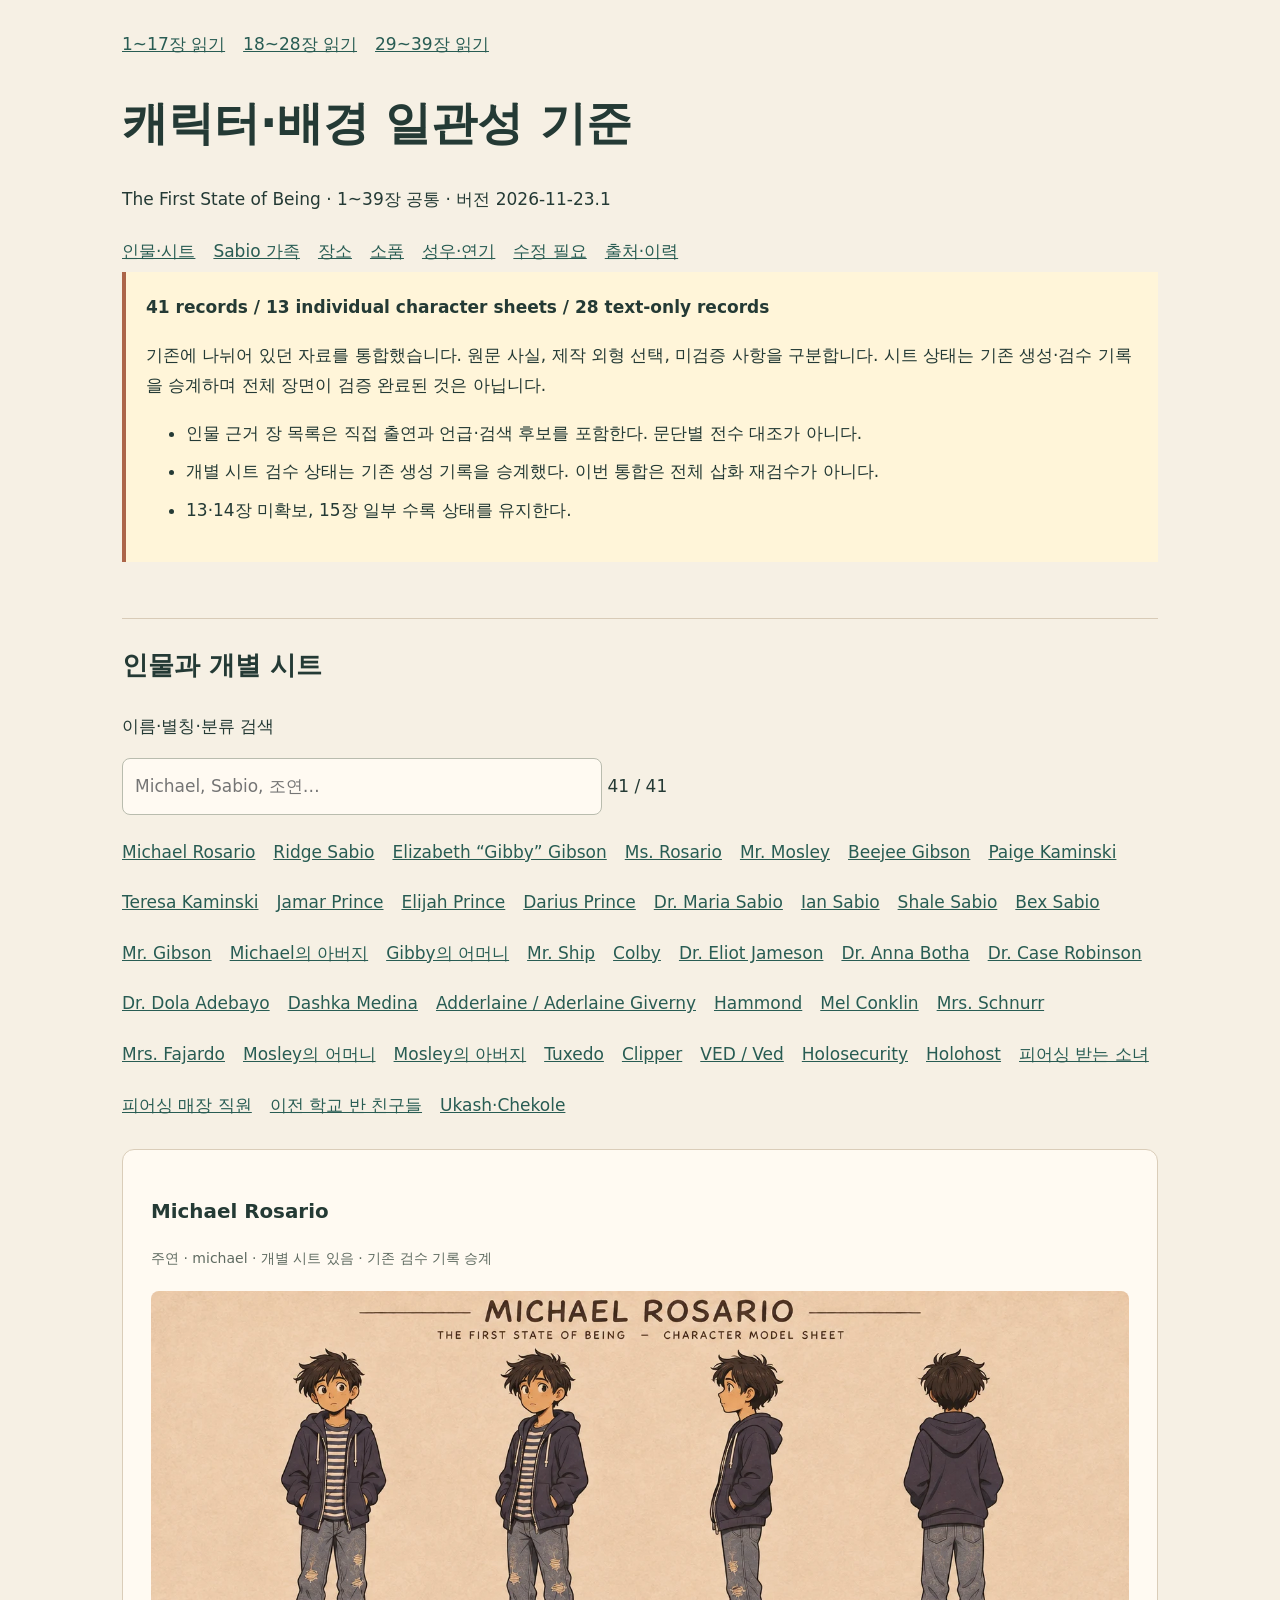
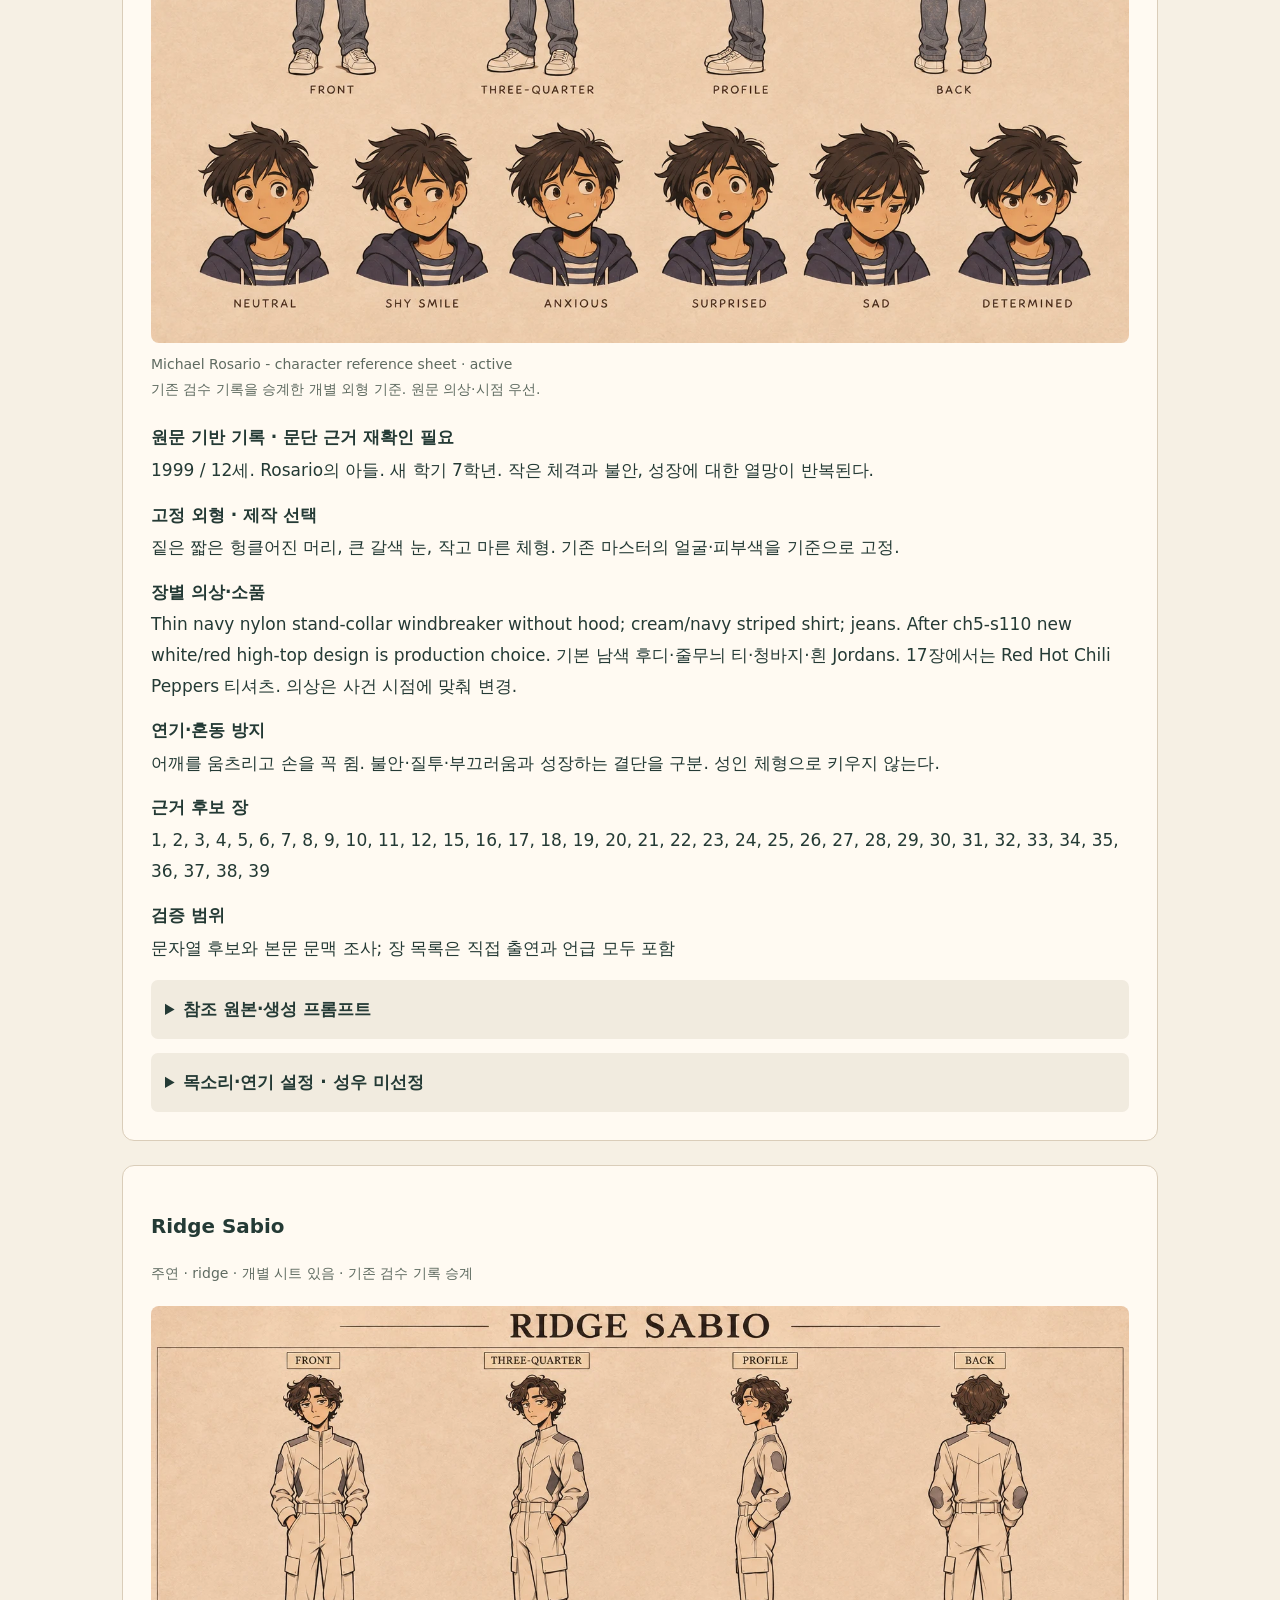
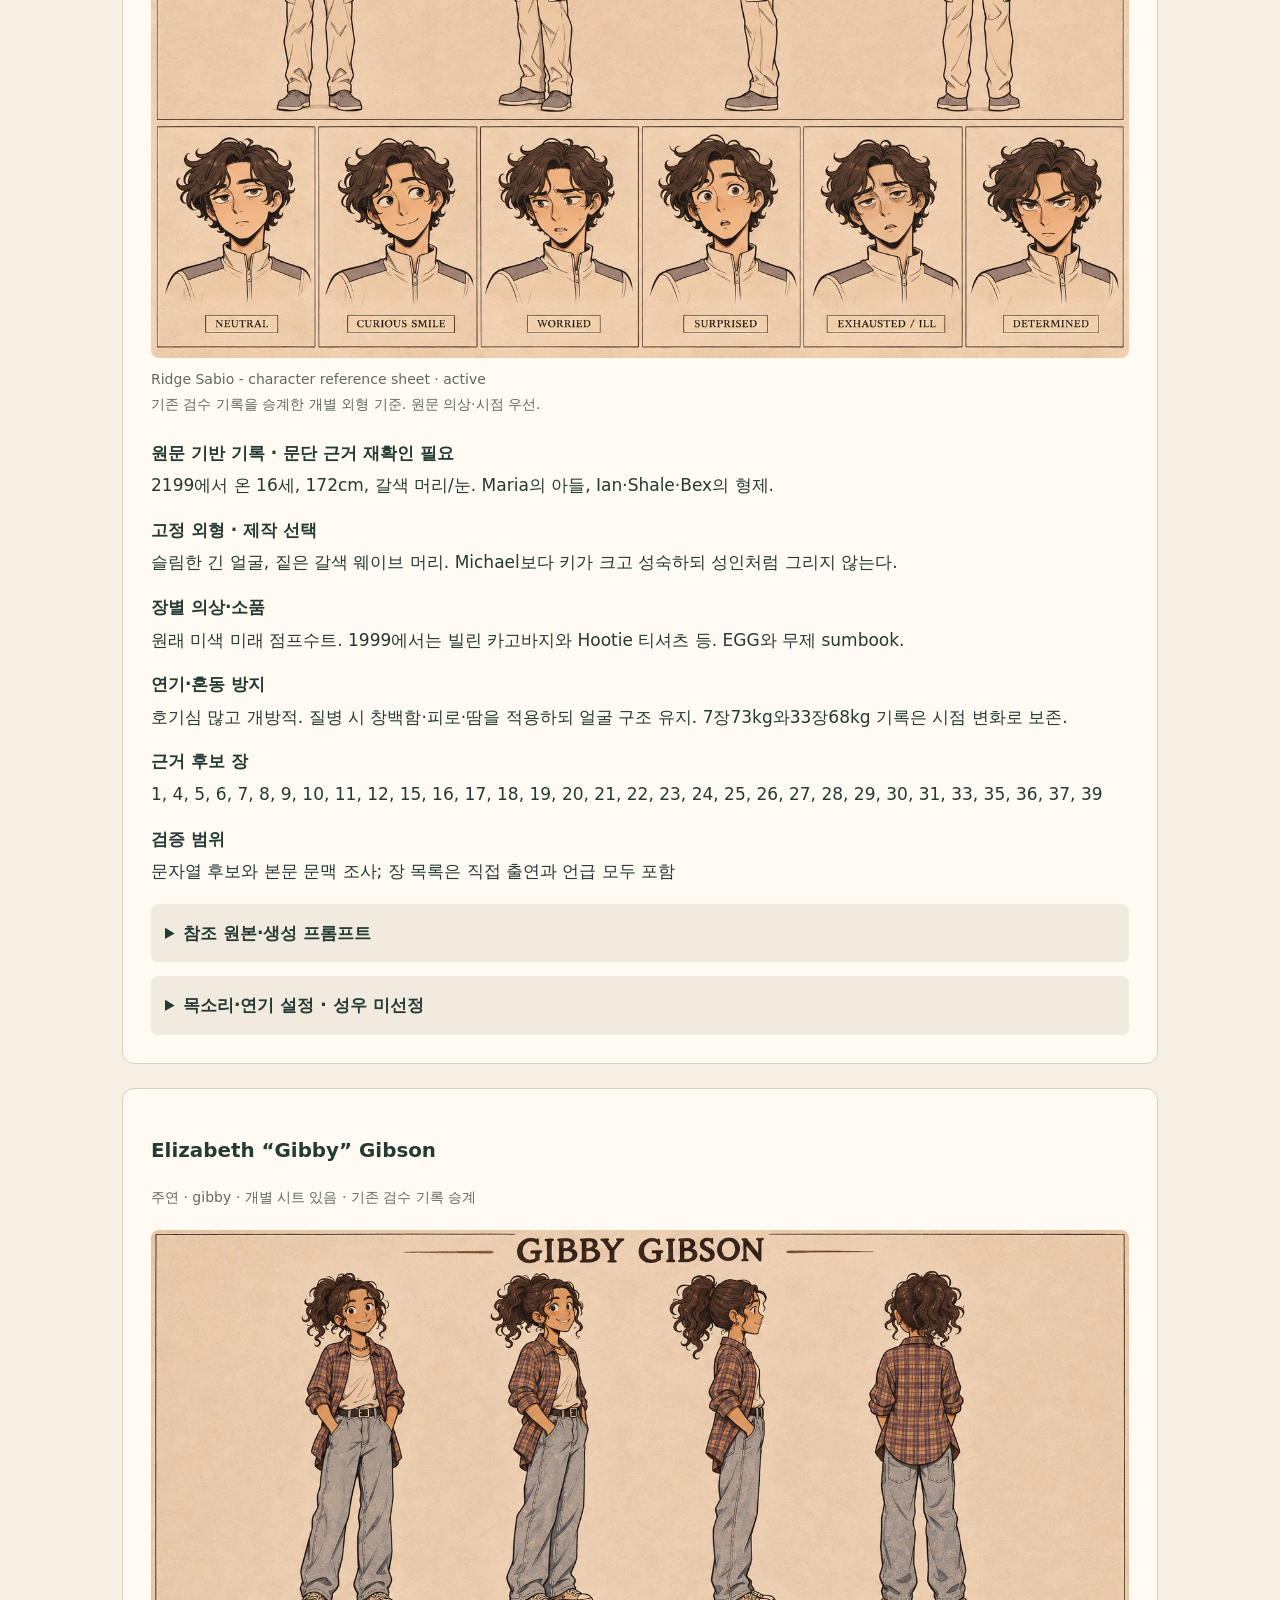
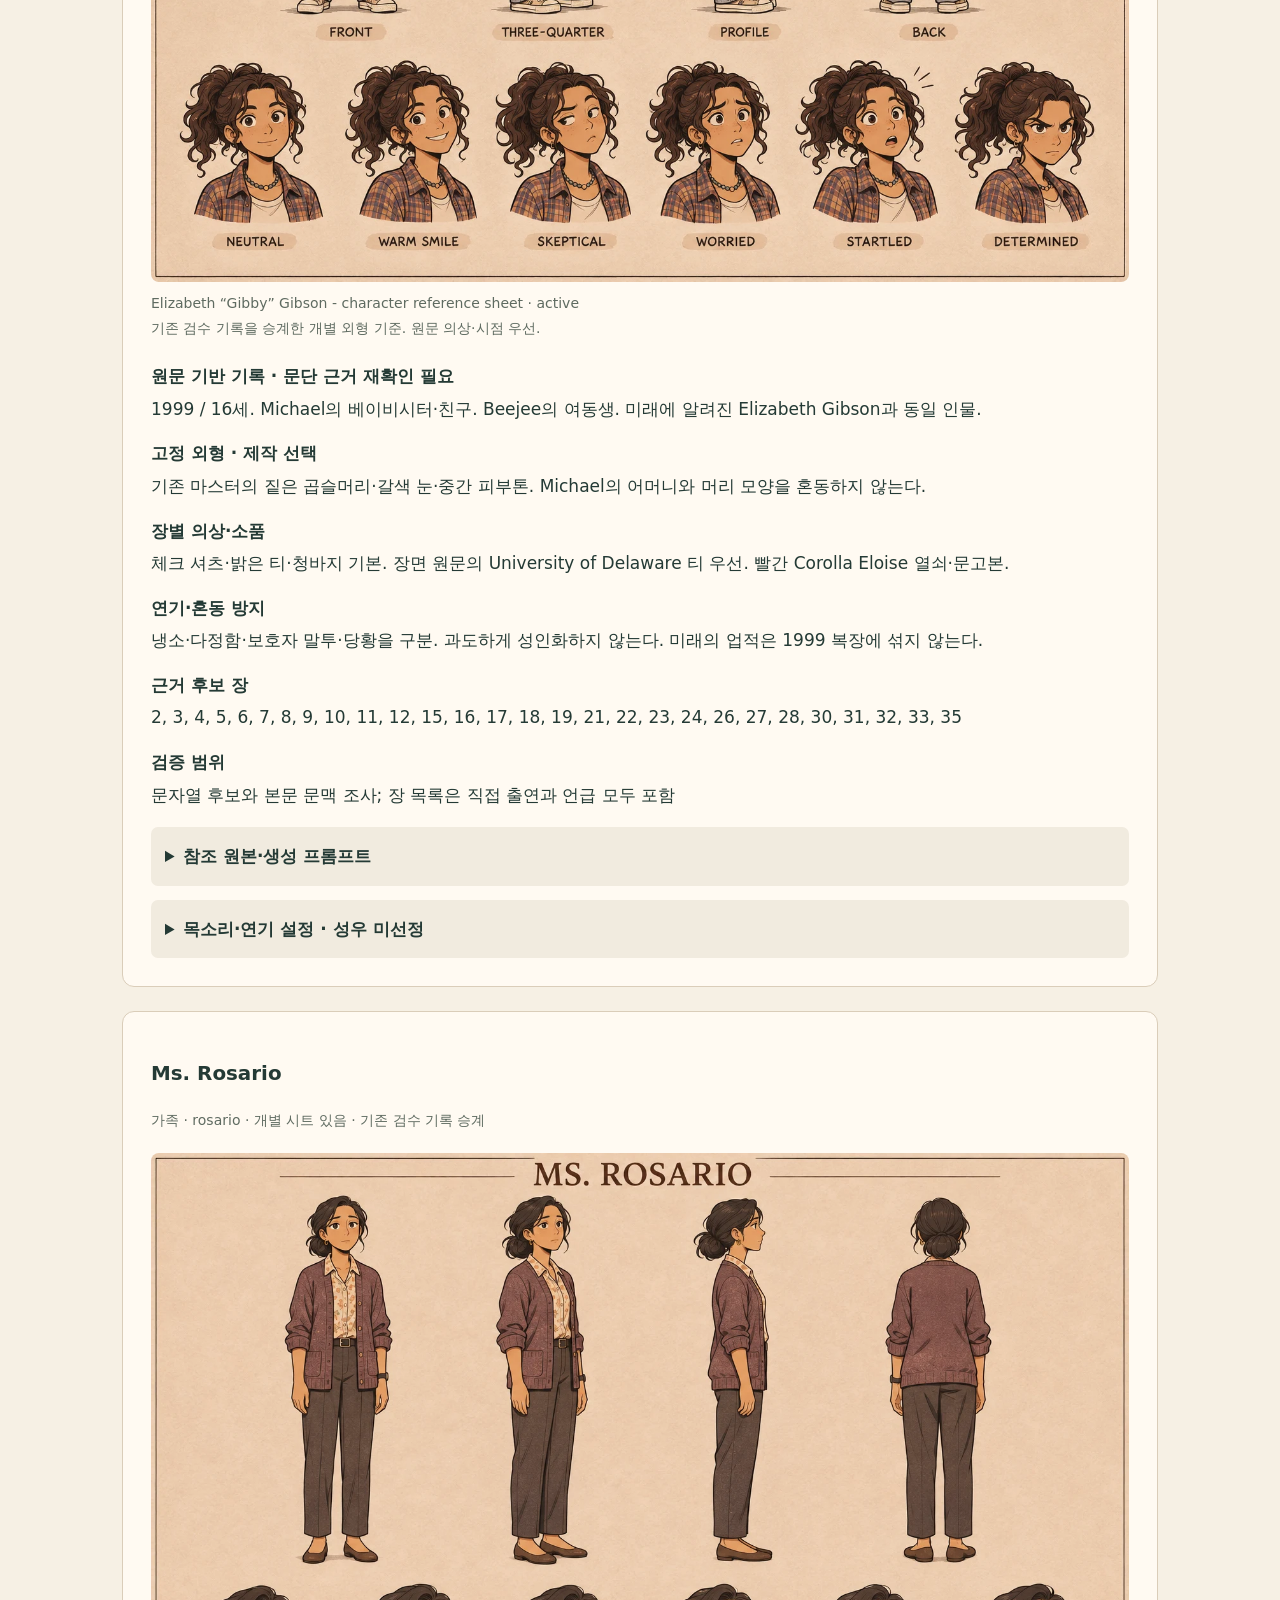
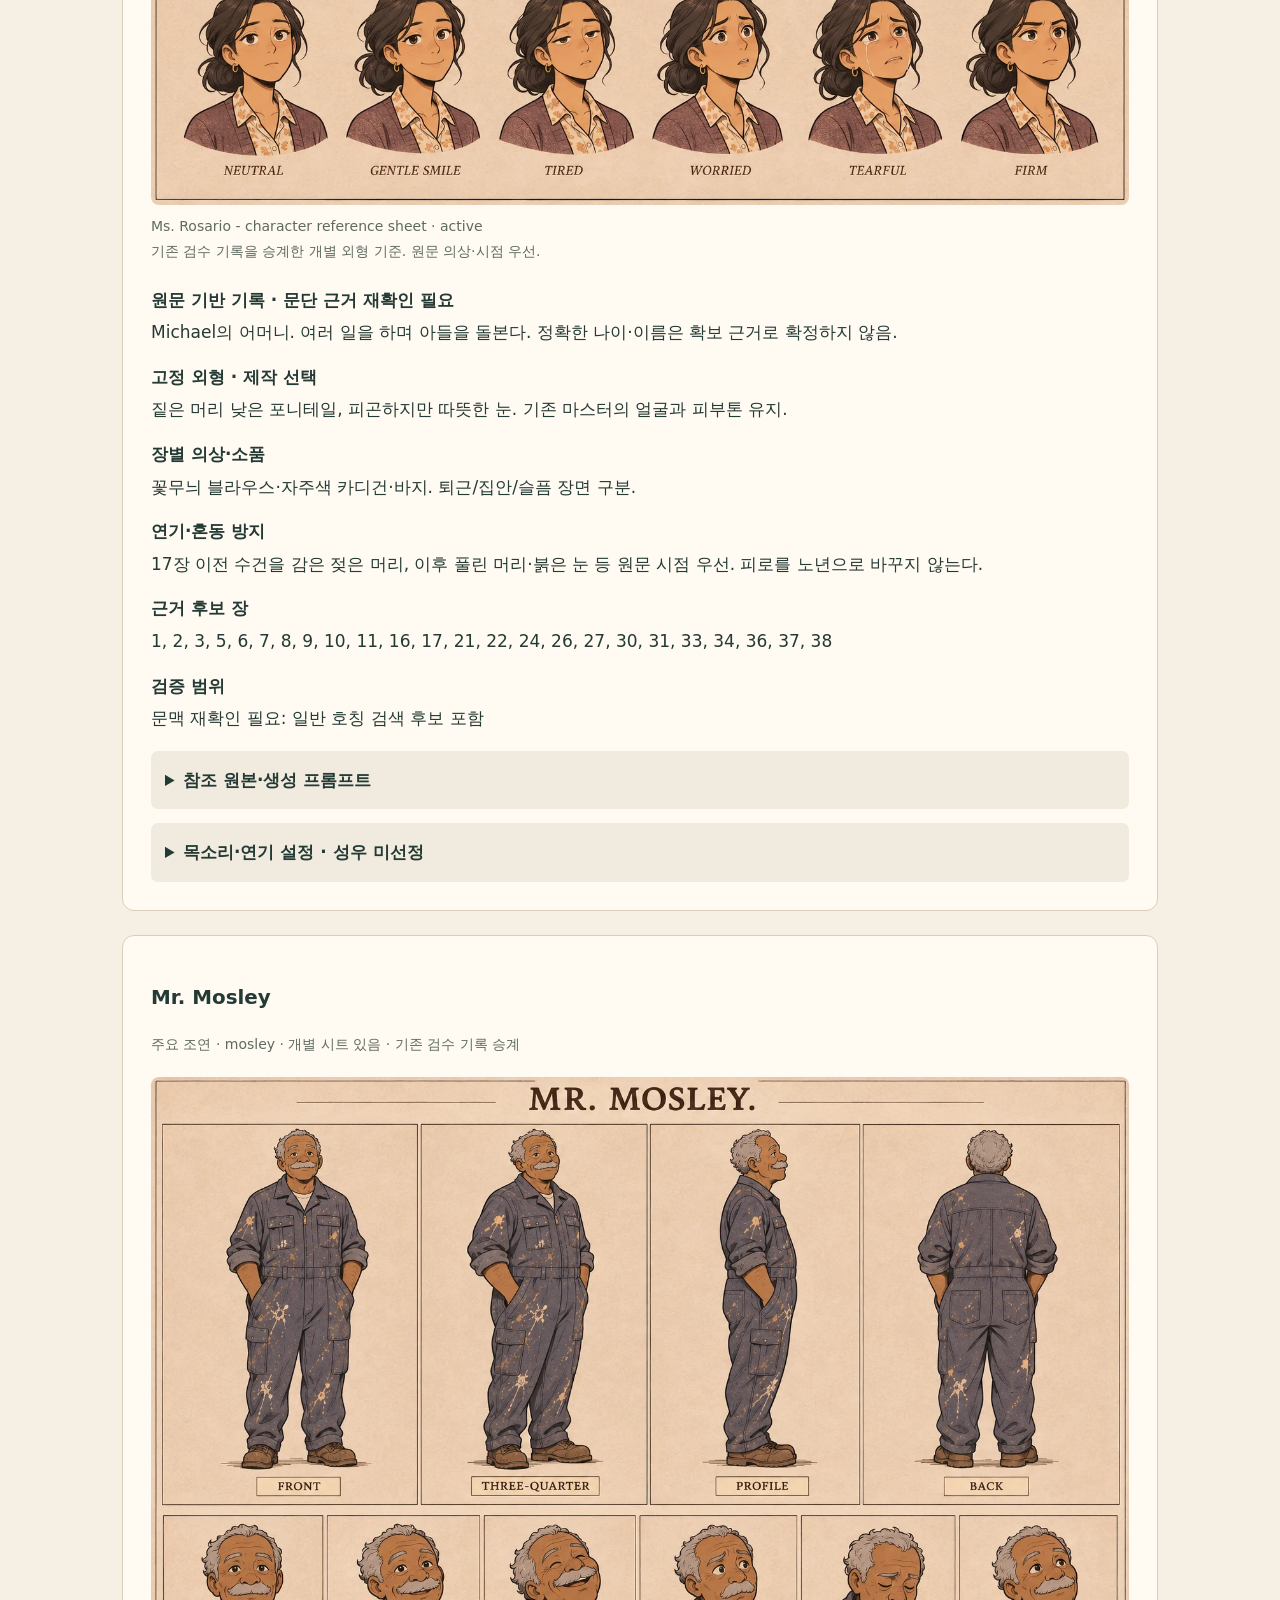
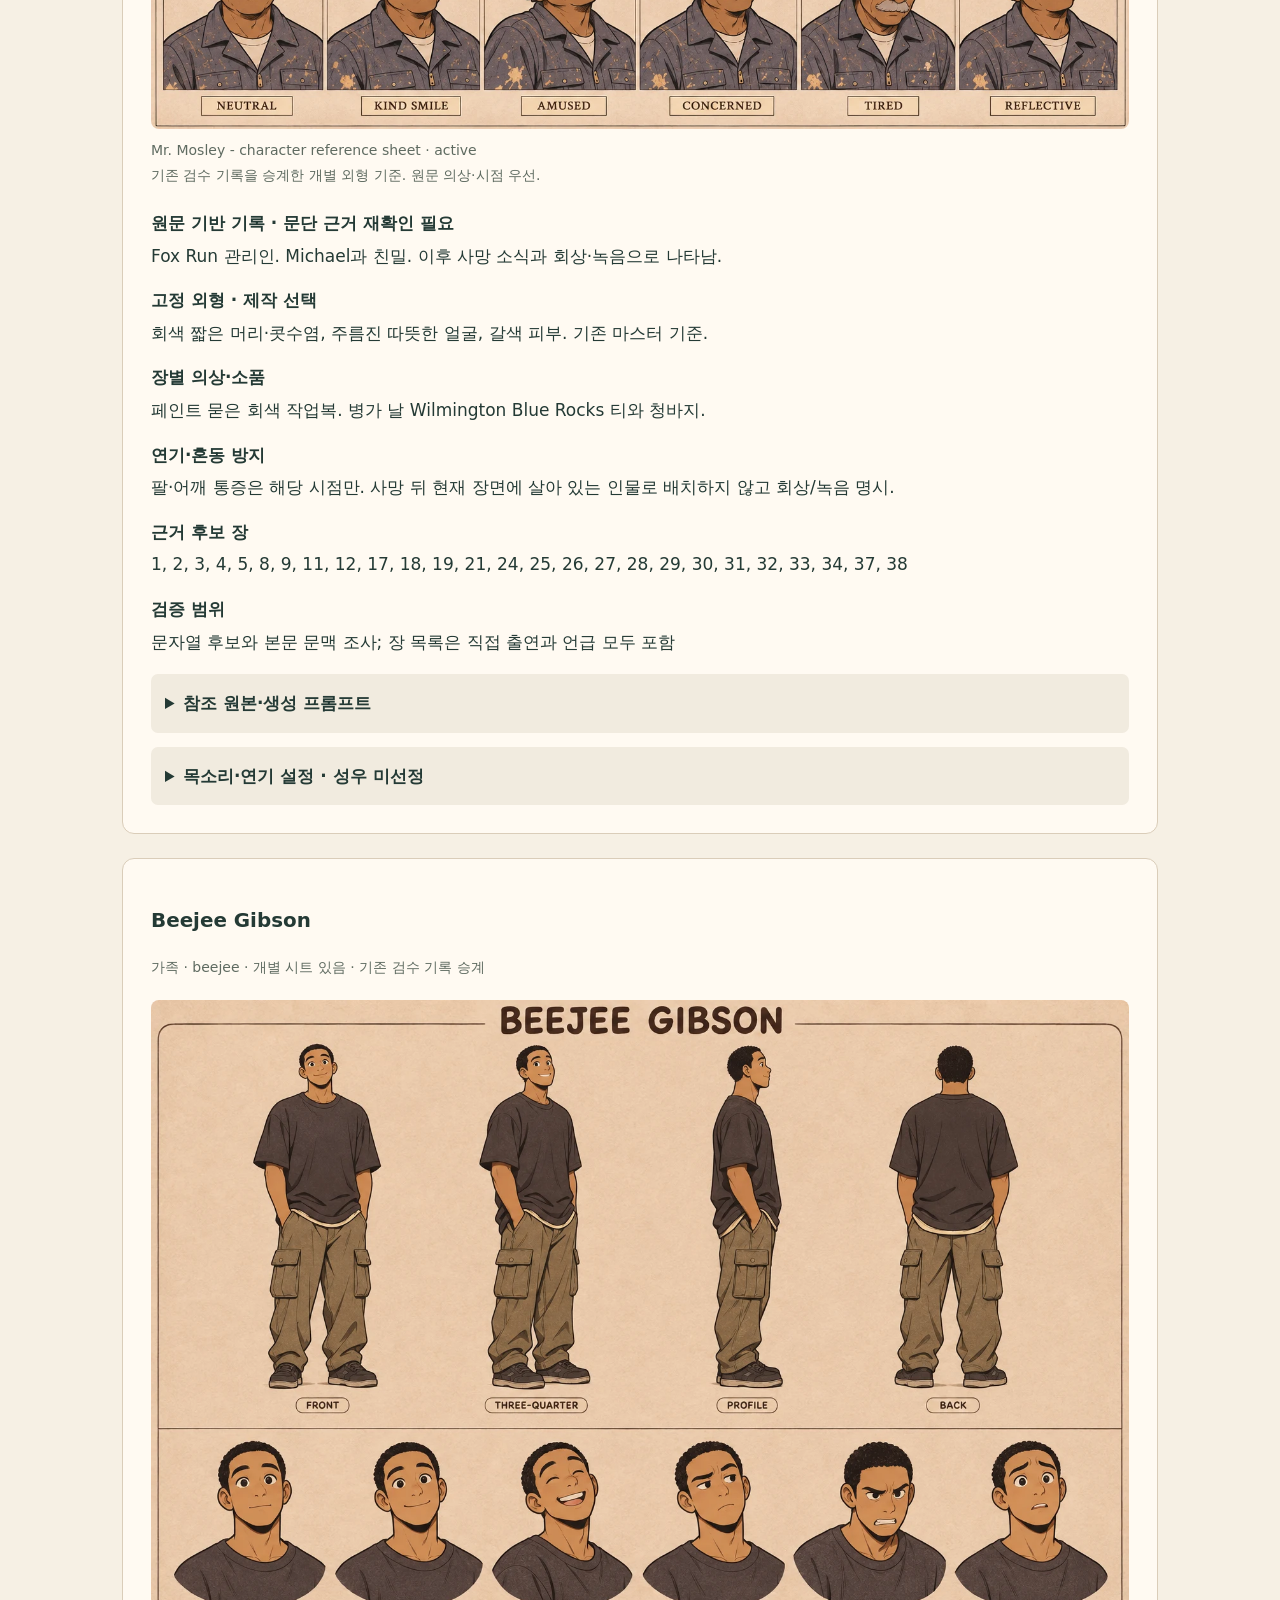
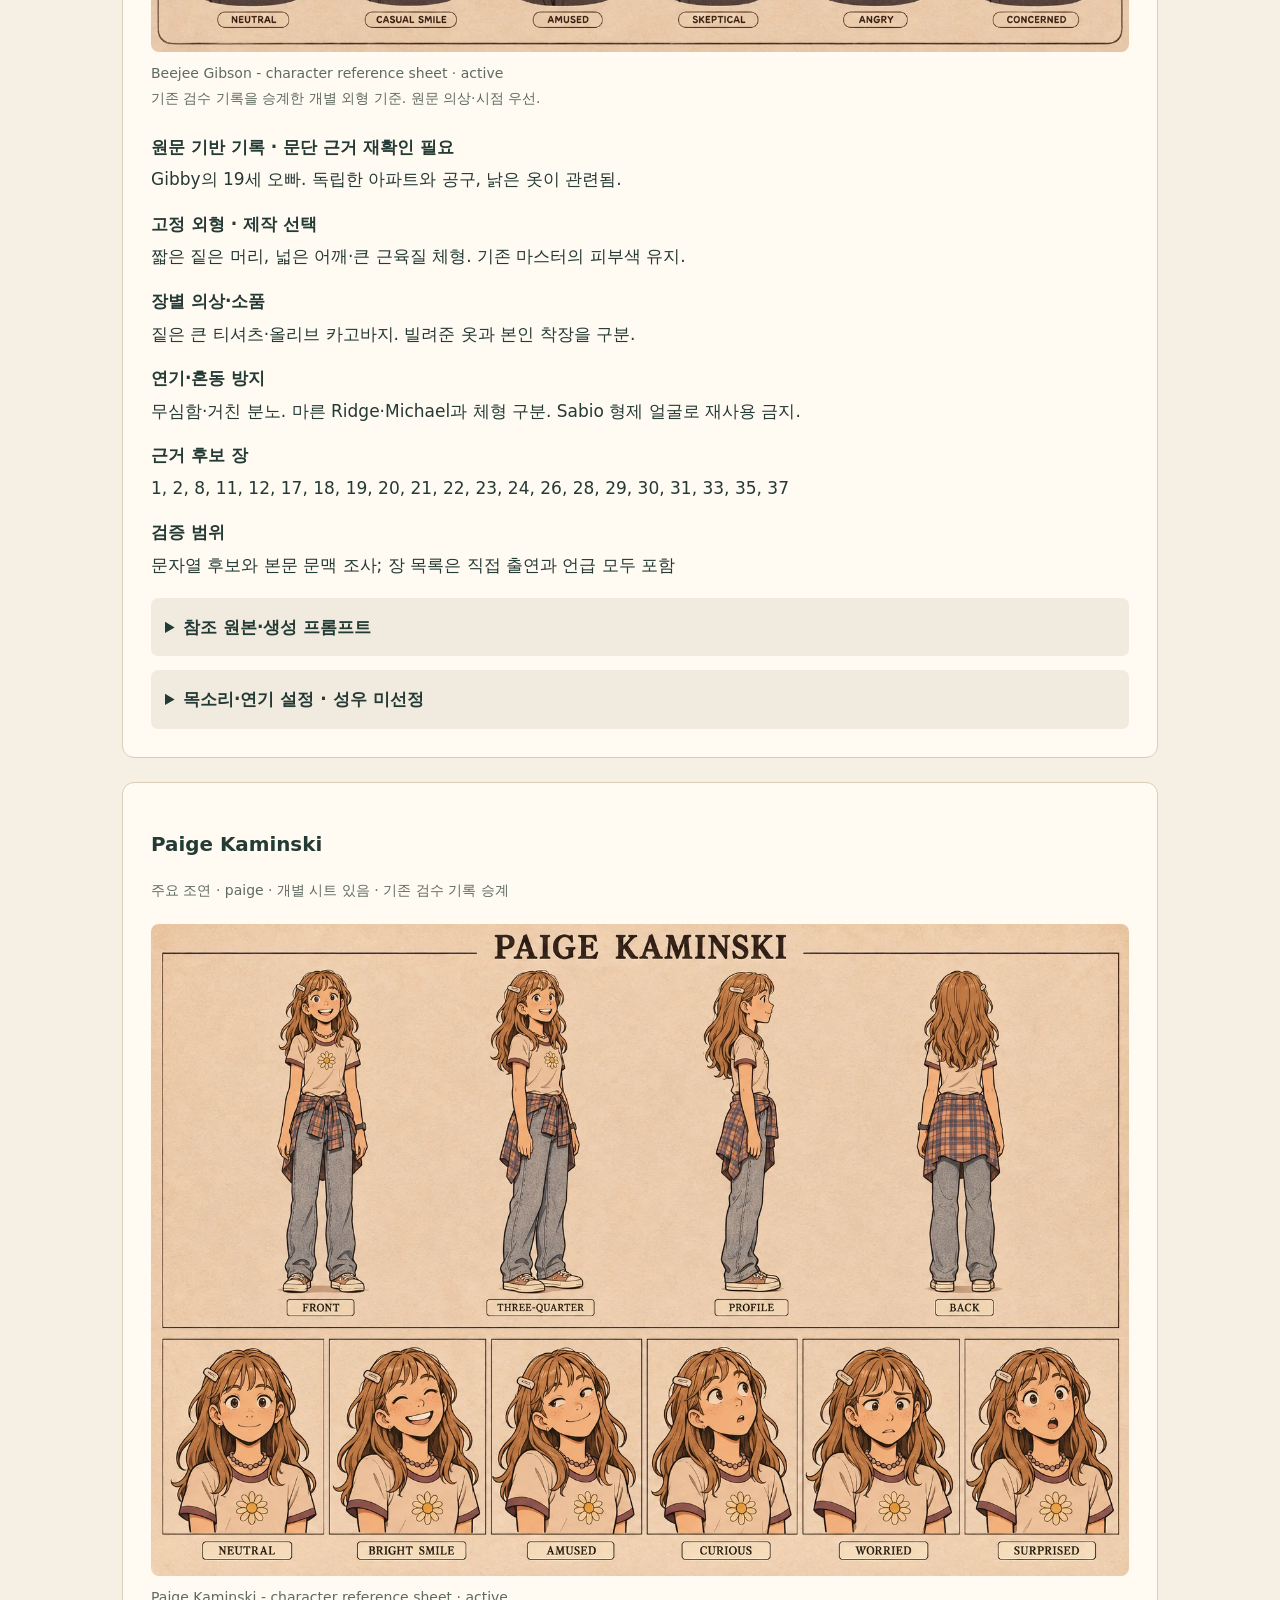
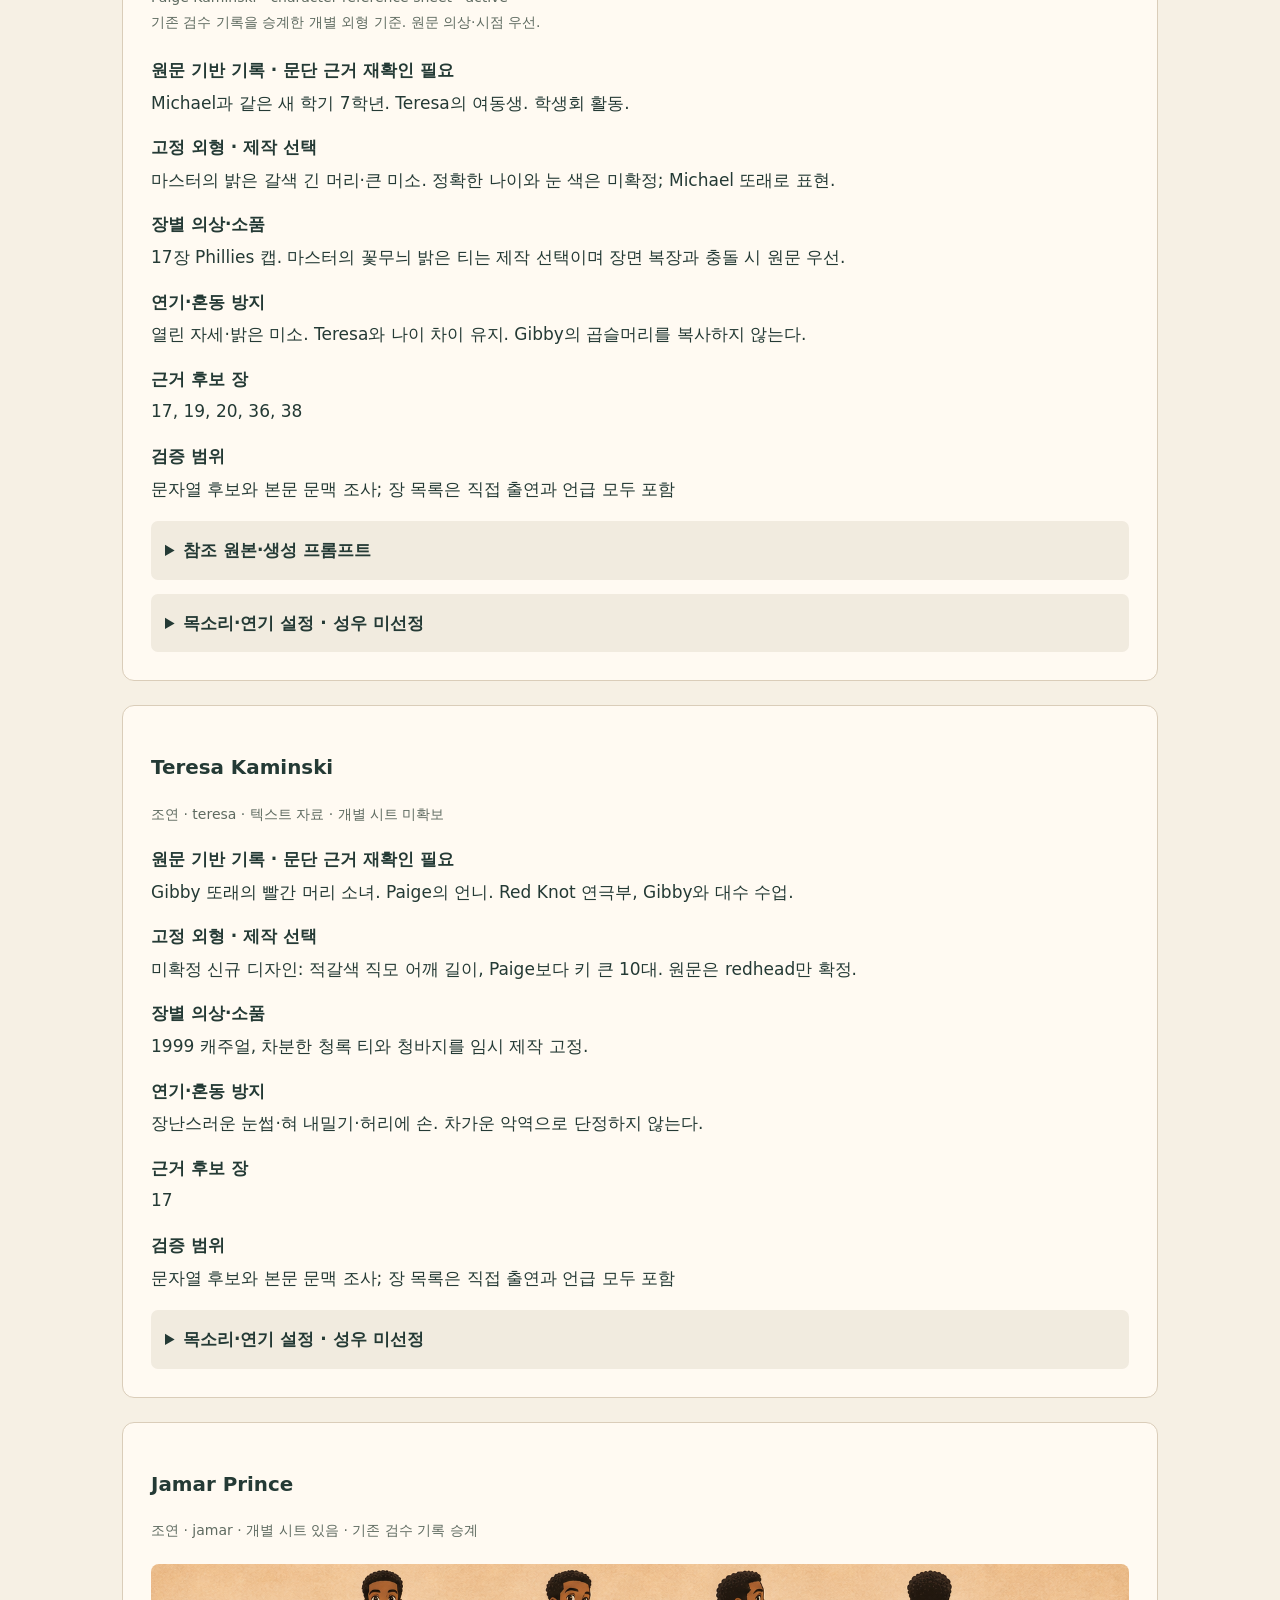
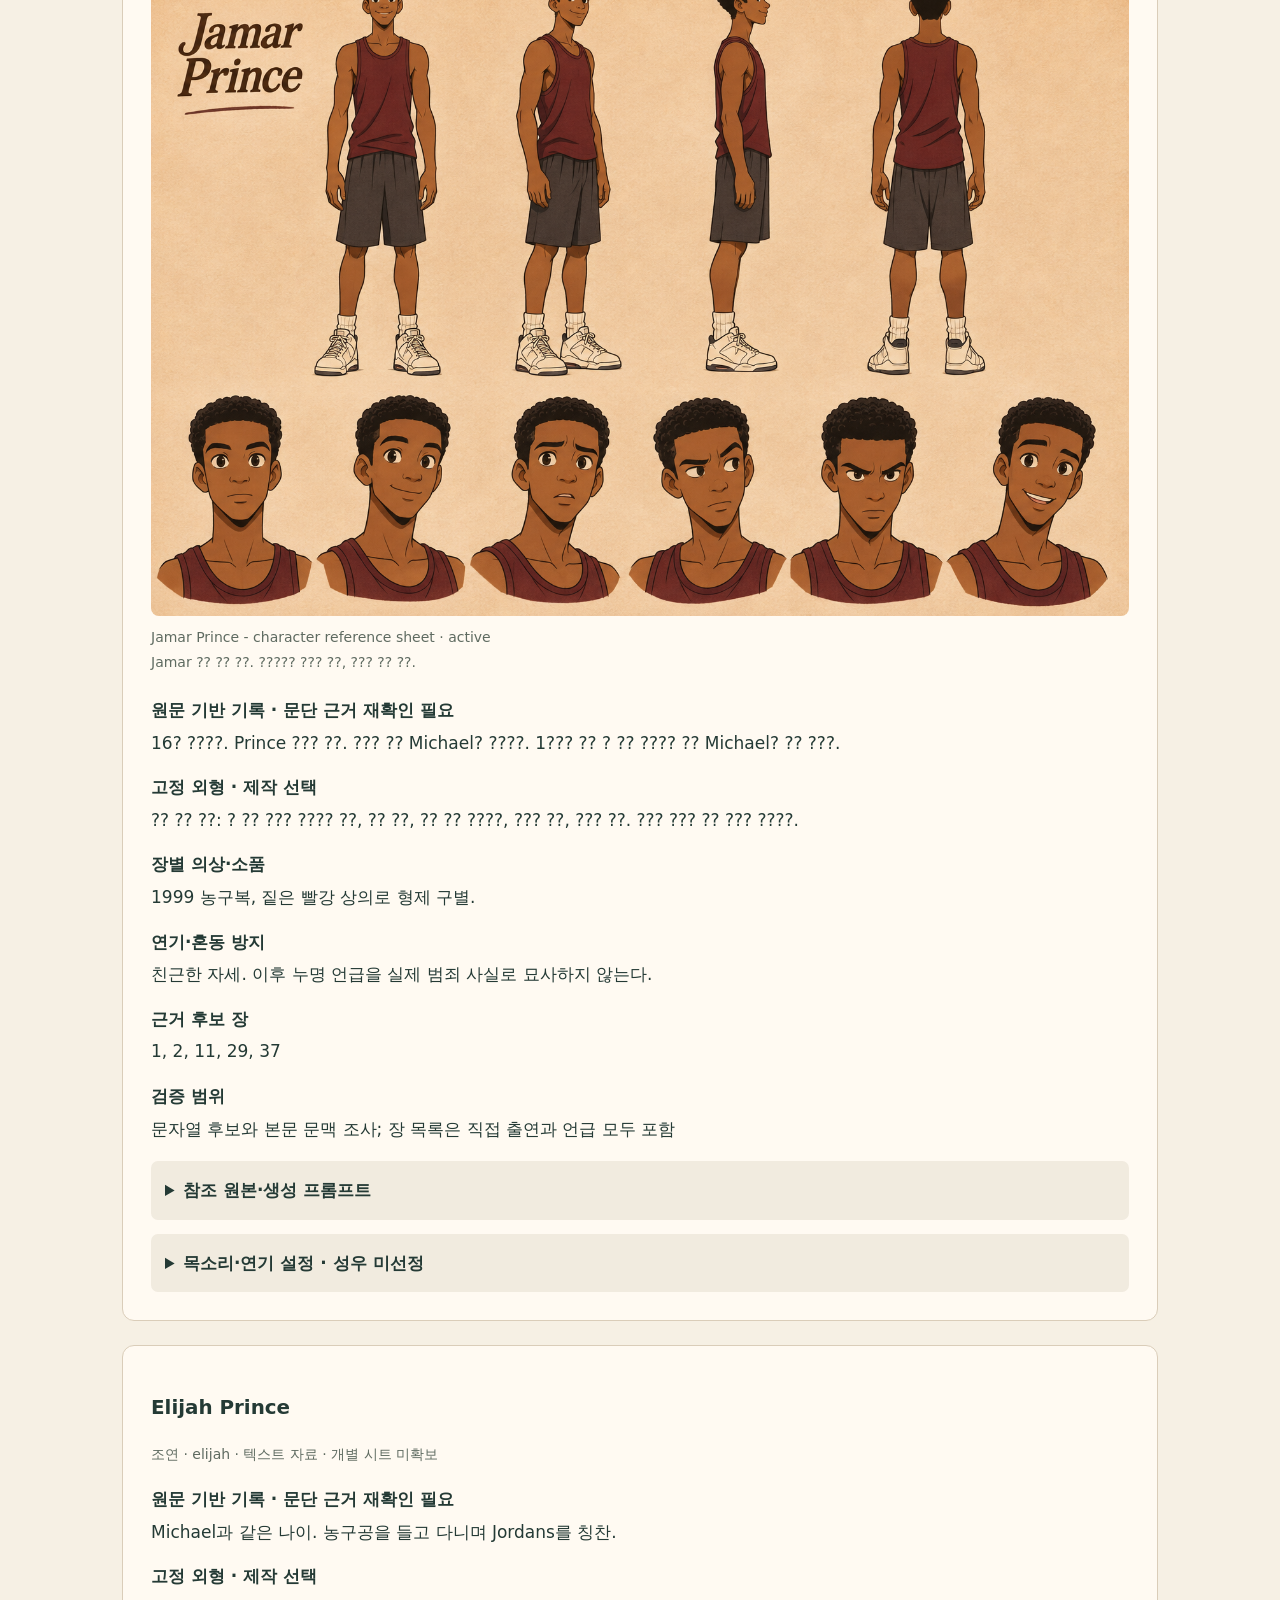
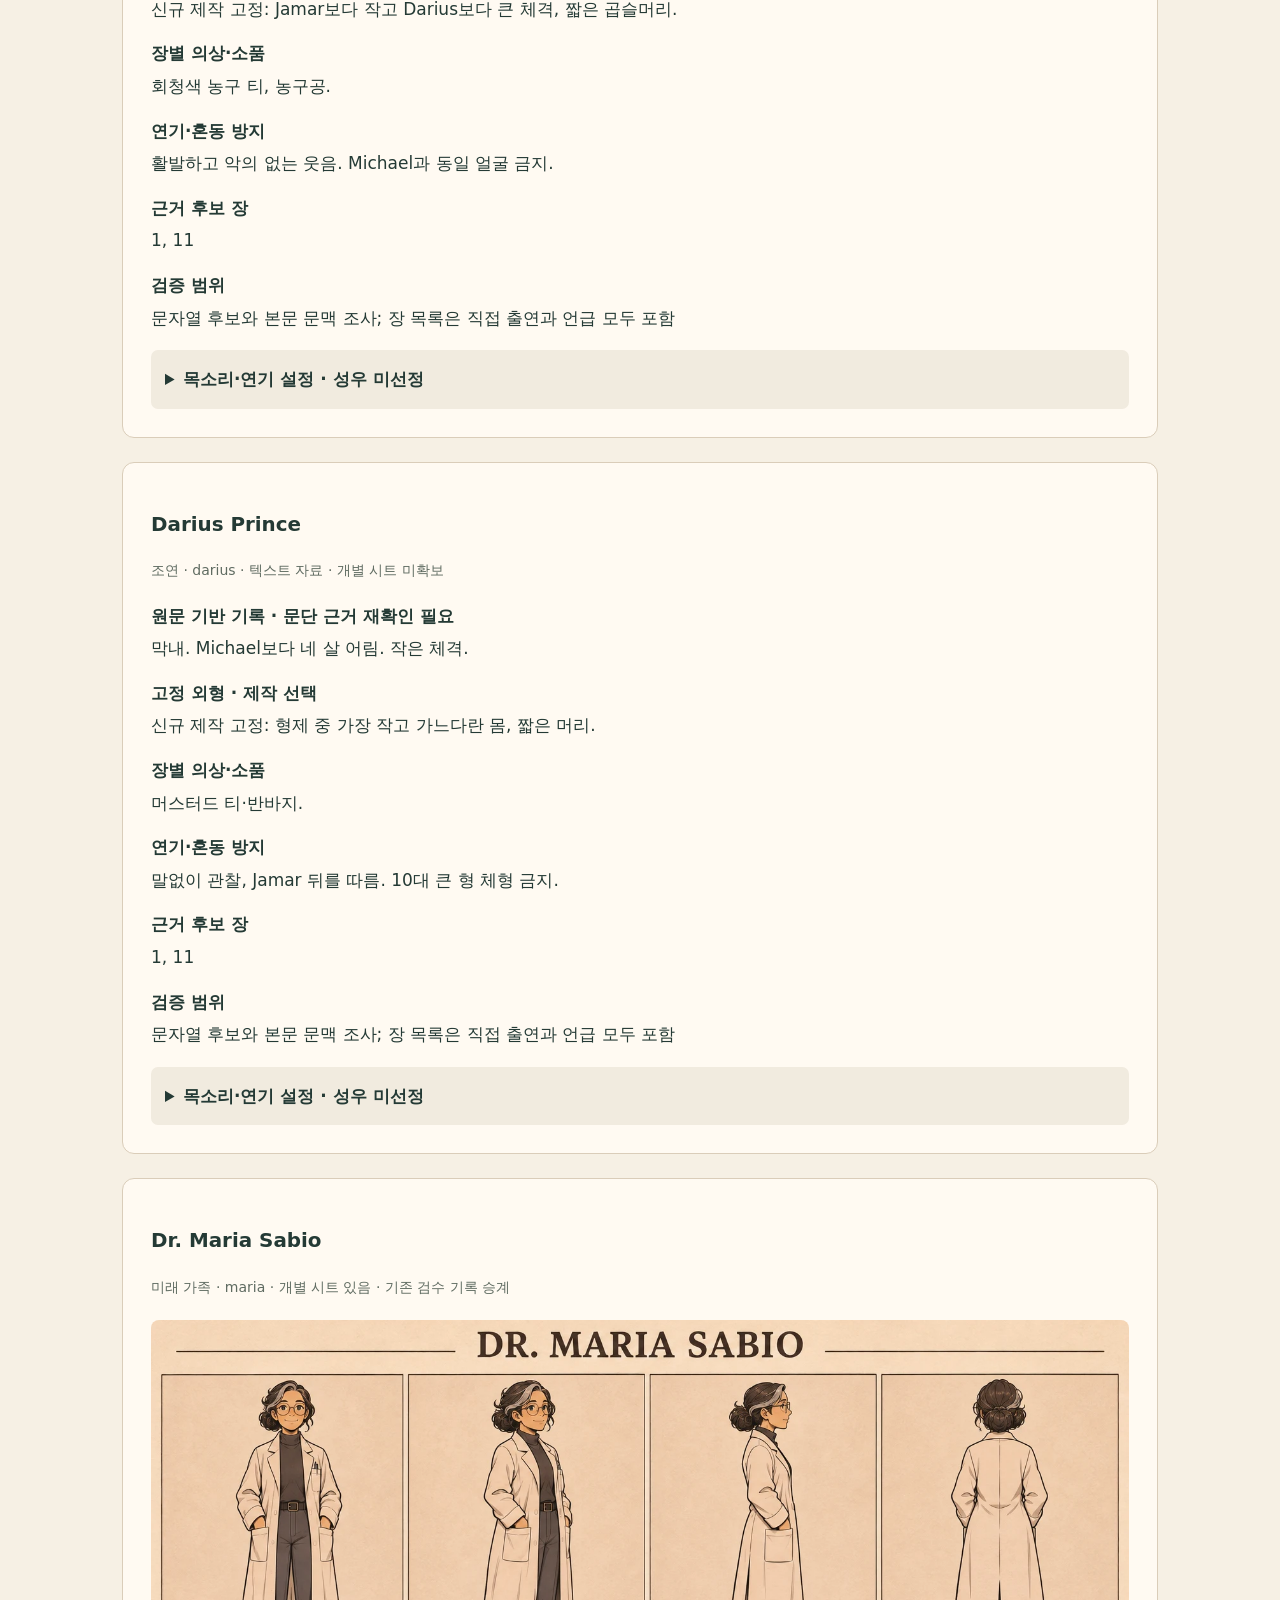
<file: character-sheets.html>
<!doctype html><html lang="ko"><head><meta charset="utf-8"><meta name="viewport" content="width=device-width,initial-scale=1"><title>통합 일관성 자료로 이동</title><link rel="canonical" href="https://kingspledu.github.io/the-first-state-of-being-1-17-reader/resources.html"><noscript><meta http-equiv="refresh" content="0;url=https://kingspledu.github.io/the-first-state-of-being-1-17-reader/resources.html#cast"></noscript></head><body><main><h1>일관성 자료가 통합되었습니다</h1><p>전 장 공통 페이지에서 인물·시트·배경·성우 설정을 확인할 수 있습니다.</p><p><a id="destination" href="https://kingspledu.github.io/the-first-state-of-being-1-17-reader/resources.html#cast">통합 자료 열기</a></p></main><script>const aliases={'audio-personas':'voices','search':'cast','count':'cast'};const raw=location.hash.slice(1);const safe=/^[a-z][a-z0-9-]*$/.test(raw)?raw:'';const target="https://kingspledu.github.io/the-first-state-of-being-1-17-reader/resources.html"+'#'+(aliases[safe]||safe||"cast");document.getElementById('destination').href=target;location.replace(target);</script></body></html>
</file>
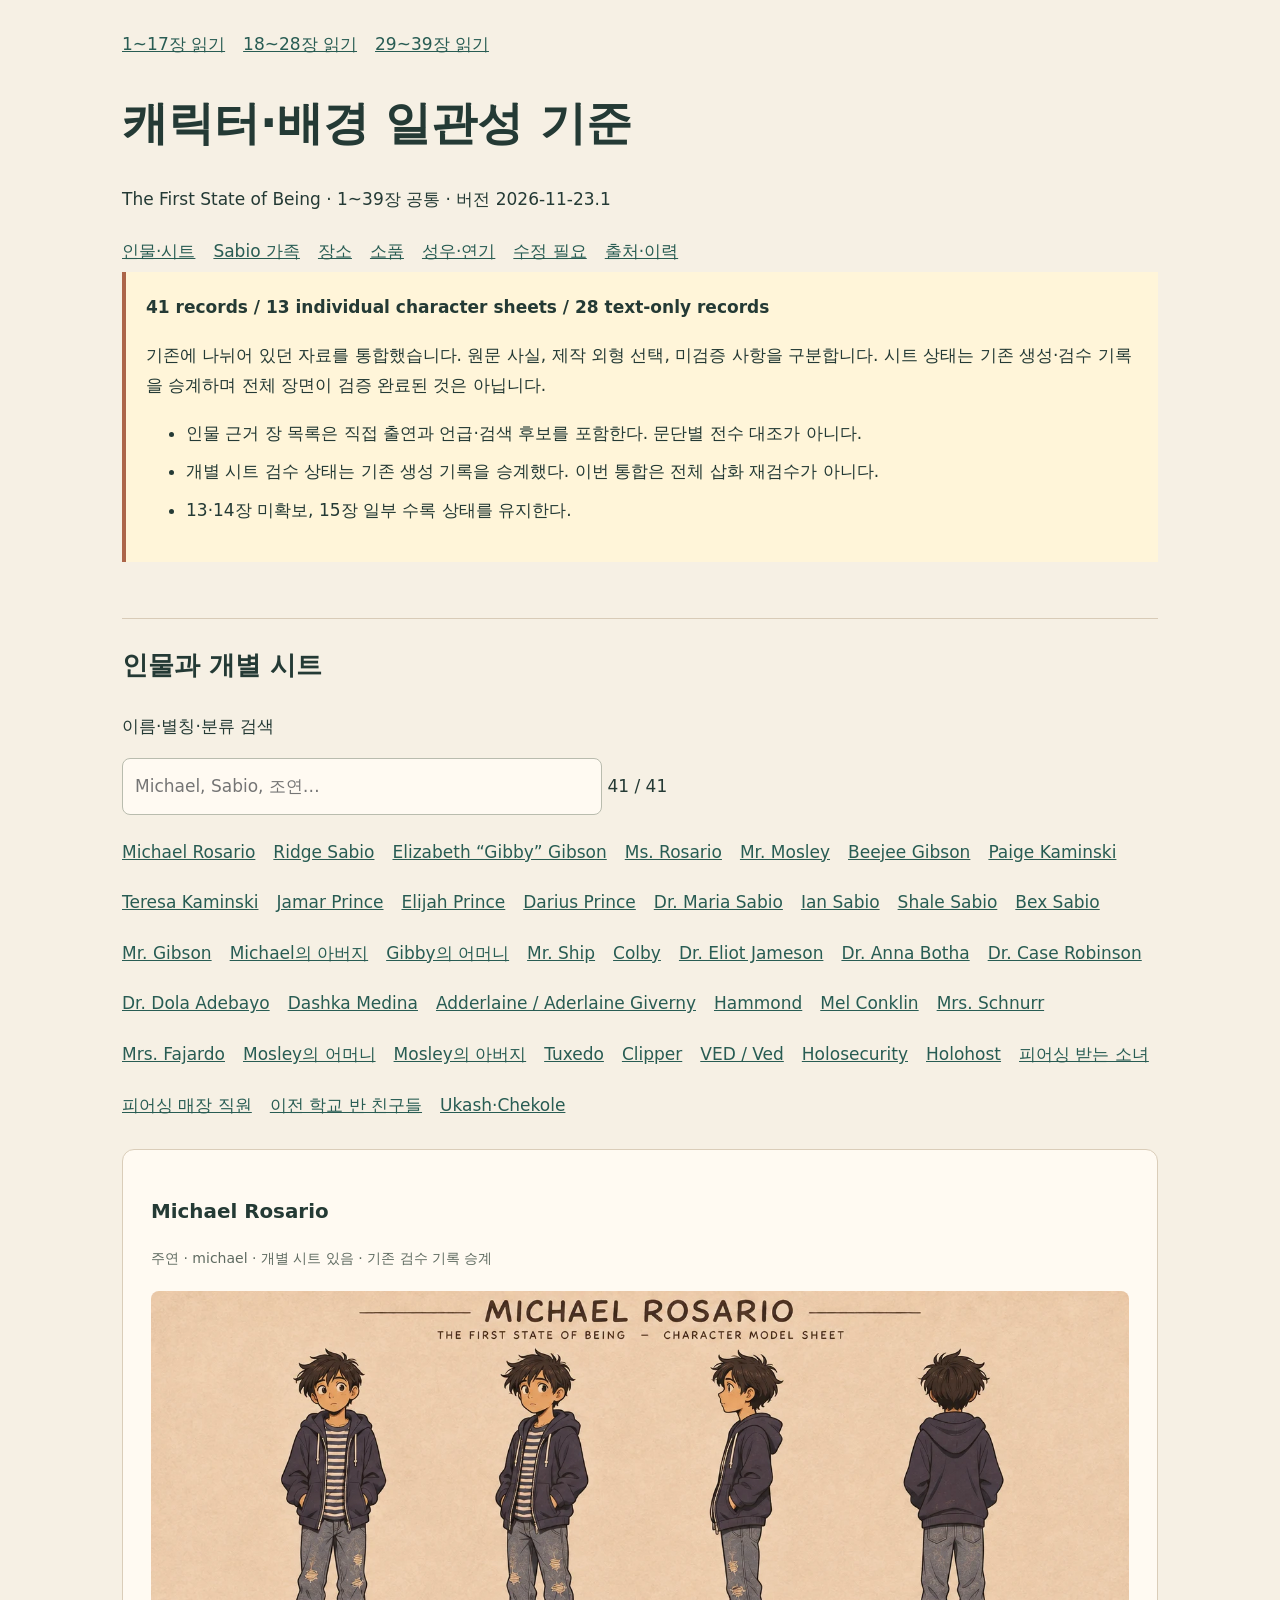
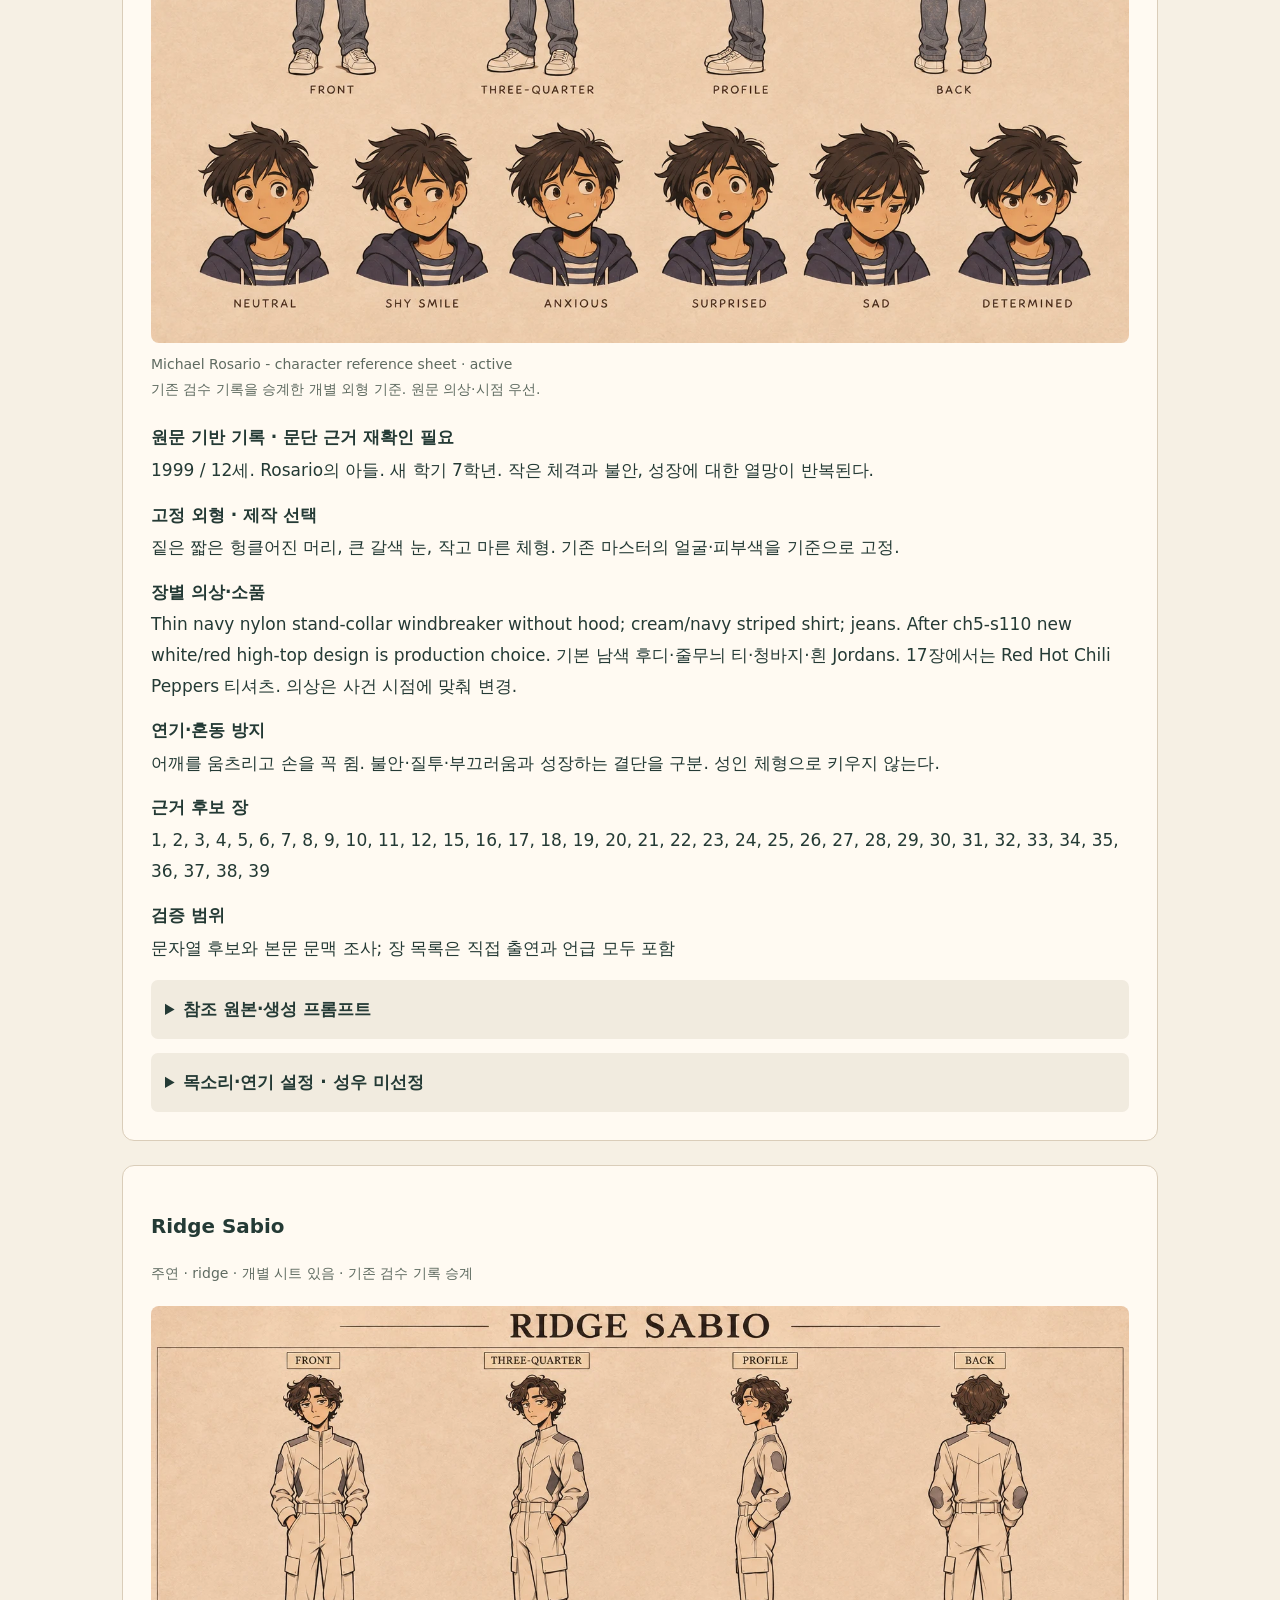
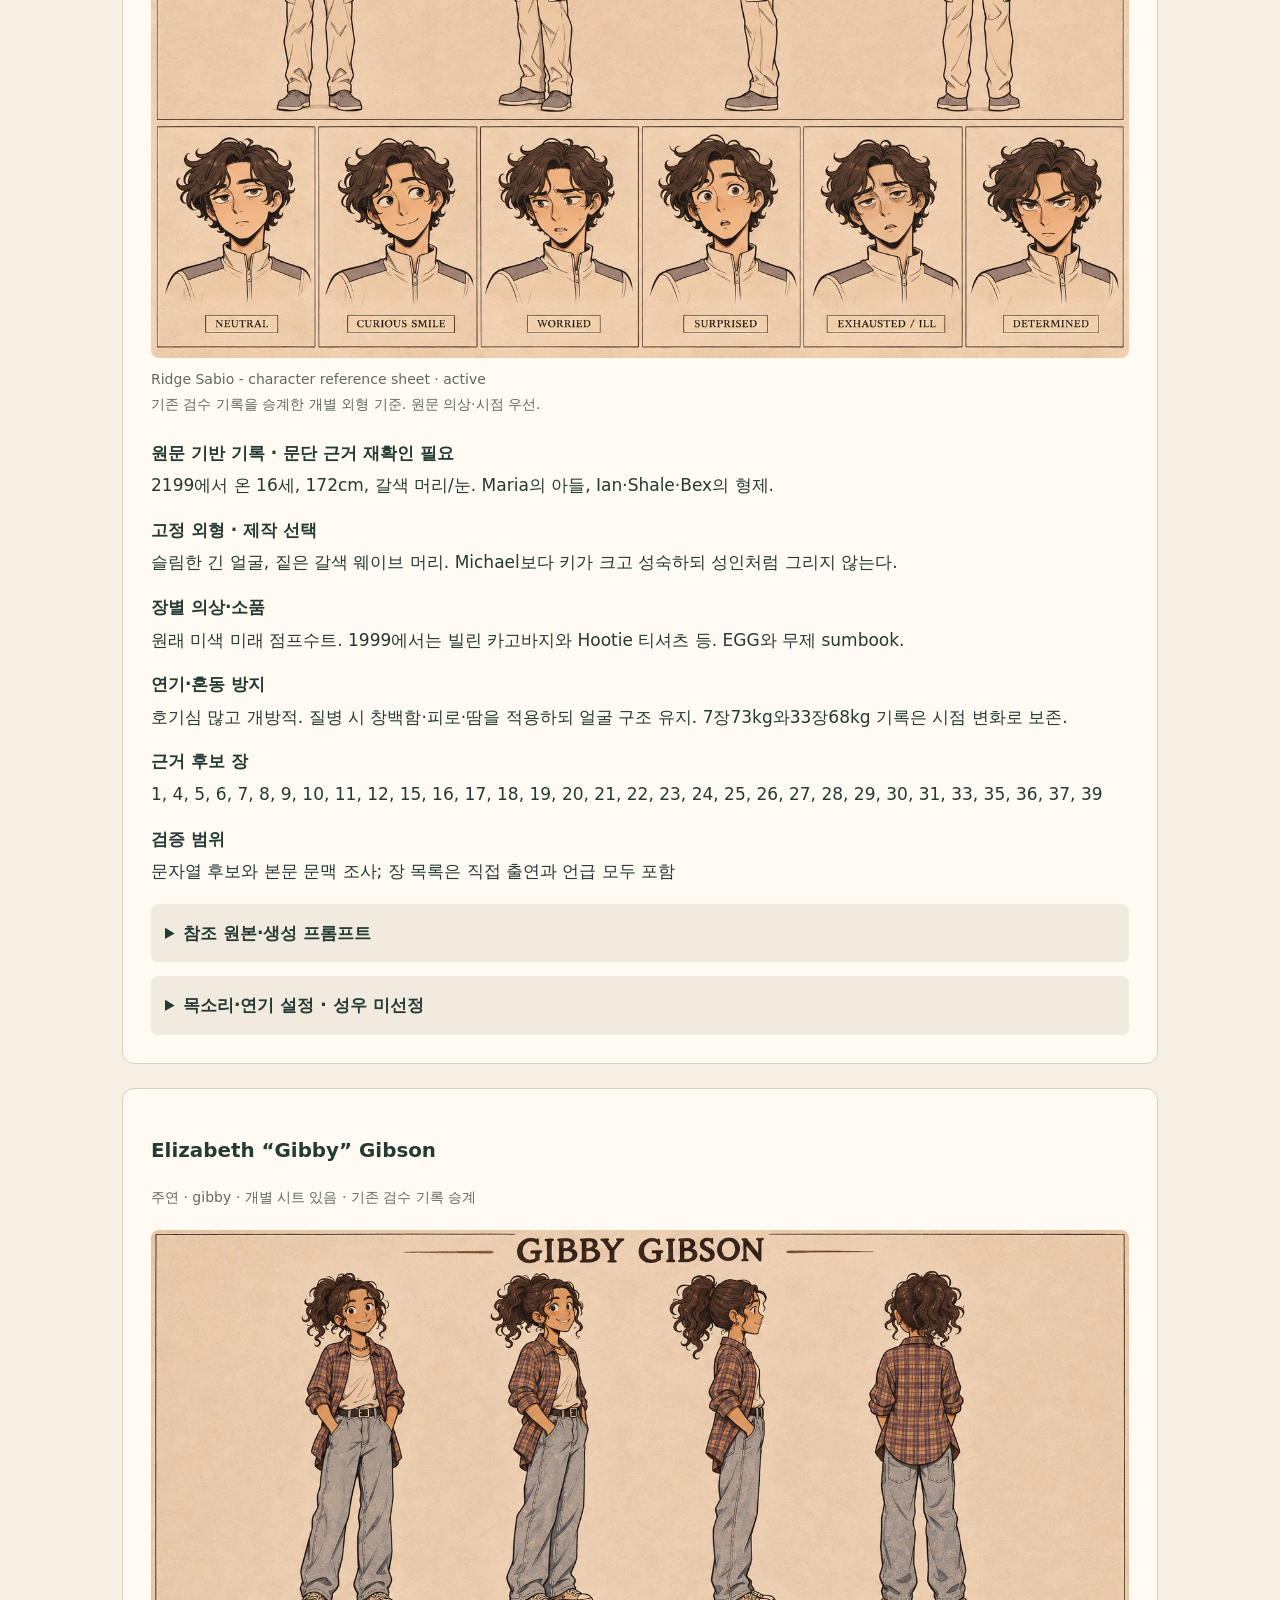
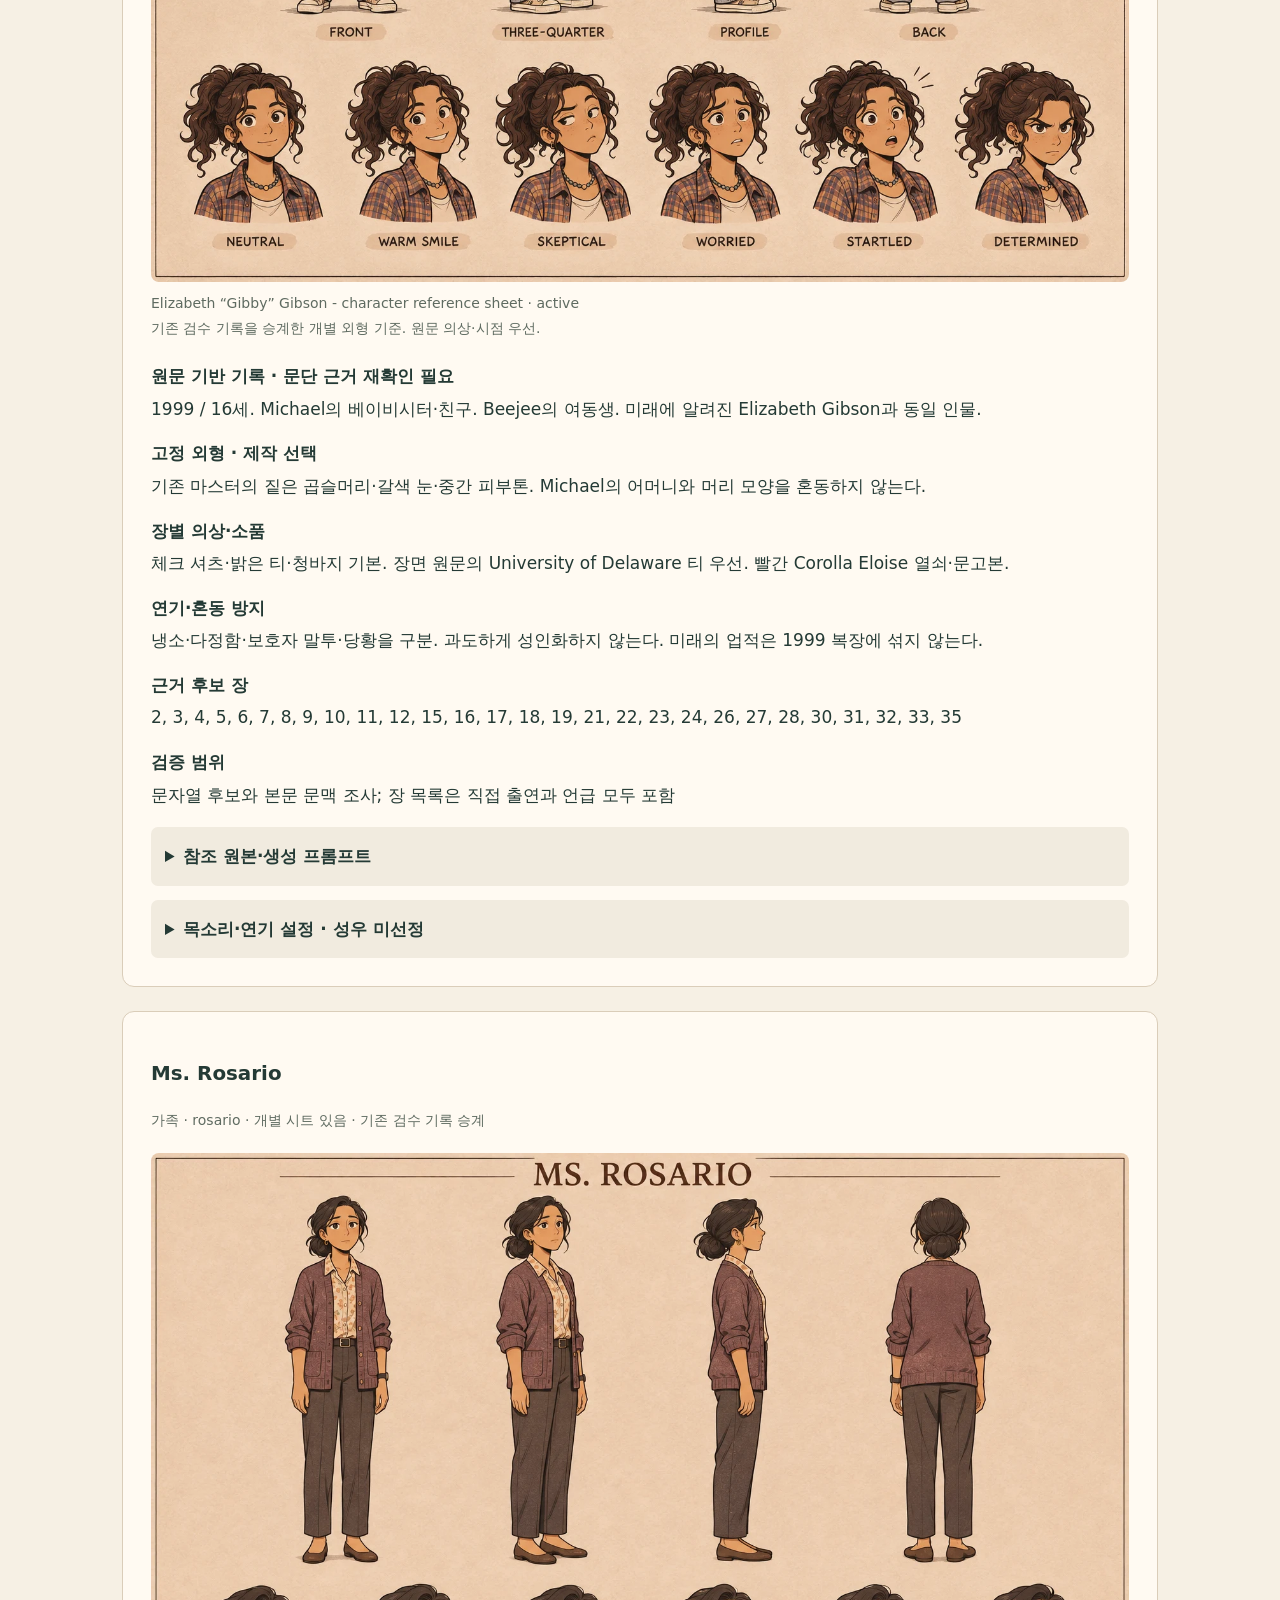
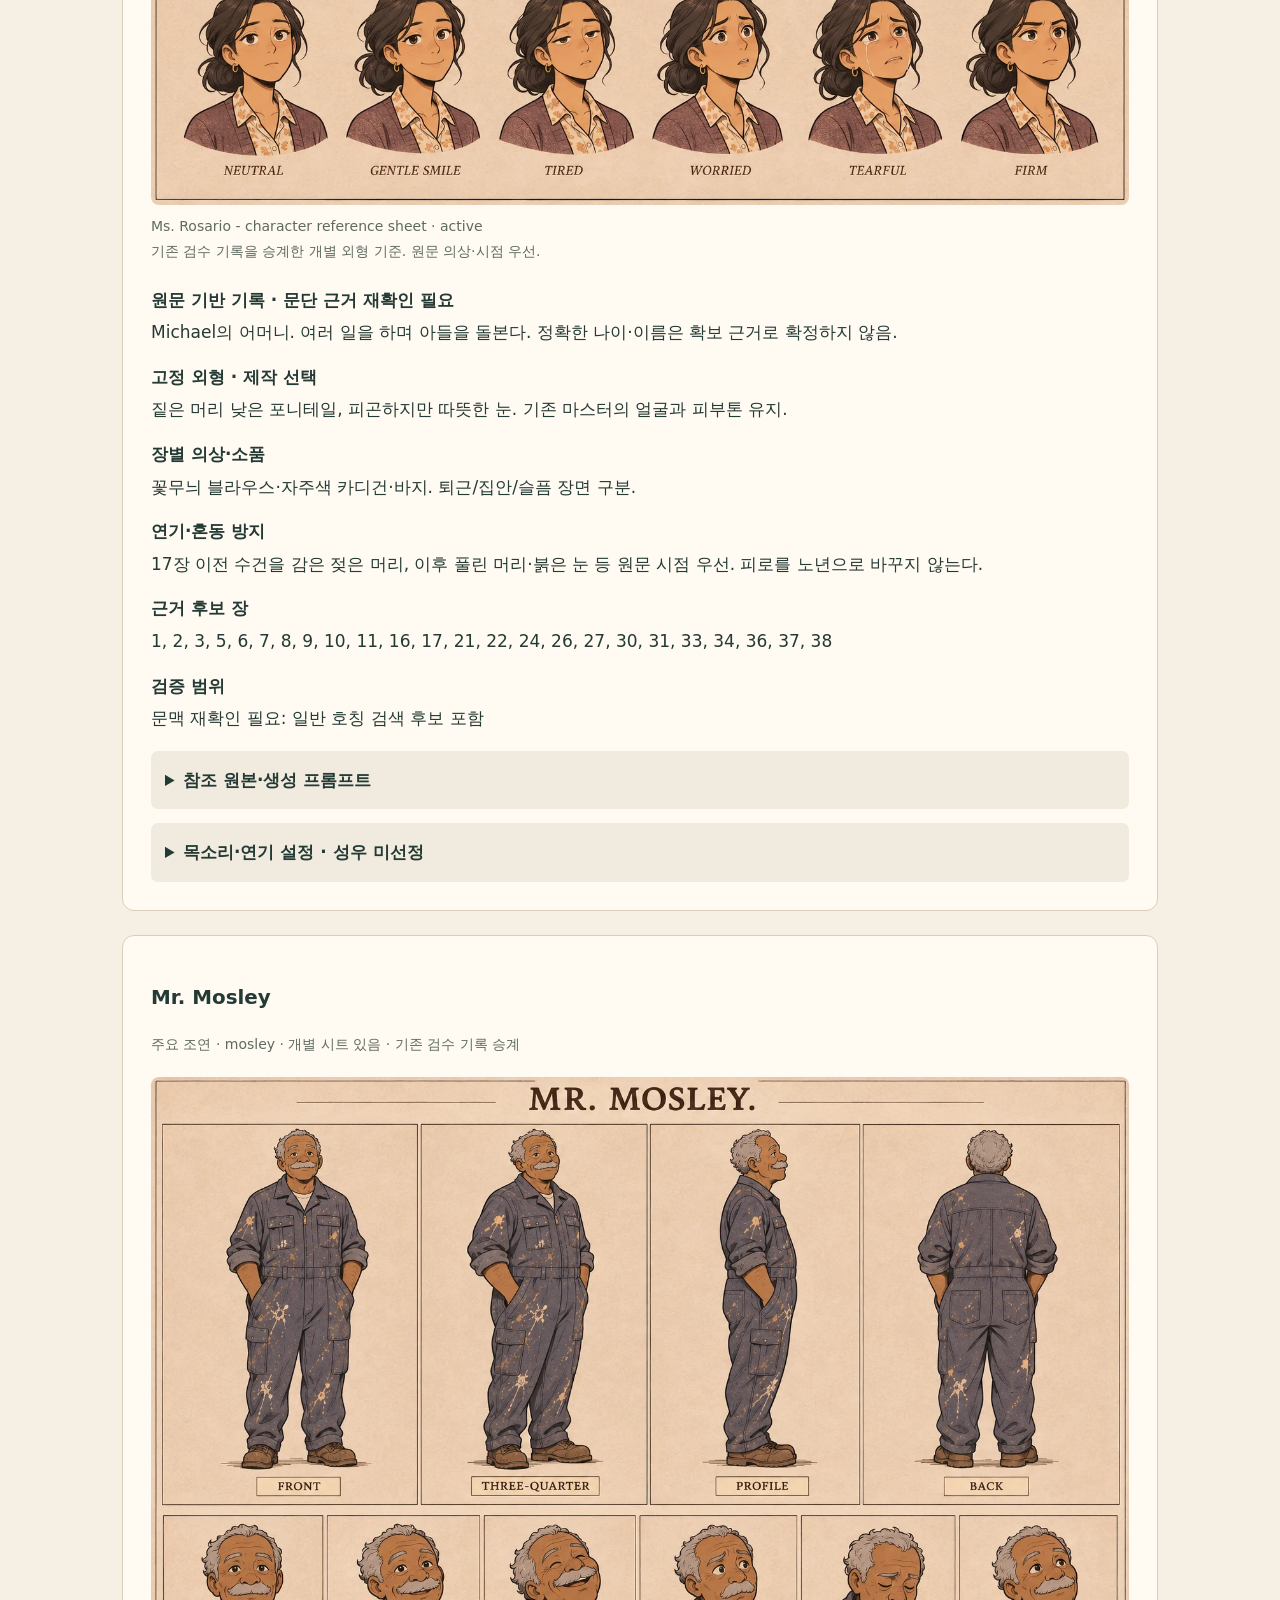
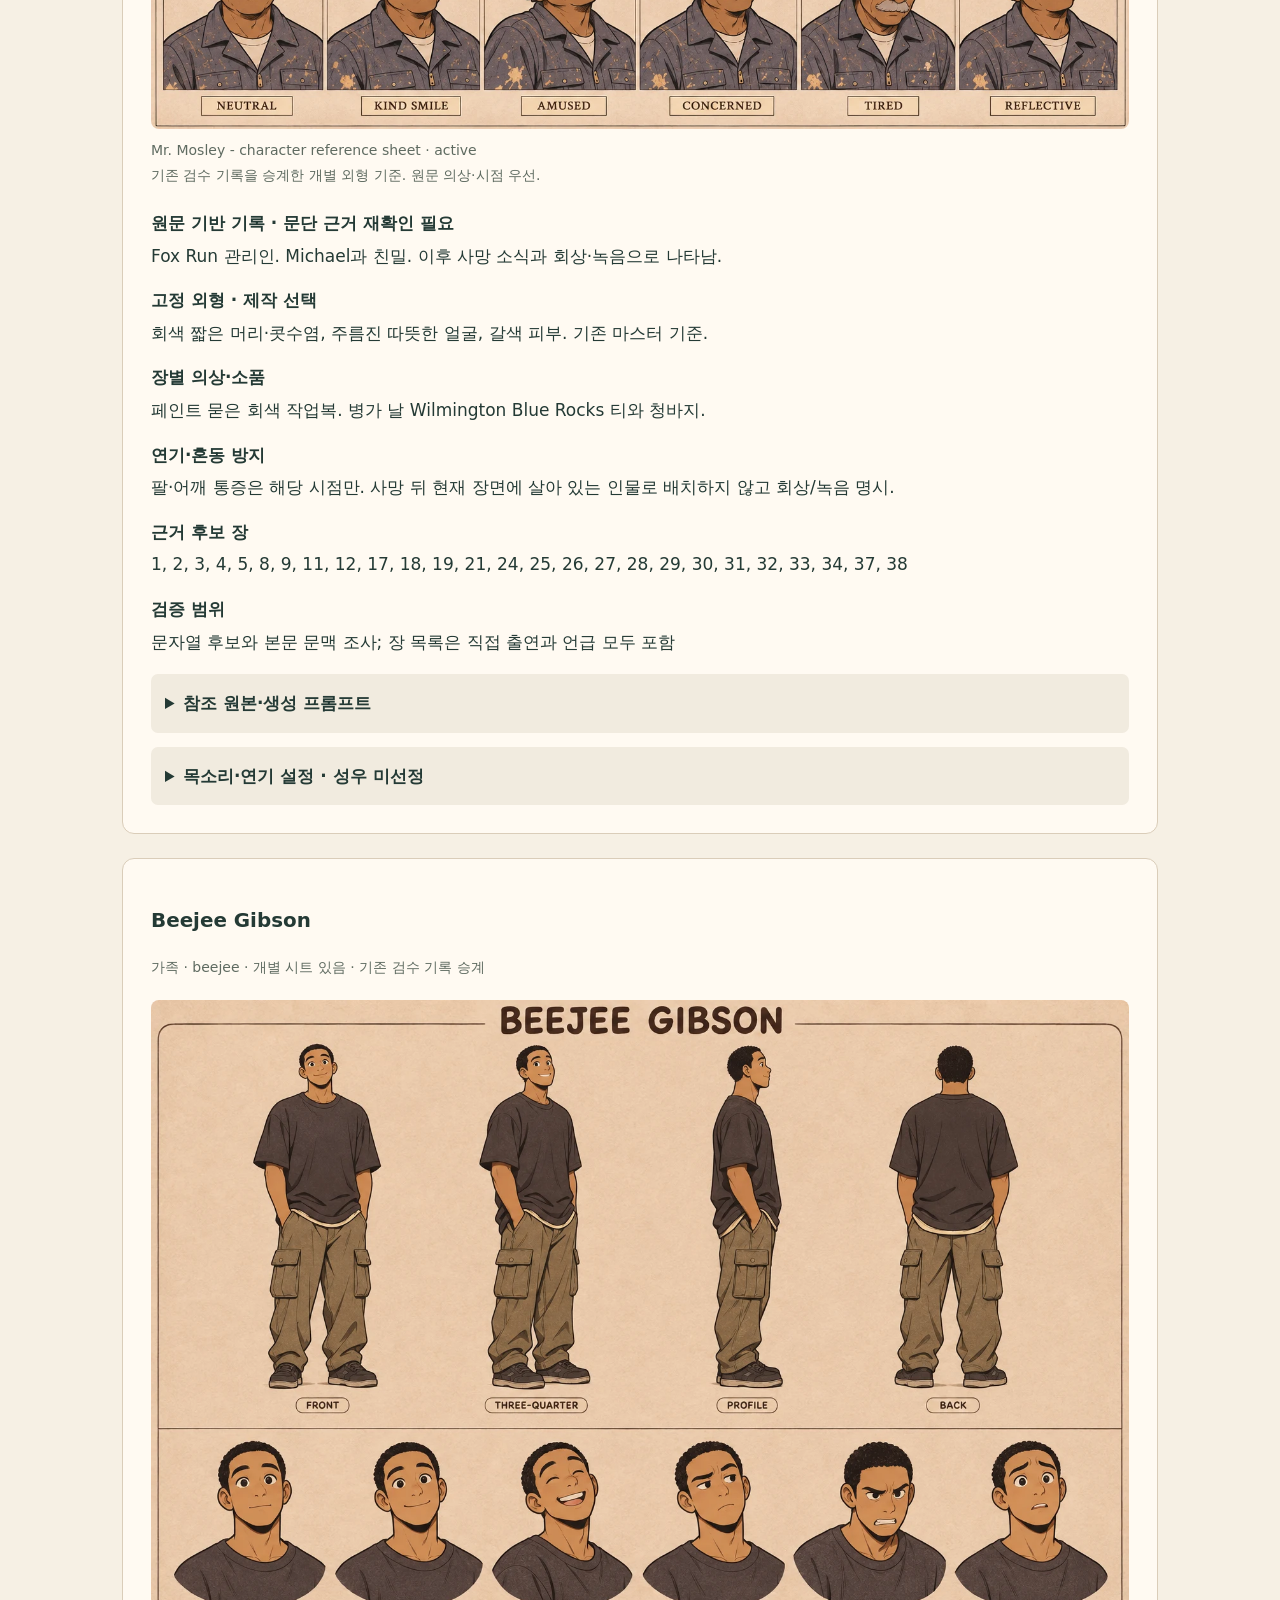
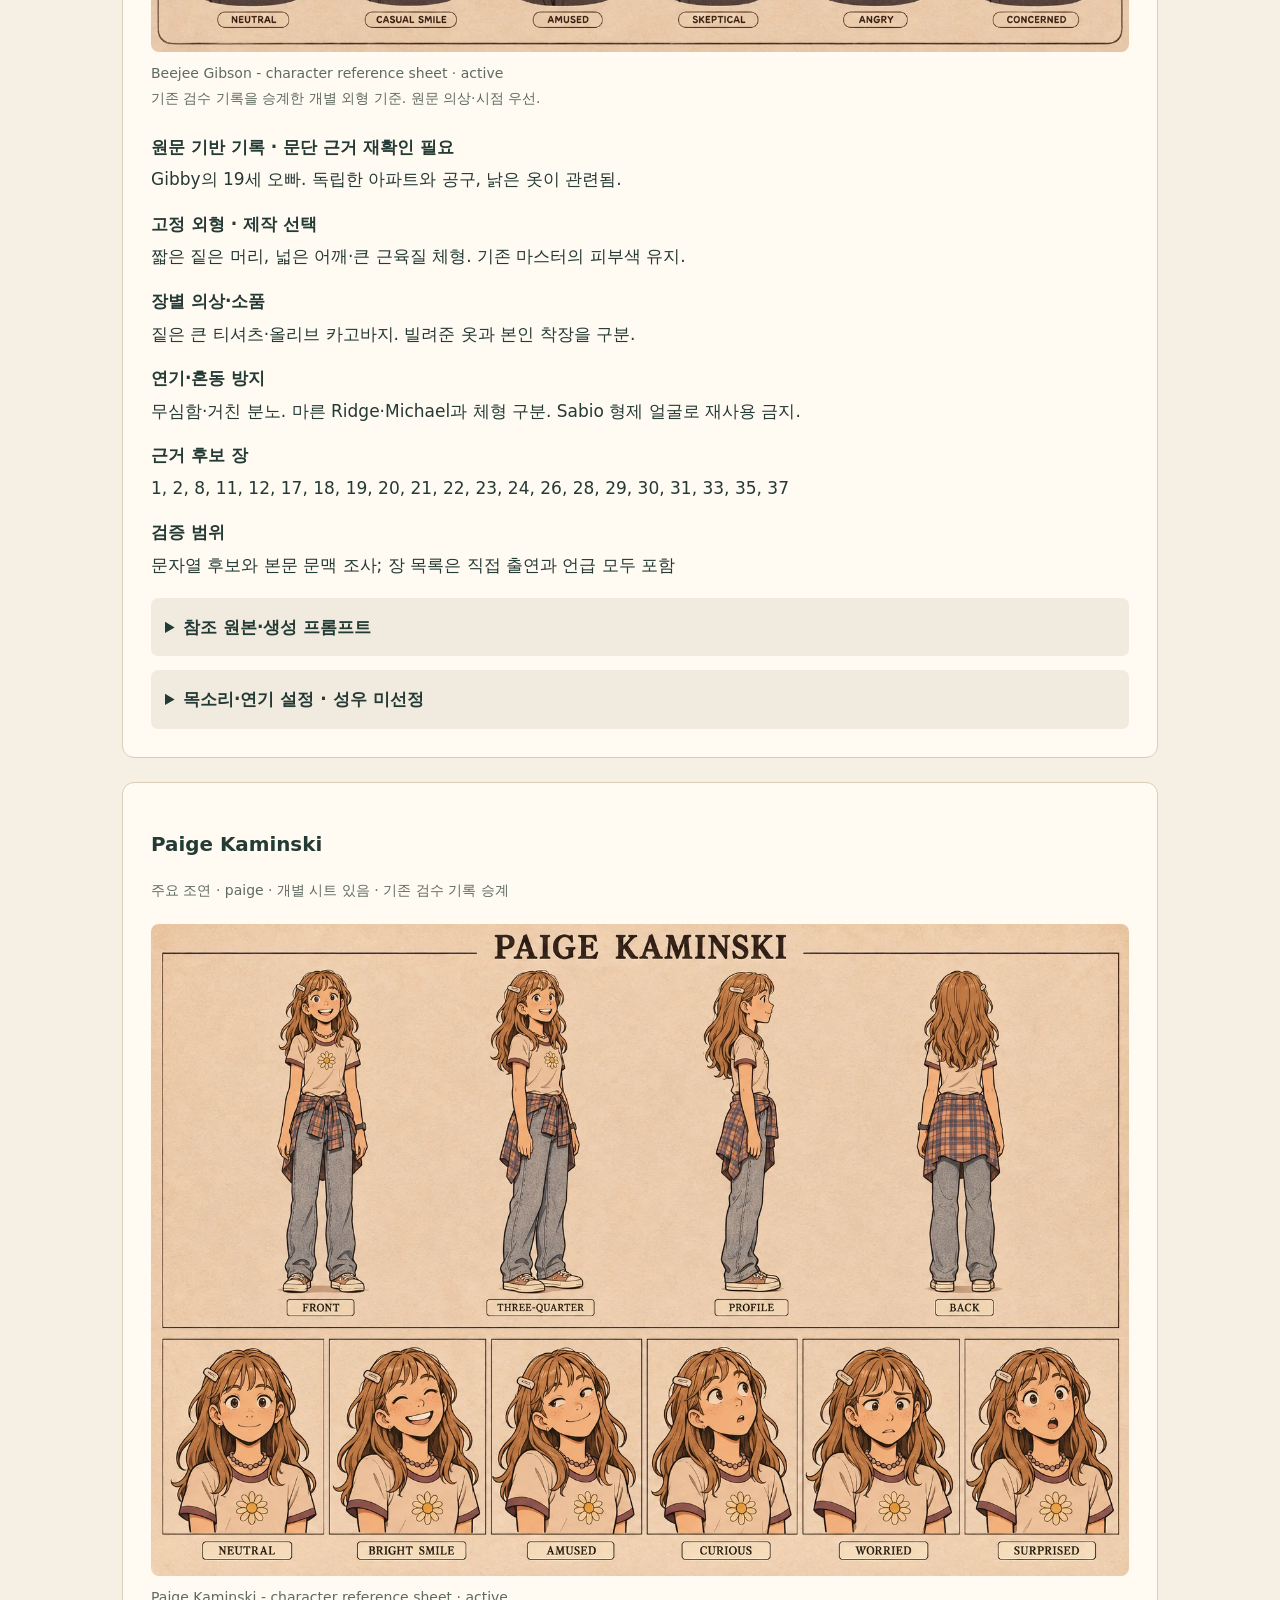
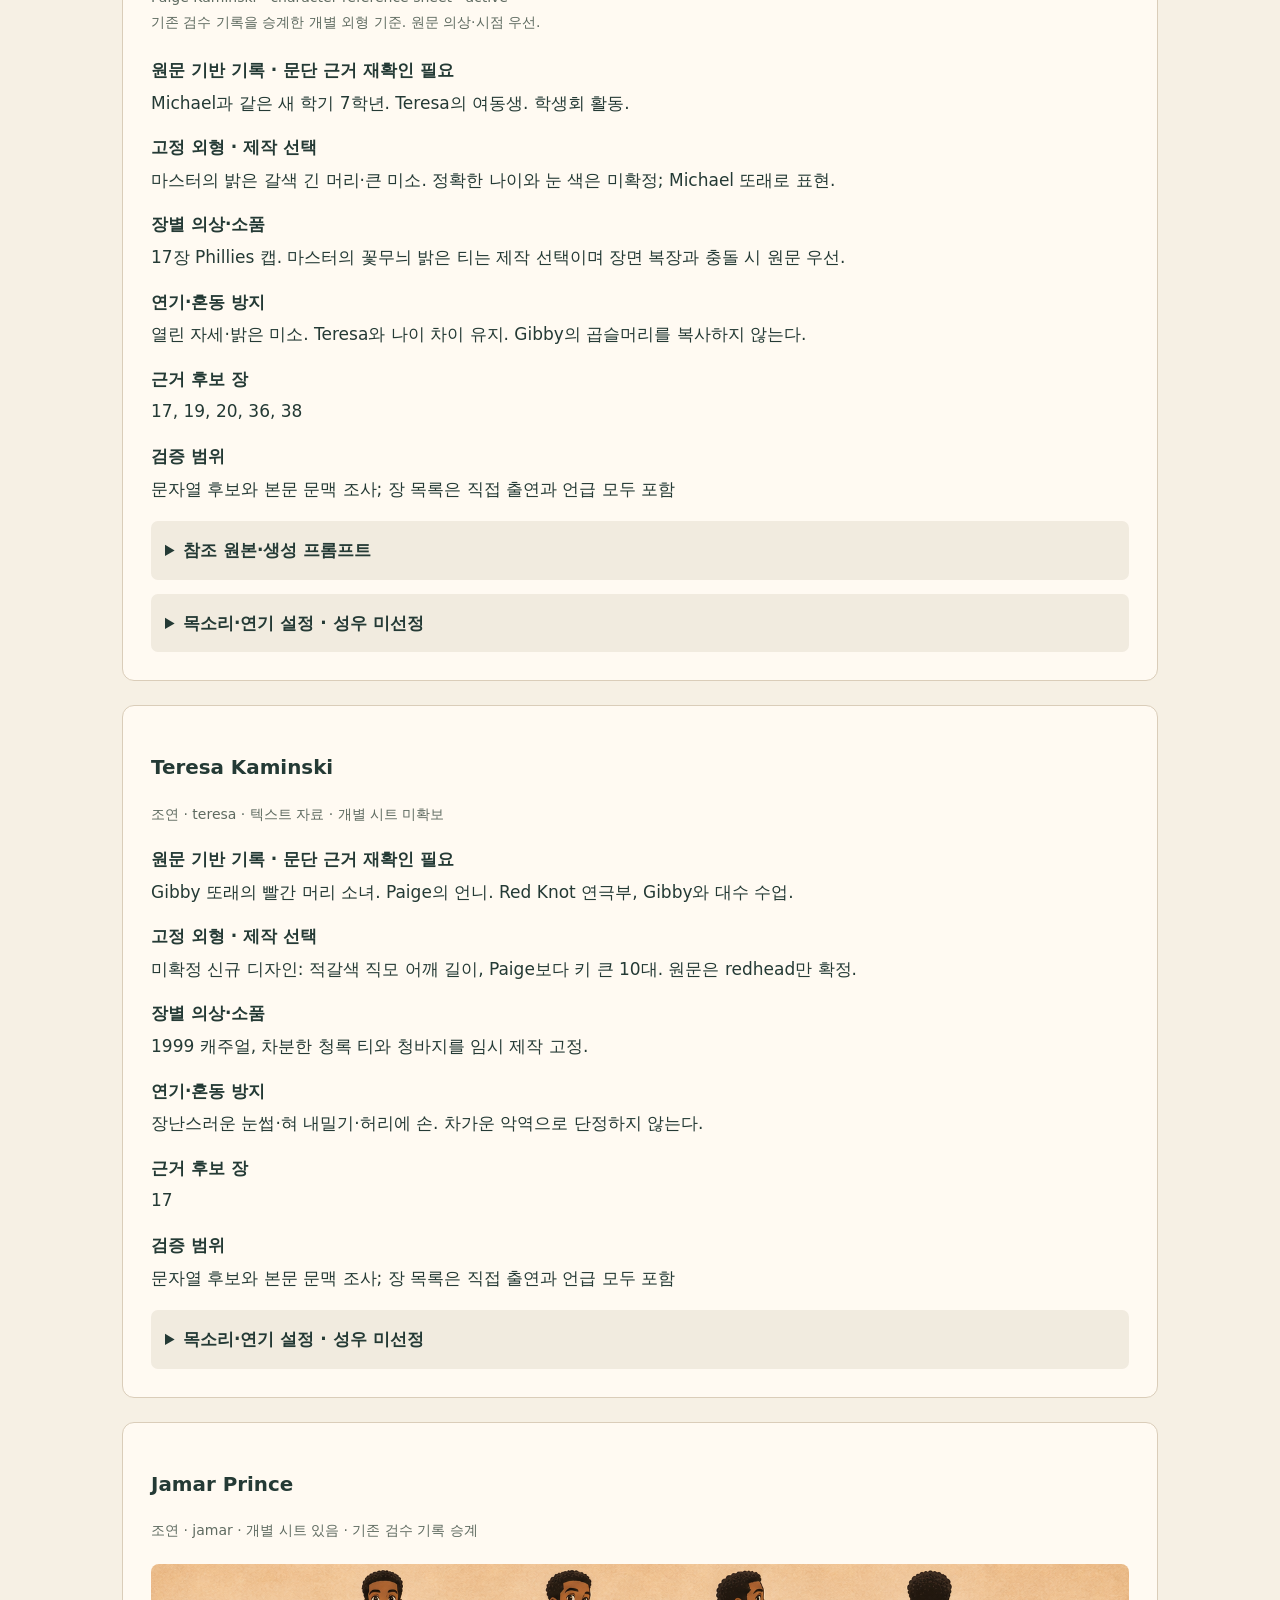
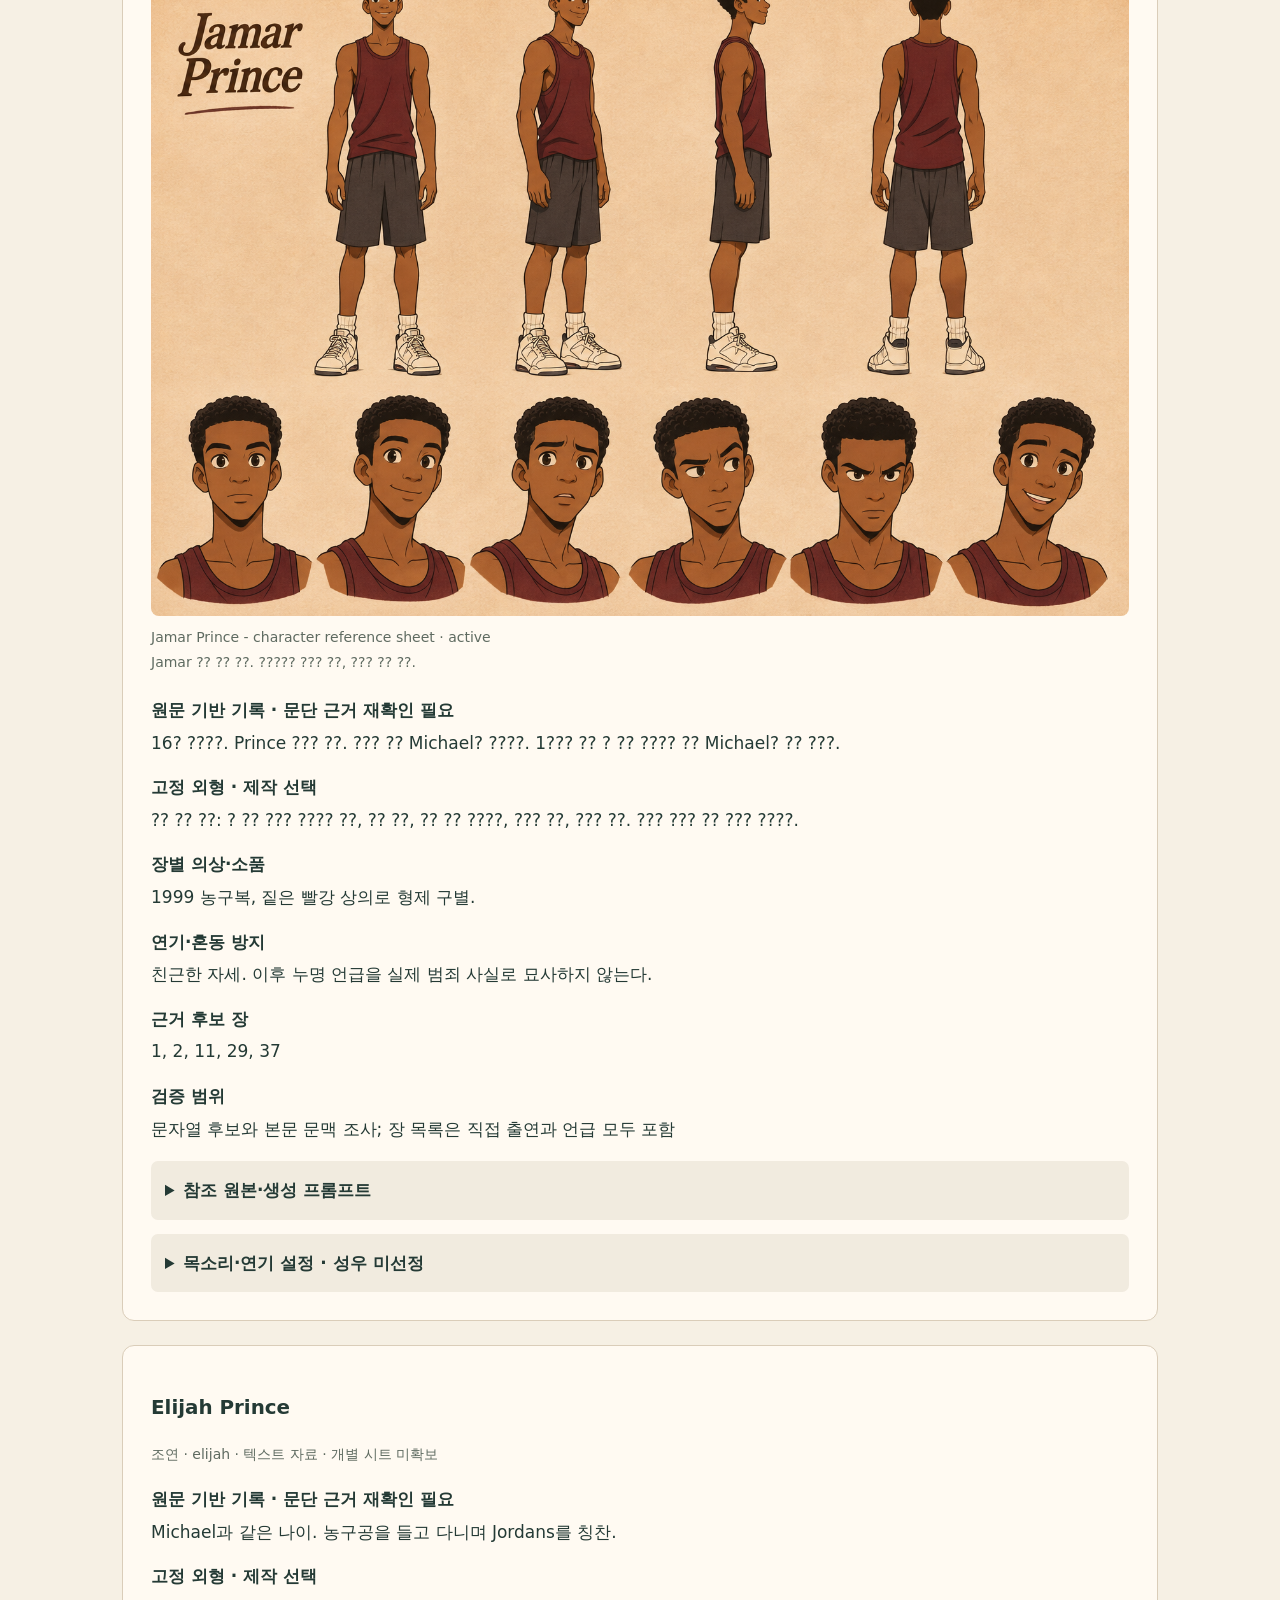
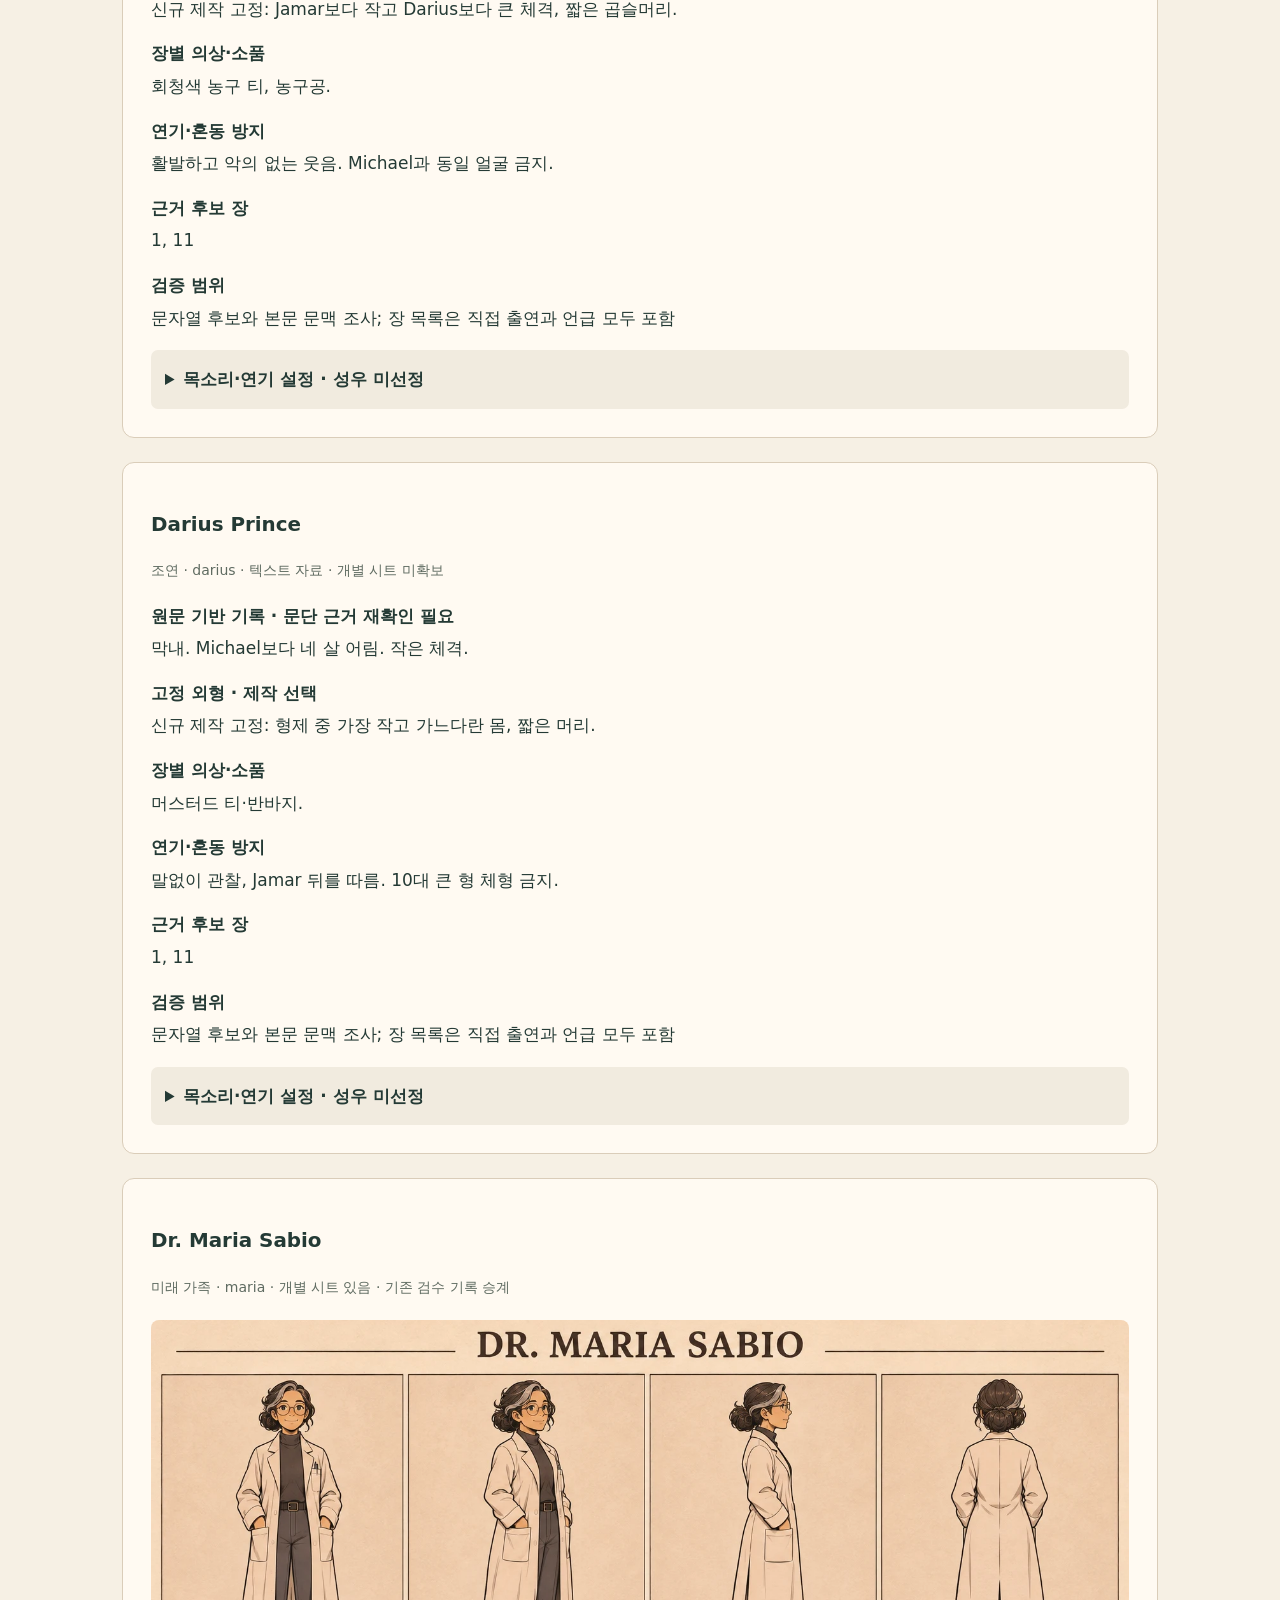
<file: resources.html>
<!doctype html><html lang="ko"><head><meta charset="utf-8"><meta name="viewport" content="width=device-width,initial-scale=1"><meta name="consistency-version" content="2026-11-23.1"><link rel="canonical" href="https://kingspledu.github.io/the-first-state-of-being-1-17-reader/resources.html"><title>전 장 공통 캐릭터·배경 기준 | The First State of Being</title><style>
 *{box-sizing:border-box}html{scroll-behavior:smooth;scroll-padding-top:24px}body{margin:0;background:#f6f0e4;color:#243a35;font:17px/1.8 system-ui,sans-serif}main{max-width:1100px;margin:auto;padding:24px clamp(16px,4vw,32px)}h1{font-size:clamp(29px,5vw,46px);line-height:1.25}h2{margin-top:56px;border-top:1px solid #d8cbb7;padding-top:24px}h3{line-height:1.4}a{color:#285c53;overflow-wrap:anywhere}nav,.index{display:flex;flex-wrap:wrap;gap:10px 18px}nav a,.index a{padding:5px 0}.notice{padding:20px;background:#fff5d9;border-left:4px solid #ac6549}.tag,figcaption{font-size:14px;color:#5f6b61}article,.panel{min-width:0;margin:24px 0;padding:clamp(16px,3vw,28px);background:#fffaf2;border:1px solid #dacdb9;border-radius:12px}figure{margin:20px 0}img{display:block;width:100%;height:auto;border-radius:8px}figcaption{margin-top:9px}dt{font-weight:700;margin-top:14px}dd{margin:2px 0;overflow-wrap:anywhere}summary{cursor:pointer;font-weight:650}details{margin-top:14px;padding:14px;background:#f1ebdf;border-radius:7px}pre{white-space:pre-wrap;overflow-wrap:anywhere;font:14px/1.7 ui-monospace,monospace}.grid{display:grid;grid-template-columns:repeat(auto-fit,minmax(min(100%,300px),1fr));gap:18px}.grid .panel{margin:0}.search{width:100%;max-width:480px;padding:12px;border:1px solid #b9bcae;border-radius:8px;font:inherit;background:#fffaf2}li{margin:8px 0}[hidden]{display:none!important}.status{font-size:14px;display:inline-block;padding:2px 10px;border-radius:20px;background:#efe1c7}footer{margin-top:48px;padding-top:24px;border-top:1px solid #d8cbb7}
 </style></head><body><main><nav class="readers" aria-label="읽기 사이트"><a href="index.html">1~17장 읽기</a><a href="https://kingspledu.github.io/the-first-state-of-being-18-28-reader/">18~28장 읽기</a><a href="https://kingspledu.github.io/the-first-state-of-being-29-38-reader/">29~39장 읽기</a></nav><h1>캐릭터·배경 일관성 기준</h1><p>The First State of Being · 1~39장 공통 · 버전 2026-11-23.1</p><nav aria-label="자료 목차"><a href="#cast">인물·시트</a><a href="#family">Sabio 가족</a><a href="#places">장소</a><a href="#props">소품</a><a href="#voices">성우·연기</a><a href="#issues">수정 필요</a><a href="#history">출처·이력</a></nav><div class="notice"><strong>41 records / 13 individual character sheets / 28 text-only records</strong><p>기존에 나뉘어 있던 자료를 통합했습니다. 원문 사실, 제작 외형 선택, 미검증 사항을 구분합니다. 시트 상태는 기존 생성·검수 기록을 승계하며 전체 장면이 검증 완료된 것은 아닙니다.</p><ul><li>인물 근거 장 목록은 직접 출연과 언급·검색 후보를 포함한다. 문단별 전수 대조가 아니다.</li><li>개별 시트 검수 상태는 기존 생성 기록을 승계했다. 이번 통합은 전체 삽화 재검수가 아니다.</li><li>13·14장 미확보, 15장 일부 수록 상태를 유지한다.</li></ul></div><section id="cast"><h2>인물과 개별 시트</h2><label for="search">이름·별칭·분류 검색</label><p><input class="search" id="search" type="search" placeholder="Michael, Sabio, 조연…"><span id="count" role="status"></span></p><div class="index"><a href="#michael">Michael Rosario</a><a href="#ridge">Ridge Sabio</a><a href="#gibby">Elizabeth “Gibby” Gibson</a><a href="#rosario">Ms. Rosario</a><a href="#mosley">Mr. Mosley</a><a href="#beejee">Beejee Gibson</a><a href="#paige">Paige Kaminski</a><a href="#teresa">Teresa Kaminski</a><a href="#jamar">Jamar Prince</a><a href="#elijah">Elijah Prince</a><a href="#darius">Darius Prince</a><a href="#maria">Dr. Maria Sabio</a><a href="#ian">Ian Sabio</a><a href="#shale">Shale Sabio</a><a href="#bex">Bex Sabio</a><a href="#gibson-father">Mr. Gibson</a><a href="#michael-father">Michael의 아버지</a><a href="#gibby-mother">Gibby의 어머니</a><a href="#ship">Mr. Ship</a><a href="#colby">Colby</a><a href="#jameson">Dr. Eliot Jameson</a><a href="#botha">Dr. Anna Botha</a><a href="#robinson">Dr. Case Robinson</a><a href="#adebayo">Dr. Dola Adebayo</a><a href="#medina">Dashka Medina</a><a href="#adderlaine">Adderlaine / Aderlaine Giverny</a><a href="#hammond">Hammond</a><a href="#conklin">Mel Conklin</a><a href="#schnurr">Mrs. Schnurr</a><a href="#fajardo">Mrs. Fajardo</a><a href="#mosley-mother">Mosley의 어머니</a><a href="#mosley-father">Mosley의 아버지</a><a href="#tuxedo">Tuxedo</a><a href="#clipper">Clipper</a><a href="#ved">VED / Ved</a><a href="#holosecurity">Holosecurity</a><a href="#holohost">Holohost</a><a href="#piercing-girl">피어싱 받는 소녀</a><a href="#piercing-worker">피어싱 매장 직원</a><a href="#classmates">이전 학교 반 친구들</a><a href="#inventors">Ukash·Chekole</a></div><article id="michael" class="person" data-search="michael rosario michael mike 주연"><h3>Michael Rosario</h3><p class="tag">주연 · michael · 개별 시트 있음 · 기존 검수 기록 승계</p><figure class="character-sheet"><a href="assets/character-sheets/michael-v1.webp"><img loading="lazy" src="assets/character-sheets/michael-v1.webp" alt="Michael Rosario - character reference sheet"></a><figcaption>Michael Rosario - character reference sheet · active<br>기존 검수 기록을 승계한 개별 외형 기준. 원문 의상·시점 우선.</figcaption></figure><dl><dt>원문 기반 기록 · 문단 근거 재확인 필요</dt><dd>1999 / 12세. Rosario의 아들. 새 학기 7학년. 작은 체격과 불안, 성장에 대한 열망이 반복된다.</dd><dt>고정 외형 · 제작 선택</dt><dd>짙은 짧은 헝클어진 머리, 큰 갈색 눈, 작고 마른 체형. 기존 마스터의 얼굴·피부색을 기준으로 고정.</dd><dt>장별 의상·소품</dt><dd>Thin navy nylon stand-collar windbreaker without hood; cream/navy striped shirt; jeans. After ch5-s110 new white/red high-top design is production choice.
기본 남색 후디·줄무늬 티·청바지·흰 Jordans. 17장에서는 Red Hot Chili Peppers 티셔츠. 의상은 사건 시점에 맞춰 변경.</dd><dt>연기·혼동 방지</dt><dd>어깨를 움츠리고 손을 꼭 쥠. 불안·질투·부끄러움과 성장하는 결단을 구분. 성인 체형으로 키우지 않는다.</dd><dt>근거 후보 장</dt><dd>1, 2, 3, 4, 5, 6, 7, 8, 9, 10, 11, 12, 15, 16, 17, 18, 19, 20, 21, 22, 23, 24, 25, 26, 27, 28, 29, 30, 31, 32, 33, 34, 35, 36, 37, 38, 39</dd><dt>검증 범위</dt><dd>문자열 후보와 본문 문맥 조사; 장 목록은 직접 출연과 언급 모두 포함</dd></dl><details><summary>참조 원본·생성 프롬프트</summary><p><a href="assets/character-sheets/michael-v1.png">PNG 원본 보기</a> · <a href="reference-assets/characters-master.png">기존 마스터</a></p><p>기존 검수: accepted / Visual reference; original-text wardrobe and scene state still take priority</p><pre>Create an individual production CHARACTER MODEL SHEET for MICHAEL ROSARIO from The First State of Being. Reference image is the EXISTING illustrated cast master: copy ONLY the boy at top left, preserving exactly his face, warm skin tone, messy short dark brown hair, large brown eyes, small slim 12-year-old proportions, navy open hoodie over cream/navy horizontal striped tee, worn blue jeans and white sneakers. Do not copy any other character. Warm paper background, clear rounded dark ink lines, restrained warm pastel graphic novel colors, subtle paper grain exactly matching reference, no photorealism. Landscape professional sheet: upper row four equally scaled FULL BODY turnaround views front, three-quarter, profile, back; lower row six head expressions neutral, shy smile, anxious, surprised, sad, determined. Same single boy consistent across all ten drawings; keep all feet and hair inside canvas, ample margins. Small accurate heading MICHAEL ROSARIO and small view labels only. No story scenes, no speech balloons, no other person, no props obscuring anatomy. Clean separated layout without grid lines crossing figures.</pre></details><details class="voice-persona"><summary>목소리·연기 설정 · 성우 미선정</summary><dl><dt>음색</dt><dd>소년의 가벼운 중고음, 부드럽고 약간 조심스러운 음색</dd><dt>리듬</dt><dd>보통보다 조금 느리게 시작하고 생각이 급해지면 짧은 절로 빨라진다</dd><dt>상황별 연기</dt><dd>불안: 짧은 멈춤과 약한 문장 끝 / 질투: 단단해지는 자음 / 결심: 숨을 정리한 분명한 끝맺음</dd><dt>피할 표현</dt><dd>유아 목소리·상시 떨림·모든 대사를 우는 소리로 처리 금지</dd><dt>성우 선정 상태</dt><dd>미선정: 샘플 청취 후 provider voice ID 고정</dd><dt>설정 근거</dt><dd>원문 성격·상황을 참고한 제작 선택; 원문에 명시된 목소리 사실 아님</dd></dl><p>고정 음색과 장면별 감정·피로·질병 상태를 분리합니다. 이 기록은 음성 생성 완료를 의미하지 않습니다.</p></details></article><article id="ridge" class="person" data-search="ridge sabio ridge ridge sabio 주연"><h3>Ridge Sabio</h3><p class="tag">주연 · ridge · 개별 시트 있음 · 기존 검수 기록 승계</p><figure class="character-sheet"><a href="assets/character-sheets/ridge-v1.webp"><img loading="lazy" src="assets/character-sheets/ridge-v1.webp" alt="Ridge Sabio - character reference sheet"></a><figcaption>Ridge Sabio - character reference sheet · active<br>기존 검수 기록을 승계한 개별 외형 기준. 원문 의상·시점 우선.</figcaption></figure><dl><dt>원문 기반 기록 · 문단 근거 재확인 필요</dt><dd>2199에서 온 16세, 172cm, 갈색 머리/눈. Maria의 아들, Ian·Shale·Bex의 형제.</dd><dt>고정 외형 · 제작 선택</dt><dd>슬림한 긴 얼굴, 짙은 갈색 웨이브 머리. Michael보다 키가 크고 성숙하되 성인처럼 그리지 않는다.</dd><dt>장별 의상·소품</dt><dd>원래 미색 미래 점프수트. 1999에서는 빌린 카고바지와 Hootie 티셔츠 등. EGG와 무제 sumbook.</dd><dt>연기·혼동 방지</dt><dd>호기심 많고 개방적. 질병 시 창백함·피로·땀을 적용하되 얼굴 구조 유지. 7장73kg와33장68kg 기록은 시점 변화로 보존.</dd><dt>근거 후보 장</dt><dd>1, 4, 5, 6, 7, 8, 9, 10, 11, 12, 15, 16, 17, 18, 19, 20, 21, 22, 23, 24, 25, 26, 27, 28, 29, 30, 31, 33, 35, 36, 37, 39</dd><dt>검증 범위</dt><dd>문자열 후보와 본문 문맥 조사; 장 목록은 직접 출연과 언급 모두 포함</dd></dl><details><summary>참조 원본·생성 프롬프트</summary><p><a href="assets/character-sheets/ridge-v1.png">PNG 원본 보기</a> · <a href="reference-assets/characters-master.png">기존 마스터</a></p><p>기존 검수: accepted / Visual reference; original-text wardrobe and scene state still take priority</p><pre>Individual character model sheet RIDGE SABIO. Reference image cast master: ONLY top middle boy is Ridge. Preserve his exact long narrow teenage face, brown eyes, wavy dark brown ear-length hair, slim16-year-old172cm proportions and warm light skin. Cream high-neck zipped future jumpsuit with dark grey shoulder and elbow patches, belt and cargo pockets, simple grey shoes. Match reference warm paper ink/pastel graphic novel style. Landscape sheet, four full body front/three-quarter/profile/back views across top all same scale entire feet visible; six bust expressions neutral, curious smile, worried, surprised, exhausted/ill, determined below. Same single character in all views. Heading RIDGE SABIO, small view labels. No other people, no props, ample clear margins, no lines crossing drawings. Do not copy Michael's small child's face. Ill expression changes pallor/eyelids only not facial structure.</pre></details><details class="voice-persona"><summary>목소리·연기 설정 · 성우 미선정</summary><dl><dt>음색</dt><dd>16세의 맑은 중음, 가볍게 울리는 개방적인 음색</dd><dt>리듬</dt><dd>새로운 사물을 볼 때 리듬이 살아나며 설명은 명료하게</dd><dt>상황별 연기</dt><dd>호기심: 넓어지는 억양 / 병약: 에너지와 호흡 길이 감소 / 두려움: 짧은 멈춤</dd><dt>피할 표현</dt><dd>미래인이라는 이유로 로봇 억양 금지; 아플 때도 기본 음색 유지</dd><dt>성우 선정 상태</dt><dd>미선정: 샘플 청취 후 provider voice ID 고정</dd><dt>설정 근거</dt><dd>원문 성격·상황을 참고한 제작 선택; 원문에 명시된 목소리 사실 아님</dd></dl><p>고정 음색과 장면별 감정·피로·질병 상태를 분리합니다. 이 기록은 음성 생성 완료를 의미하지 않습니다.</p></details></article><article id="gibby" class="person" data-search="elizabeth “gibby” gibson gibby elizabeth gibson 주연"><h3>Elizabeth “Gibby” Gibson</h3><p class="tag">주연 · gibby · 개별 시트 있음 · 기존 검수 기록 승계</p><figure class="character-sheet"><a href="assets/character-sheets/gibby-v1.webp"><img loading="lazy" src="assets/character-sheets/gibby-v1.webp" alt="Elizabeth “Gibby” Gibson - character reference sheet"></a><figcaption>Elizabeth “Gibby” Gibson - character reference sheet · active<br>기존 검수 기록을 승계한 개별 외형 기준. 원문 의상·시점 우선.</figcaption></figure><dl><dt>원문 기반 기록 · 문단 근거 재확인 필요</dt><dd>1999 / 16세. Michael의 베이비시터·친구. Beejee의 여동생. 미래에 알려진 Elizabeth Gibson과 동일 인물.</dd><dt>고정 외형 · 제작 선택</dt><dd>기존 마스터의 짙은 곱슬머리·갈색 눈·중간 피부톤. Michael의 어머니와 머리 모양을 혼동하지 않는다.</dd><dt>장별 의상·소품</dt><dd>체크 셔츠·밝은 티·청바지 기본. 장면 원문의 University of Delaware 티 우선. 빨간 Corolla Eloise 열쇠·문고본.</dd><dt>연기·혼동 방지</dt><dd>냉소·다정함·보호자 말투·당황을 구분. 과도하게 성인화하지 않는다. 미래의 업적은 1999 복장에 섞지 않는다.</dd><dt>근거 후보 장</dt><dd>2, 3, 4, 5, 6, 7, 8, 9, 10, 11, 12, 15, 16, 17, 18, 19, 21, 22, 23, 24, 26, 27, 28, 30, 31, 32, 33, 35</dd><dt>검증 범위</dt><dd>문자열 후보와 본문 문맥 조사; 장 목록은 직접 출연과 언급 모두 포함</dd></dl><details><summary>참조 원본·생성 프롬프트</summary><p><a href="assets/character-sheets/gibby-v1.png">PNG 원본 보기</a> · <a href="reference-assets/characters-master.png">기존 마스터</a></p><p>기존 검수: accepted / Visual reference; original-text wardrobe and scene state still take priority</p><pre>Individual character model sheet ELIZABETH 'GIBBY' GIBSON. Reference cast master: use ONLY top-right girl. Preserve exact warm medium tan skin, brown eyes, dark voluminous curly high ponytail with loose face framing curls,16-year-old slim teenage proportions, friendly expressive face. Rust/brown plaid open overshirt rolled sleeves over cream tee, high-waisted blue jeans black belt, small beaded necklace and small earrings, simple canvas shoes. Same reference warm paper clean dark ink pastel middle-grade graphic novel style. Landscape sheet upper row4full body views FRONT,THREE-QUARTER,PROFILE,BACK all at same scale feet fully visible. Lower row6bust expressions NEUTRAL,WARM SMILE,SKEPTICAL,WORRIED,STARTLED,DETERMINED. Same single person consistent across all views. Heading GIBBY GIBSON. No other people/story scenes, ample margins, no grid lines crossing bodies. Don't give her Rosario's low bun or Paige's straight hair.</pre></details><details class="voice-persona"><summary>목소리·연기 설정 · 성우 미선정</summary><dl><dt>음색</dt><dd>10대 후반의 선명한 중음, 약간 건조하지만 따뜻한 결</dd><dt>리듬</dt><dd>대화는 민첩하고 보호자 말투에서는 속도를 낮춘다</dd><dt>상황별 연기</dt><dd>장난: 절제된 웃음 / 보호: 또렷한 강조 / 위기: 짧고 실용적인 전달</dd><dt>피할 표현</dt><dd>항상 비꼬거나 어머니처럼 성인화하지 않는다</dd><dt>성우 선정 상태</dt><dd>미선정: 샘플 청취 후 provider voice ID 고정</dd><dt>설정 근거</dt><dd>원문 성격·상황을 참고한 제작 선택; 원문에 명시된 목소리 사실 아님</dd></dl><p>고정 음색과 장면별 감정·피로·질병 상태를 분리합니다. 이 기록은 음성 생성 완료를 의미하지 않습니다.</p></details></article><article id="rosario" class="person" data-search="ms. rosario ms. rosario mother mama 가족"><h3>Ms. Rosario</h3><p class="tag">가족 · rosario · 개별 시트 있음 · 기존 검수 기록 승계</p><figure class="character-sheet"><a href="assets/character-sheets/rosario-v1.webp"><img loading="lazy" src="assets/character-sheets/rosario-v1.webp" alt="Ms. Rosario - character reference sheet"></a><figcaption>Ms. Rosario - character reference sheet · active<br>기존 검수 기록을 승계한 개별 외형 기준. 원문 의상·시점 우선.</figcaption></figure><dl><dt>원문 기반 기록 · 문단 근거 재확인 필요</dt><dd>Michael의 어머니. 여러 일을 하며 아들을 돌본다. 정확한 나이·이름은 확보 근거로 확정하지 않음.</dd><dt>고정 외형 · 제작 선택</dt><dd>짙은 머리 낮은 포니테일, 피곤하지만 따뜻한 눈. 기존 마스터의 얼굴과 피부톤 유지.</dd><dt>장별 의상·소품</dt><dd>꽃무늬 블라우스·자주색 카디건·바지. 퇴근/집안/슬픔 장면 구분.</dd><dt>연기·혼동 방지</dt><dd>17장 이전 수건을 감은 젖은 머리, 이후 풀린 머리·붉은 눈 등 원문 시점 우선. 피로를 노년으로 바꾸지 않는다.</dd><dt>근거 후보 장</dt><dd>1, 2, 3, 5, 6, 7, 8, 9, 10, 11, 16, 17, 21, 22, 24, 26, 27, 30, 31, 33, 34, 36, 37, 38</dd><dt>검증 범위</dt><dd>문맥 재확인 필요: 일반 호칭 검색 후보 포함</dd></dl><details><summary>참조 원본·생성 프롬프트</summary><p><a href="assets/character-sheets/rosario-v1.png">PNG 원본 보기</a> · <a href="reference-assets/characters-master.png">기존 마스터</a></p><p>기존 검수: accepted / Visual reference; original-text wardrobe and scene state still take priority</p><pre>Individual production character model sheet MS. ROSARIO. Use ONLY middle-left mother in reference cast master. Exact same warm skin, dark hair low loose bun with swept strands, warm tired brown eyes, gentle slender adult face, small gold hoop earrings, burgundy cardigan rolled sleeves over cream floral blouse, charcoal trousers black belt, practical brown flats. Preserve face and age, don't turn her elderly or into Gibby. Reference warm paper clear ink pastel graphic novel style. Landscape: top4full-body front,three-quarter,profile,back all same scale feet visible; bottom6head expressions neutral,gentle smile,tired,worried,tearful,firm. Same one person throughout. Heading MS. ROSARIO. Ample margins no overlapping drawings,no other people,no scene backgrounds.</pre></details><details class="voice-persona"><summary>목소리·연기 설정 · 성우 미선정</summary><dl><dt>음색</dt><dd>성인 중음, 부드럽고 따뜻하며 약한 피로감</dd><dt>리듬</dt><dd>서두르지 않는 자연스러운 생활 대화</dd><dt>상황별 연기</dt><dd>다정함: 부드러운 마무리 / 피로: 낮은 에너지 / 슬픔: 절제된 멈춤</dd><dt>피할 표현</dt><dd>상시 노쇠한 쉰 목소리와 과장된 오열 금지</dd><dt>성우 선정 상태</dt><dd>미선정: 샘플 청취 후 provider voice ID 고정</dd><dt>설정 근거</dt><dd>원문 성격·상황을 참고한 제작 선택; 원문에 명시된 목소리 사실 아님</dd></dl><p>고정 음색과 장면별 감정·피로·질병 상태를 분리합니다. 이 기록은 음성 생성 완료를 의미하지 않습니다.</p></details></article><article id="mosley" class="person" data-search="mr. mosley mosley 주요 조연"><h3>Mr. Mosley</h3><p class="tag">주요 조연 · mosley · 개별 시트 있음 · 기존 검수 기록 승계</p><figure class="character-sheet"><a href="assets/character-sheets/mosley-v1.webp"><img loading="lazy" src="assets/character-sheets/mosley-v1.webp" alt="Mr. Mosley - character reference sheet"></a><figcaption>Mr. Mosley - character reference sheet · active<br>기존 검수 기록을 승계한 개별 외형 기준. 원문 의상·시점 우선.</figcaption></figure><dl><dt>원문 기반 기록 · 문단 근거 재확인 필요</dt><dd>Fox Run 관리인. Michael과 친밀. 이후 사망 소식과 회상·녹음으로 나타남.</dd><dt>고정 외형 · 제작 선택</dt><dd>회색 짧은 머리·콧수염, 주름진 따뜻한 얼굴, 갈색 피부. 기존 마스터 기준.</dd><dt>장별 의상·소품</dt><dd>페인트 묻은 회색 작업복. 병가 날 Wilmington Blue Rocks 티와 청바지.</dd><dt>연기·혼동 방지</dt><dd>팔·어깨 통증은 해당 시점만. 사망 뒤 현재 장면에 살아 있는 인물로 배치하지 않고 회상/녹음 명시.</dd><dt>근거 후보 장</dt><dd>1, 2, 3, 4, 5, 8, 9, 11, 12, 17, 18, 19, 21, 24, 25, 26, 27, 28, 29, 30, 31, 32, 33, 34, 37, 38</dd><dt>검증 범위</dt><dd>문자열 후보와 본문 문맥 조사; 장 목록은 직접 출연과 언급 모두 포함</dd></dl><details><summary>참조 원본·생성 프롬프트</summary><p><a href="assets/character-sheets/mosley-v1.png">PNG 원본 보기</a> · <a href="reference-assets/characters-master.png">기존 마스터</a></p><p>기존 검수: accepted / Visual reference; original-text wardrobe and scene state still take priority</p><pre>Individual character model sheet MR. MOSLEY. Use ONLY elderly man middle-center of reference cast master. Preserve exact warm brown skin, short curly grey hair, thick grey moustache, kindly lined round face, stocky older man's build. Grey-blue work coveralls rolled to forearms and scattered dried beige paint stains, practical brown work shoes. Same warm paper clean ink pastel middle-grade graphic novel style as reference. Landscape professional sheet top4full-body FRONT,THREE-QUARTER,PROFILE,BACK same scale feet visible; bottom6bust expressions NEUTRAL,KIND SMILE,AMUSED,CONCERNED,TIRED,REFLECTIVE. Same one man all views, consistent age face hair workwear. Heading MR. MOSLEY. No scene,no other people,no medical props,ample margins.</pre></details><details class="voice-persona"><summary>목소리·연기 설정 · 성우 미선정</summary><dl><dt>음색</dt><dd>나이 든 성인의 중저음, 가볍게 거친 따뜻한 울림</dd><dt>리듬</dt><dd>여유 있는 속도와 담백한 유머</dd><dt>상황별 연기</dt><dd>격려: 작은 미소 / 통증: 제한된 숨과 멈춤 / 회상: 느린 생각의 간격</dd><dt>피할 표현</dt><dd>과도한 노인 희화화 금지; 녹음 속 목소리도 동일 배역 유지</dd><dt>성우 선정 상태</dt><dd>미선정: 샘플 청취 후 provider voice ID 고정</dd><dt>설정 근거</dt><dd>원문 성격·상황을 참고한 제작 선택; 원문에 명시된 목소리 사실 아님</dd></dl><p>고정 음색과 장면별 감정·피로·질병 상태를 분리합니다. 이 기록은 음성 생성 완료를 의미하지 않습니다.</p></details></article><article id="beejee" class="person" data-search="beejee gibson beejee 가족"><h3>Beejee Gibson</h3><p class="tag">가족 · beejee · 개별 시트 있음 · 기존 검수 기록 승계</p><figure class="character-sheet"><a href="assets/character-sheets/beejee-v1.webp"><img loading="lazy" src="assets/character-sheets/beejee-v1.webp" alt="Beejee Gibson - character reference sheet"></a><figcaption>Beejee Gibson - character reference sheet · active<br>기존 검수 기록을 승계한 개별 외형 기준. 원문 의상·시점 우선.</figcaption></figure><dl><dt>원문 기반 기록 · 문단 근거 재확인 필요</dt><dd>Gibby의 19세 오빠. 독립한 아파트와 공구, 낡은 옷이 관련됨.</dd><dt>고정 외형 · 제작 선택</dt><dd>짧은 짙은 머리, 넓은 어깨·큰 근육질 체형. 기존 마스터의 피부색 유지.</dd><dt>장별 의상·소품</dt><dd>짙은 큰 티셔츠·올리브 카고바지. 빌려준 옷과 본인 착장을 구분.</dd><dt>연기·혼동 방지</dt><dd>무심함·거친 분노. 마른 Ridge·Michael과 체형 구분. Sabio 형제 얼굴로 재사용 금지.</dd><dt>근거 후보 장</dt><dd>1, 2, 8, 11, 12, 17, 18, 19, 20, 21, 22, 23, 24, 26, 28, 29, 30, 31, 33, 35, 37</dd><dt>검증 범위</dt><dd>문자열 후보와 본문 문맥 조사; 장 목록은 직접 출연과 언급 모두 포함</dd></dl><details><summary>참조 원본·생성 프롬프트</summary><p><a href="assets/character-sheets/beejee-v1.png">PNG 원본 보기</a> · <a href="reference-assets/characters-master.png">기존 마스터</a></p><p>기존 검수: accepted / Visual reference; original-text wardrobe and scene state still take priority</p><pre>Individual character model sheet BEEJEE GIBSON. Copy ONLY middle-right young man in reference cast master:19-year-old broad muscular build, medium brown skin, short very dark close-cut hair, brown eyes, strong neck, friendly rounded face. Oversized charcoal T-shirt with cream undershirt hem, olive cargo pants, dark casual shoes. Preserve exact existing illustration face and proportions; must be broader than slim Ridge. Same warm paper clear rounded ink pastel graphic novel style. Landscape upper4full-body front,three-quarter,profile,back same scale feet visible; lower6bust expressions neutral,casual smile,amused,skeptical,angry,concerned. One identical character across all views. Heading BEEJEE GIBSON,small view labels,ample margins,no other people,no story background.</pre></details><details class="voice-persona"><summary>목소리·연기 설정 · 성우 미선정</summary><dl><dt>음색</dt><dd>젊은 성인의 낮은 중음, 무게 있고 무심한 결</dd><dt>리듬</dt><dd>짧은 문장, 느슨한 평상시와 날카로운 분노를 구분</dd><dt>상황별 연기</dt><dd>무심함: 평평한 끝 / 분노: 단단한 발음과 속도 증가</dd><dt>피할 표현</dt><dd>모든 대사를 고함·괴물 같은 저음으로 처리 금지</dd><dt>성우 선정 상태</dt><dd>미선정: 샘플 청취 후 provider voice ID 고정</dd><dt>설정 근거</dt><dd>원문 성격·상황을 참고한 제작 선택; 원문에 명시된 목소리 사실 아님</dd></dl><p>고정 음색과 장면별 감정·피로·질병 상태를 분리합니다. 이 기록은 음성 생성 완료를 의미하지 않습니다.</p></details></article><article id="paige" class="person" data-search="paige kaminski paige 주요 조연"><h3>Paige Kaminski</h3><p class="tag">주요 조연 · paige · 개별 시트 있음 · 기존 검수 기록 승계</p><figure class="character-sheet"><a href="assets/character-sheets/paige-v1.webp"><img loading="lazy" src="assets/character-sheets/paige-v1.webp" alt="Paige Kaminski - character reference sheet"></a><figcaption>Paige Kaminski - character reference sheet · active<br>기존 검수 기록을 승계한 개별 외형 기준. 원문 의상·시점 우선.</figcaption></figure><dl><dt>원문 기반 기록 · 문단 근거 재확인 필요</dt><dd>Michael과 같은 새 학기 7학년. Teresa의 여동생. 학생회 활동.</dd><dt>고정 외형 · 제작 선택</dt><dd>마스터의 밝은 갈색 긴 머리·큰 미소. 정확한 나이와 눈 색은 미확정; Michael 또래로 표현.</dd><dt>장별 의상·소품</dt><dd>17장 Phillies 캡. 마스터의 꽃무늬 밝은 티는 제작 선택이며 장면 복장과 충돌 시 원문 우선.</dd><dt>연기·혼동 방지</dt><dd>열린 자세·밝은 미소. Teresa와 나이 차이 유지. Gibby의 곱슬머리를 복사하지 않는다.</dd><dt>근거 후보 장</dt><dd>17, 19, 20, 36, 38</dd><dt>검증 범위</dt><dd>문자열 후보와 본문 문맥 조사; 장 목록은 직접 출연과 언급 모두 포함</dd></dl><details><summary>참조 원본·생성 프롬프트</summary><p><a href="assets/character-sheets/paige-v1.png">PNG 원본 보기</a> · <a href="reference-assets/characters-master.png">기존 마스터</a></p><p>기존 검수: accepted / Visual reference; original-text wardrobe and scene state still take priority</p><pre>Individual character model sheet PAIGE KAMINSKI. Use ONLY bottom-left girl in reference cast master. Preserve exact freckled light warm skin, long light-brown hair with bangs and small pale hair clip, large eyes, cheerful open smile, slender young seventh-grade proportions (Michael's peer; NOT adult). Cream daisy ringer T-shirt with burgundy collar/sleeve edges, checked shirt tied round waist, blue jeans,beaded necklace,simple canvas shoes. Reference warm paper clear ink pastel graphic novel style. Landscape upper4full-body front,three-quarter,profile,back same scale feet visible; lower6bust neutral,bright smile,amused,curious,worried,surprised. Same one girl throughout. Heading PAIGE KAMINSKI small labels ample margins,no other person,no story background. Don't give her Gibby's curly ponytail.</pre></details><details class="voice-persona"><summary>목소리·연기 설정 · 성우 미선정</summary><dl><dt>음색</dt><dd>Michael 또래의 밝고 맑은 중고음</dd><dt>리듬</dt><dd>자연스럽고 활기찬 리듬, 상대를 초대하는 억양</dd><dt>상황별 연기</dt><dd>친절: 열린 끝맺음 / 장난: 작은 미소 / 수줍음: 잠깐의 멈춤</dd><dt>피할 표현</dt><dd>과장된 귀여움·유아화 금지</dd><dt>성우 선정 상태</dt><dd>미선정: 샘플 청취 후 provider voice ID 고정</dd><dt>설정 근거</dt><dd>원문 성격·상황을 참고한 제작 선택; 원문에 명시된 목소리 사실 아님</dd></dl><p>고정 음색과 장면별 감정·피로·질병 상태를 분리합니다. 이 기록은 음성 생성 완료를 의미하지 않습니다.</p></details></article><article id="teresa" class="person" data-search="teresa kaminski teresa 조연"><h3>Teresa Kaminski</h3><p class="tag">조연 · teresa · 텍스트 자료 · 개별 시트 미확보</p><dl><dt>원문 기반 기록 · 문단 근거 재확인 필요</dt><dd>Gibby 또래의 빨간 머리 소녀. Paige의 언니. Red Knot 연극부, Gibby와 대수 수업.</dd><dt>고정 외형 · 제작 선택</dt><dd>미확정 신규 디자인: 적갈색 직모 어깨 길이, Paige보다 키 큰 10대. 원문은 redhead만 확정.</dd><dt>장별 의상·소품</dt><dd>1999 캐주얼, 차분한 청록 티와 청바지를 임시 제작 고정.</dd><dt>연기·혼동 방지</dt><dd>장난스러운 눈썹·혀 내밀기·허리에 손. 차가운 악역으로 단정하지 않는다.</dd><dt>근거 후보 장</dt><dd>17</dd><dt>검증 범위</dt><dd>문자열 후보와 본문 문맥 조사; 장 목록은 직접 출연과 언급 모두 포함</dd></dl><details class="voice-persona"><summary>목소리·연기 설정 · 성우 미선정</summary><dl><dt>음색</dt><dd>10대 중음, Paige보다 차분하고 약간 건조한 음색</dd><dt>리듬</dt><dd>빠르지 않은 장난스러운 리듬</dd><dt>상황별 연기</dt><dd>언니의 놀림: 가벼운 강세 / 친근함: 부드러운 끝</dd><dt>피할 표현</dt><dd>악의 없는 놀림을 적대적인 연기로 바꾸지 않는다</dd><dt>성우 선정 상태</dt><dd>미선정: 샘플 청취 후 provider voice ID 고정</dd><dt>설정 근거</dt><dd>원문 성격·상황을 참고한 제작 선택; 원문에 명시된 목소리 사실 아님</dd></dl><p>고정 음색과 장면별 감정·피로·질병 상태를 분리합니다. 이 기록은 음성 생성 완료를 의미하지 않습니다.</p></details></article><article id="jamar" class="person" data-search="jamar prince jamar 조연"><h3>Jamar Prince</h3><p class="tag">조연 · jamar · 개별 시트 있음 · 기존 검수 기록 승계</p><figure class="character-sheet"><a href="assets/character-sheets/jamar-v1.png"><img loading="lazy" src="assets/character-sheets/jamar-v1.png" alt="Jamar Prince - character reference sheet"></a><figcaption>Jamar Prince - character reference sheet · active<br>Jamar ?? ?? ??. ????? ??? ??, ??? ?? ??.</figcaption></figure><dl><dt>원문 기반 기록 · 문단 근거 재확인 필요</dt><dd>16? ????. Prince ??? ??. ??? ?? Michael? ????. 1??? ?? ? ?? ???? ?? Michael? ?? ???.</dd><dt>고정 외형 · 제작 선택</dt><dd>?? ?? ??: ? ?? ??? ???? ??, ?? ??, ?? ?? ????, ??? ??, ??? ??. ??? ??? ?? ??? ????.</dd><dt>장별 의상·소품</dt><dd>1999 농구복, 짙은 빨강 상의로 형제 구별.</dd><dt>연기·혼동 방지</dt><dd>친근한 자세. 이후 누명 언급을 실제 범죄 사실로 묘사하지 않는다.</dd><dt>근거 후보 장</dt><dd>1, 2, 11, 29, 37</dd><dt>검증 범위</dt><dd>문자열 후보와 본문 문맥 조사; 장 목록은 직접 출연과 언급 모두 포함</dd></dl><details><summary>참조 원본·생성 프롬프트</summary><p><a href="assets/character-sheets/jamar-v1.png">PNG 원본 보기</a> · <a href="reference-assets/characters-master.png">기존 마스터</a></p><p>기존 검수: accepted / 16??1? ?? ??. ????????? ?? ??.4??6?? ????.</p><pre>Individual Jamar Prince16yo character sheet; tall lean darkskin short tightcurls burgundy plain jersey charcoalshorts.4fullbodyviews6expressions. Warm paper roundedink mutedpastels. Appearance is production choice.</pre></details><details class="voice-persona"><summary>목소리·연기 설정 · 성우 미선정</summary><dl><dt>음색</dt><dd>젊고 풍성한 중저음, 밝은 공명</dd><dt>리듬</dt><dd>편안한 속도와 넓은 미소가 느껴지는 말투</dd><dt>상황별 연기</dt><dd>초대: 활기 / 난처함: 짧은 멈춤</dd><dt>피할 표현</dt><dd>체격·인종 추정에 따른 고정관념 억양 금지</dd><dt>성우 선정 상태</dt><dd>미선정: 샘플 청취 후 provider voice ID 고정</dd><dt>설정 근거</dt><dd>원문 성격·상황을 참고한 제작 선택; 원문에 명시된 목소리 사실 아님</dd></dl><p>고정 음색과 장면별 감정·피로·질병 상태를 분리합니다. 이 기록은 음성 생성 완료를 의미하지 않습니다.</p></details></article><article id="elijah" class="person" data-search="elijah prince elijah 조연"><h3>Elijah Prince</h3><p class="tag">조연 · elijah · 텍스트 자료 · 개별 시트 미확보</p><dl><dt>원문 기반 기록 · 문단 근거 재확인 필요</dt><dd>Michael과 같은 나이. 농구공을 들고 다니며 Jordans를 칭찬.</dd><dt>고정 외형 · 제작 선택</dt><dd>신규 제작 고정: Jamar보다 작고 Darius보다 큰 체격, 짧은 곱슬머리.</dd><dt>장별 의상·소품</dt><dd>회청색 농구 티, 농구공.</dd><dt>연기·혼동 방지</dt><dd>활발하고 악의 없는 웃음. Michael과 동일 얼굴 금지.</dd><dt>근거 후보 장</dt><dd>1, 11</dd><dt>검증 범위</dt><dd>문자열 후보와 본문 문맥 조사; 장 목록은 직접 출연과 언급 모두 포함</dd></dl><details class="voice-persona"><summary>목소리·연기 설정 · 성우 미선정</summary><dl><dt>음색</dt><dd>소년 중음, 또렷하고 가벼운 음색</dd><dt>리듬</dt><dd>Michael보다 편안하고 활기찬 리듬</dd><dt>상황별 연기</dt><dd>농구 초대: 자연스러운 호의</dd><dt>피할 표현</dt><dd>상시 조롱하는 억양 금지</dd><dt>성우 선정 상태</dt><dd>미선정: 샘플 청취 후 provider voice ID 고정</dd><dt>설정 근거</dt><dd>원문 성격·상황을 참고한 제작 선택; 원문에 명시된 목소리 사실 아님</dd></dl><p>고정 음색과 장면별 감정·피로·질병 상태를 분리합니다. 이 기록은 음성 생성 완료를 의미하지 않습니다.</p></details></article><article id="darius" class="person" data-search="darius prince darius 조연"><h3>Darius Prince</h3><p class="tag">조연 · darius · 텍스트 자료 · 개별 시트 미확보</p><dl><dt>원문 기반 기록 · 문단 근거 재확인 필요</dt><dd>막내. Michael보다 네 살 어림. 작은 체격.</dd><dt>고정 외형 · 제작 선택</dt><dd>신규 제작 고정: 형제 중 가장 작고 가느다란 몸, 짧은 머리.</dd><dt>장별 의상·소품</dt><dd>머스터드 티·반바지.</dd><dt>연기·혼동 방지</dt><dd>말없이 관찰, Jamar 뒤를 따름. 10대 큰 형 체형 금지.</dd><dt>근거 후보 장</dt><dd>1, 11</dd><dt>검증 범위</dt><dd>문자열 후보와 본문 문맥 조사; 장 목록은 직접 출연과 언급 모두 포함</dd></dl><details class="voice-persona"><summary>목소리·연기 설정 · 성우 미선정</summary><dl><dt>음색</dt><dd>어린 소년의 가벼운 고중음</dd><dt>리듬</dt><dd>짧고 조용한 전달</dd><dt>상황별 연기</dt><dd>관찰: 절제된 호기심</dd><dt>피할 표현</dt><dd>대사 없는 장면에 발화 추가 금지</dd><dt>성우 선정 상태</dt><dd>미선정: 샘플 청취 후 provider voice ID 고정</dd><dt>설정 근거</dt><dd>원문 성격·상황을 참고한 제작 선택; 원문에 명시된 목소리 사실 아님</dd></dl><p>고정 음색과 장면별 감정·피로·질병 상태를 분리합니다. 이 기록은 음성 생성 완료를 의미하지 않습니다.</p></details></article><article id="maria" class="person" data-search="dr. maria sabio maria sabio sabio, maria 미래 가족"><h3>Dr. Maria Sabio</h3><p class="tag">미래 가족 · maria · 개별 시트 있음 · 기존 검수 기록 승계</p><figure class="character-sheet"><a href="assets/character-sheets/maria-v1.webp"><img loading="lazy" src="assets/character-sheets/maria-v1.webp" alt="Dr. Maria Sabio - character reference sheet"></a><figcaption>Dr. Maria Sabio - character reference sheet · active<br>기존 검수 기록을 승계한 개별 외형 기준. 원문 의상·시점 우선.</figcaption></figure><dl><dt>원문 기반 기록 · 문단 근거 재확인 필요</dt><dd>2199 / 52세,162cm,갈색 눈/머리. Chief STS, 네 자녀의 어머니.</dd><dt>고정 외형 · 제작 선택</dt><dd>후기 Sabio 전용 bible 우선: 둥근 안경, 회색 섞인 낮은 번.</dd><dt>장별 의상·소품</dt><dd>흰 가운·차콜 터틀넥.</dd><dt>연기·혼동 방지</dt><dd>과학자의 통제와 어머니의 불안을 함께 표현. 초기 9인 시트보다 후기 가족 기준 우선. 체중은 시점별70/71kg 등 변동 기록 유지.</dd><dt>근거 후보 장</dt><dd>4, 5, 6, 7, 9, 10, 12, 17, 22, 27, 28, 30, 33</dd><dt>검증 범위</dt><dd>문자열 후보와 본문 문맥 조사; 장 목록은 직접 출연과 언급 모두 포함</dd></dl><details><summary>참조 원본·생성 프롬프트</summary><p><a href="assets/character-sheets/maria-v1.png">PNG 원본 보기</a> · <a href="reference-assets/sabio-family-master.png">기존 마스터</a></p><p>기존 검수: accepted / Visual reference; original-text wardrobe and scene state still take priority</p><pre>Individual production character model sheet DR. MARIA SABIO. Reference is existing Sabio family master: copy ONLY top row Maria. Exactly preserve52-year-old slender162cm adult woman,warm light skin,brown eyes,round thin glasses,dark brown hair with distinctive grey forelock in low bun,lined gentle academic face. White lab coat over charcoal turtleneck,grey trousers black belt,black flats. Same warm paper ink pastel graphic novel style. Landscape upper4full-body FRONT,THREE-QUARTER,PROFILE,BACK at same scale feet visible; lower6bust NEUTRAL,REASSURING,FOCUSED,WORRIED,EXHAUSTED,RESOLUTE. Same single woman all views. Heading DR. MARIA SABIO. Keep glasses and grey streak all views,don't borrow Ms.Rosario face. No other people,no scene,ample margins.</pre></details><details class="voice-persona"><summary>목소리·연기 설정 · 성우 미선정</summary><dl><dt>음색</dt><dd>성숙한 성인 중저음, 안정되고 명료한 공명</dd><dt>리듬</dt><dd>연구 지시는 정밀하고 가족 대화는 유연하게</dd><dt>상황별 연기</dt><dd>통제: 짧은 명령 / 걱정: 호흡 간격 증가 / 안도: 긴장 해소</dd><dt>피할 표현</dt><dd>과학자의 냉정함과 어머니의 걱정을 한 가지 고정톤으로 합치지 않는다</dd><dt>성우 선정 상태</dt><dd>미선정: 샘플 청취 후 provider voice ID 고정</dd><dt>설정 근거</dt><dd>원문 성격·상황을 참고한 제작 선택; 원문에 명시된 목소리 사실 아님</dd></dl><p>고정 음색과 장면별 감정·피로·질병 상태를 분리합니다. 이 기록은 음성 생성 완료를 의미하지 않습니다.</p></details></article><article id="ian" class="person" data-search="ian sabio ian sabio, ian 미래 가족"><h3>Ian Sabio</h3><p class="tag">미래 가족 · ian · 개별 시트 있음 · 기존 검수 기록 승계</p><figure class="character-sheet"><a href="assets/character-sheets/ian-v1.webp"><img loading="lazy" src="assets/character-sheets/ian-v1.webp" alt="Ian Sabio - character reference sheet"></a><figcaption>Ian Sabio - character reference sheet · active<br>기존 검수 기록을 승계한 개별 외형 기준. 원문 의상·시점 우선.</figcaption></figure><dl><dt>원문 기반 기록 · 문단 근거 재확인 필요</dt><dd>18세,182cm,갈색 눈/머리. 맏형.</dd><dt>고정 외형 · 제작 선택</dt><dd>후기 bible: 짧은 옆가르마, 가장 큰 키.</dd><dt>장별 의상·소품</dt><dd>청록색 연구복.</dd><dt>연기·혼동 방지</dt><dd>중재·책임감·기술 작업. Shale과 키가 비슷하므로 색과 헤어로 구분.</dd><dt>근거 후보 장</dt><dd>7, 22, 30, 33</dd><dt>검증 범위</dt><dd>문자열 후보와 본문 문맥 조사; 장 목록은 직접 출연과 언급 모두 포함</dd></dl><details><summary>참조 원본·생성 프롬프트</summary><p><a href="assets/character-sheets/ian-v1.png">PNG 원본 보기</a> · <a href="reference-assets/sabio-family-master.png">기존 마스터</a></p><p>기존 검수: accepted / Visual reference; original-text wardrobe and scene state still take priority</p><pre>Individual production character model sheet IAN SABIO. Reference family master: use ONLY SECOND ROW young man. Preserve exact18-year-old182cm tall slim build,light warm skin,brown eyes,short neatly side-parted brown hair,calm slender face. Teal high-neck zip research jacket with light grey shoulder panels,pale piping,grey trousers,dark low shoes. Same warm paper clean ink pastel graphic novel style. Landscape top4full-body FRONT,THREE-QUARTER,PROFILE,BACK same scale entire feet visible; bottom6bust NEUTRAL,SMILE,FOCUSED,WORRIED,SURPRISED,RESOLUTE. Same single Ian all10drawings,don't give him Ridge's longer waves or Shale's blue eyes/rust jacket. Heading IAN SABIO,small view labels,ample margins,no other people,no scene.</pre></details><details class="voice-persona"><summary>목소리·연기 설정 · 성우 미선정</summary><dl><dt>음색</dt><dd>18세의 안정된 중저음, 매끈한 음색</dd><dt>리듬</dt><dd>중재할 때 고른 속도와 분명한 어미</dd><dt>상황별 연기</dt><dd>책임감: 차분 / 위기: 빠르지만 명료</dd><dt>피할 표현</dt><dd>아버지 같은 중년 음색 금지</dd><dt>성우 선정 상태</dt><dd>미선정: 샘플 청취 후 provider voice ID 고정</dd><dt>설정 근거</dt><dd>원문 성격·상황을 참고한 제작 선택; 원문에 명시된 목소리 사실 아님</dd></dl><p>고정 음색과 장면별 감정·피로·질병 상태를 분리합니다. 이 기록은 음성 생성 완료를 의미하지 않습니다.</p></details></article><article id="shale" class="person" data-search="shale sabio shale sabio, shale 미래 가족"><h3>Shale Sabio</h3><p class="tag">미래 가족 · shale · 개별 시트 있음 · 기존 검수 기록 승계</p><figure class="character-sheet"><a href="assets/character-sheets/shale-v1.webp"><img loading="lazy" src="assets/character-sheets/shale-v1.webp" alt="Shale Sabio - character reference sheet"></a><figcaption>Shale Sabio - character reference sheet · active<br>기존 검수 기록을 승계한 개별 외형 기준. 원문 의상·시점 우선.</figcaption></figure><dl><dt>원문 기반 기록 · 문단 근거 재확인 필요</dt><dd>17세,181cm,파란 눈·갈색 머리. GSC 배지를 자랑.</dd><dt>고정 외형 · 제작 선택</dt><dd>후기 bible: 질감 있는 짧은 머리.</dd><dt>장별 의상·소품</dt><dd>녹슨 주황 연구복·해당 시점 배지.</dd><dt>연기·혼동 방지</dt><dd>경쟁심·도발과 가족에 대한 걱정 구분. Beejee 얼굴 복사 금지.</dd><dt>근거 후보 장</dt><dd>7, 22, 30, 33</dd><dt>검증 범위</dt><dd>문자열 후보와 본문 문맥 조사; 장 목록은 직접 출연과 언급 모두 포함</dd></dl><details><summary>참조 원본·생성 프롬프트</summary><p><a href="assets/character-sheets/shale-v1.png">PNG 원본 보기</a> · <a href="reference-assets/sabio-family-master.png">기존 마스터</a></p><p>기존 검수: accepted / Visual reference; original-text wardrobe and scene state still take priority</p><pre>Individual production character model sheet SHALE SABIO. Reference Sabio family master: copy ONLY THIRD ROW young man. Preserve exact17-year-old181cm slim teenage build,warm light skin,BLUE eyes,short textured tousled brown hair,more energetic angular face than Ian. Rust orange high-neck zipped research jacket lightgrey shoulder panels/piping,grey trousers,dark shoes. Same existing warm paper clean ink pastel graphic novel style. Landscape upper4full-body front,three-quarter,profile,back at same scale all feet visible; lower6bust neutral,confident smile,teasing,annoyed,worried,determined. Heading SHALE SABIO smalllabels amplemargins,no other people,no scenes. Same one person across all views. Don't turn hair into Ridge's long waves or eyesbrown or jacket teal.</pre></details><details class="voice-persona"><summary>목소리·연기 설정 · 성우 미선정</summary><dl><dt>음색</dt><dd>17세의 선명한 중음, 약간 전방으로 튀는 결</dd><dt>리듬</dt><dd>비교·도발에서 강세가 빠르게 붙는다</dd><dt>상황별 연기</dt><dd>자랑: 밝은 강세 / 논쟁: 짧고 날카롭게 / 걱정: 강세 약화</dd><dt>피할 표현</dt><dd>항상 악역처럼 으르렁거리지 않는다</dd><dt>성우 선정 상태</dt><dd>미선정: 샘플 청취 후 provider voice ID 고정</dd><dt>설정 근거</dt><dd>원문 성격·상황을 참고한 제작 선택; 원문에 명시된 목소리 사실 아님</dd></dl><p>고정 음색과 장면별 감정·피로·질병 상태를 분리합니다. 이 기록은 음성 생성 완료를 의미하지 않습니다.</p></details></article><article id="bex" class="person" data-search="bex sabio bex sabio, bex 미래 가족"><h3>Bex Sabio</h3><p class="tag">미래 가족 · bex · 개별 시트 있음 · 기존 검수 기록 승계</p><figure class="character-sheet"><a href="assets/character-sheets/bex-v1.webp"><img loading="lazy" src="assets/character-sheets/bex-v1.webp" alt="Bex Sabio - character reference sheet"></a><figcaption>Bex Sabio - character reference sheet · active<br>기존 검수 기록을 승계한 개별 외형 기준. 원문 의상·시점 우선.</figcaption></figure><dl><dt>원문 기반 기록 · 문단 근거 재확인 필요</dt><dd>14세,148cm,파란 눈·갈색 머리. 기록상 nonbinary.</dd><dt>고정 외형 · 제작 선택</dt><dd>후기 bible: 턱선 길이 보브, 가족 중 작은 체구.</dd><dt>장별 의상·소품</dt><dd>라벤더 연구복.</dd><dt>연기·혼동 방지</dt><dd>정확성 집착·기민한 관찰. 임의 성별 고정 금지. 초기 시트의 흰 점프수트와 충돌 시 후기 bible 우선.</dd><dt>근거 후보 장</dt><dd>7, 22, 30, 33</dd><dt>검증 범위</dt><dd>문자열 후보와 본문 문맥 조사; 장 목록은 직접 출연과 언급 모두 포함</dd></dl><details><summary>참조 원본·생성 프롬프트</summary><p><a href="assets/character-sheets/bex-v1.png">PNG 원본 보기</a> · <a href="reference-assets/sabio-family-master.png">기존 마스터</a></p><p>기존 검수: accepted / Visual reference; original-text wardrobe and scene state still take priority</p><pre>Individual production character model sheet BEX SABIO. Reference Sabio family master: copy ONLY FOURTH/BOTTOM ROW character. Preserve exact14-year-old148cm small slender nonbinary teenager,light warm skin,BLUE eyes,chin-length straight brown bob parted to side,soft youthful face. Lavender high-neck zip research jacket with light grey shoulder panels,pale piping,grey trousers,cream low sneakers. Same reference warm paper rounded dark ink pastel graphic novel style. Landscape top4full-body FRONT,THREE-QUARTER,PROFILE,BACK same scale all feet visible; bottom6bust NEUTRAL,SMILE,ANALYTICAL,SKEPTICAL,WORRIED,SURPRISED. Same one person across all views,don't adultify,don't add gender stereotypes,don't substitute early white jumpsuit. Heading BEX SABIO,small view labels,ample margins,no other people or scenes.</pre></details><details class="voice-persona"><summary>목소리·연기 설정 · 성우 미선정</summary><dl><dt>음색</dt><dd>14세의 가벼운 중음, 정밀하고 또렷한 음색</dd><dt>리듬</dt><dd>빠르되 말끝과 수치를 정확히 전달</dd><dt>상황별 연기</dt><dd>정정: 짧고 정확 / 호기심: 리듬 상승 / 위기: 집중된 전달</dd><dt>피할 표현</dt><dd>논바이너리라는 이유로 특정 음역·성별 표현을 강제하지 않는다</dd><dt>성우 선정 상태</dt><dd>미선정: 샘플 청취 후 provider voice ID 고정</dd><dt>설정 근거</dt><dd>원문 성격·상황을 참고한 제작 선택; 원문에 명시된 목소리 사실 아님</dd></dl><p>고정 음색과 장면별 감정·피로·질병 상태를 분리합니다. 이 기록은 음성 생성 완료를 의미하지 않습니다.</p></details></article><article id="gibson-father" class="person" data-search="mr. gibson mr. gibson father 가족/언급"><h3>Mr. Gibson</h3><p class="tag">가족/언급 · gibson-father · 텍스트 자료 · 개별 시트 미확보</p><dl><dt>원문 기반 기록 · 문단 근거 재확인 필요</dt><dd>Gibby·Beejee의 아버지. Rosario의 전 직장 상사.</dd><dt>고정 외형 · 제작 선택</dt><dd>미확정 신규 제작: 중년, 짧은 짙은 머리·각진 얼굴. 가족 닮음은 절제.</dd><dt>장별 의상·소품</dt><dd>평범한 근무복/집안복, 원문 시점 확인 후 선택.</dd><dt>연기·혼동 방지</dt><dd>본문의 무관심·갈등만 표현. 출처 없는 인종·나이·직업 세부를 사실로 확정하지 않는다.</dd><dt>근거 후보 장</dt><dd>1, 8, 11, 18</dd><dt>검증 범위</dt><dd>문맥 재확인 필요: 일반 호칭 검색 후보 포함</dd></dl><details class="voice-persona"><summary>목소리·연기 설정 · 성우 미선정</summary><dl><dt>음색</dt><dd>미확정. 실제 대사와 시점 확인 후 연령감·음역·음색을 설계한다.</dd><dt>리듬</dt><dd>자연스러운 생활 대화. 고유 리듬은 캐스팅 전 확정하지 않는다.</dd><dt>상황별 연기</dt><dd>장면의 청자·의도·감정에 따라 별도 지시; 미확인 대사 추가 금지.</dd><dt>피할 표현</dt><dd>이름·외형·인종 추정으로 억양을 정하지 않는다. 대사가 없는 인물에게 발화 추가 금지.</dd><dt>성우 선정 상태</dt><dd>미선정: 샘플 청취 후 provider voice ID 고정</dd><dt>설정 근거</dt><dd>원문 발화 조사 후 설정 필요</dd></dl><p>고정 음색과 장면별 감정·피로·질병 상태를 분리합니다. 이 기록은 음성 생성 완료를 의미하지 않습니다.</p></details></article><article id="michael-father" class="person" data-search="michael의 아버지 father dad 회상/언급"><h3>Michael의 아버지</h3><p class="tag">회상/언급 · michael-father · 텍스트 자료 · 개별 시트 미확보</p><dl><dt>원문 기반 기록 · 문단 근거 재확인 필요</dt><dd>Michael이 유치원에 가기 전 가족을 떠남. 농구를 했다는 언급.</dd><dt>고정 외형 · 제작 선택</dt><dd>미확정. Michael의 성인 버전을 자동으로 정답 취급하지 않는다.</dd><dt>장별 의상·소품</dt><dd>회상 시 시대 확인.</dd><dt>연기·혼동 방지</dt><dd>원문에 없는 현재 재회 장면 생성 금지. 검색 후보 father는 다른 아버지도 포함하므로 근거 재확인 필수.</dd><dt>근거 후보 장</dt><dd>1, 4, 8, 11, 18</dd><dt>검증 범위</dt><dd>문맥 재확인 필요: 일반 호칭 검색 후보 포함</dd></dl><details class="voice-persona"><summary>목소리·연기 설정 · 성우 미선정</summary><dl><dt>음색</dt><dd>미확정. 실제 대사와 시점 확인 후 연령감·음역·음색을 설계한다.</dd><dt>리듬</dt><dd>자연스러운 생활 대화. 고유 리듬은 캐스팅 전 확정하지 않는다.</dd><dt>상황별 연기</dt><dd>장면의 청자·의도·감정에 따라 별도 지시; 미확인 대사 추가 금지.</dd><dt>피할 표현</dt><dd>이름·외형·인종 추정으로 억양을 정하지 않는다. 대사가 없는 인물에게 발화 추가 금지.</dd><dt>성우 선정 상태</dt><dd>미선정: 샘플 청취 후 provider voice ID 고정</dd><dt>설정 근거</dt><dd>원문 발화 조사 후 설정 필요</dd></dl><p>고정 음색과 장면별 감정·피로·질병 상태를 분리합니다. 이 기록은 음성 생성 완료를 의미하지 않습니다.</p></details></article><article id="gibby-mother" class="person" data-search="gibby의 어머니 mother 회상/언급"><h3>Gibby의 어머니</h3><p class="tag">회상/언급 · gibby-mother · 텍스트 자료 · 개별 시트 미확보</p><dl><dt>원문 기반 기록 · 문단 근거 재확인 필요</dt><dd>Gibby의 가족을 떠났다는 언급.</dd><dt>고정 외형 · 제작 선택</dt><dd>외형 미확정.</dd><dt>장별 의상·소품</dt><dd>장면 승인 전 미정.</dd><dt>연기·혼동 방지</dt><dd>Rosario 어머니와 합치지 않는다. mother 자동 검색은 인물 확정 근거가 아니다.</dd><dt>근거 후보 장</dt><dd>1, 2, 5, 6, 7, 8, 9, 10, 11, 16, 21, 22, 24, 26, 27, 30, 31, 37</dd><dt>검증 범위</dt><dd>문맥 재확인 필요: 일반 호칭 검색 후보 포함</dd></dl><details class="voice-persona"><summary>목소리·연기 설정 · 성우 미선정</summary><dl><dt>음색</dt><dd>미확정. 실제 대사와 시점 확인 후 연령감·음역·음색을 설계한다.</dd><dt>리듬</dt><dd>자연스러운 생활 대화. 고유 리듬은 캐스팅 전 확정하지 않는다.</dd><dt>상황별 연기</dt><dd>장면의 청자·의도·감정에 따라 별도 지시; 미확인 대사 추가 금지.</dd><dt>피할 표현</dt><dd>이름·외형·인종 추정으로 억양을 정하지 않는다. 대사가 없는 인물에게 발화 추가 금지.</dd><dt>성우 선정 상태</dt><dd>미선정: 샘플 청취 후 provider voice ID 고정</dd><dt>설정 근거</dt><dd>원문 발화 조사 후 설정 필요</dd></dl><p>고정 음색과 장면별 감정·피로·질병 상태를 분리합니다. 이 기록은 음성 생성 완료를 의미하지 않습니다.</p></details></article><article id="ship" class="person" data-search="mr. ship ship 조연"><h3>Mr. Ship</h3><p class="tag">조연 · ship · 텍스트 자료 · 개별 시트 미확보</p><dl><dt>원문 기반 기록 · 문단 근거 재확인 필요</dt><dd>Fox Run 아파트 관리자. Mosley의 상사 관계 및 사후 정리 언급.</dd><dt>고정 외형 · 제작 선택</dt><dd>미확정 신규 제작: 중년 관리자, 짧은 머리·사각 안경으로 Mosley와 구분.</dd><dt>장별 의상·소품</dt><dd>베이지 셔츠·짙은 바지·열쇠고리는 임시 제작 선택.</dd><dt>연기·혼동 방지</dt><dd>Mosley의 회색 콧수염·작업복 복사 금지.</dd><dt>근거 후보 장</dt><dd>3, 4, 6, 11, 27, 30, 34</dd><dt>검증 범위</dt><dd>문자열 후보와 본문 문맥 조사; 장 목록은 직접 출연과 언급 모두 포함</dd></dl><details class="voice-persona"><summary>목소리·연기 설정 · 성우 미선정</summary><dl><dt>음색</dt><dd>성인 중저음, 실무적인 평이한 음색</dd><dt>리듬</dt><dd>군더더기 없는 속도</dd><dt>상황별 연기</dt><dd>업무: 단정한 전달</dd><dt>피할 표현</dt><dd>Mosley와 같은 거친 노년 음색 금지</dd><dt>성우 선정 상태</dt><dd>미선정: 샘플 청취 후 provider voice ID 고정</dd><dt>설정 근거</dt><dd>원문 성격·상황을 참고한 제작 선택; 원문에 명시된 목소리 사실 아님</dd></dl><p>고정 음색과 장면별 감정·피로·질병 상태를 분리합니다. 이 기록은 음성 생성 완료를 의미하지 않습니다.</p></details></article><article id="colby" class="person" data-search="colby colby colby 조연"><h3>Colby</h3><p class="tag">조연 · colby · 텍스트 자료 · 개별 시트 미확보</p><dl><dt>원문 기반 기록 · 문단 근거 재확인 필요</dt><dd>Waldenbooks 직원, 명찰로 이름 확인.</dd><dt>고정 외형 · 제작 선택</dt><dd>미확정 신규 제작: 젊은 성인, 짧은 갈색 머리·좁은 얼굴.</dd><dt>장별 의상·소품</dt><dd>서점 근무 셔츠·COLBY 명찰.</dd><dt>연기·혼동 방지</dt><dd>눈썹을 올려 Ridge를 의아하게 봄. 주연처럼 반복 배치하지 않는다.</dd><dt>근거 후보 장</dt><dd>17</dd><dt>검증 범위</dt><dd>문자열 후보와 본문 문맥 조사; 장 목록은 직접 출연과 언급 모두 포함</dd></dl><details class="voice-persona"><summary>목소리·연기 설정 · 성우 미선정</summary><dl><dt>음색</dt><dd>젊은 성인 중음, 건조한 일상 음색</dd><dt>리듬</dt><dd>짧고 평범한 서비스 말투</dd><dt>상황별 연기</dt><dd>의아함: 작은 멈춤</dd><dt>피할 표현</dt><dd>미확인 대사를 창작하지 않는다</dd><dt>성우 선정 상태</dt><dd>미선정: 샘플 청취 후 provider voice ID 고정</dd><dt>설정 근거</dt><dd>원문 성격·상황을 참고한 제작 선택; 원문에 명시된 목소리 사실 아님</dd></dl><p>고정 음색과 장면별 감정·피로·질병 상태를 분리합니다. 이 기록은 음성 생성 완료를 의미하지 않습니다.</p></details></article><article id="jameson" class="person" data-search="dr. eliot jameson jameson 미래 과학자"><h3>Dr. Eliot Jameson</h3><p class="tag">미래 과학자 · jameson · 텍스트 자료 · 개별 시트 미확보</p><dl><dt>원문 기반 기록 · 문단 근거 재확인 필요</dt><dd>Johns Hopkins 역학자·GSC 자문. 시간 여행 감염 위험 논의.</dd><dt>고정 외형 · 제작 선택</dt><dd>미확정 신규 제작: 나이 든 과학자, 가는 회색 머리·각진 안경.</dd><dt>장별 의상·소품</dt><dd>진회색 재킷.</dd><dt>연기·혼동 방지</dt><dd>위험을 경고하는 전문가. 악역으로 단정 금지.</dd><dt>근거 후보 장</dt><dd>7, 9</dd><dt>검증 범위</dt><dd>문자열 후보와 본문 문맥 조사; 장 목록은 직접 출연과 언급 모두 포함</dd></dl><details class="voice-persona"><summary>목소리·연기 설정 · 성우 미선정</summary><dl><dt>음색</dt><dd>성숙한 중저음, 약간 마른 정밀한 울림</dd><dt>리듬</dt><dd>용어를 또렷하게 설명하며 결론 전 잠깐 멈춘다</dd><dt>상황별 연기</dt><dd>경고: 절제된 무게</dd><dt>피할 표현</dt><dd>공포를 조장하는 악역 톤 금지</dd><dt>성우 선정 상태</dt><dd>미선정: 샘플 청취 후 provider voice ID 고정</dd><dt>설정 근거</dt><dd>원문 성격·상황을 참고한 제작 선택; 원문에 명시된 목소리 사실 아님</dd></dl><p>고정 음색과 장면별 감정·피로·질병 상태를 분리합니다. 이 기록은 음성 생성 완료를 의미하지 않습니다.</p></details></article><article id="botha" class="person" data-search="dr. anna botha botha 미래 과학자"><h3>Dr. Anna Botha</h3><p class="tag">미래 과학자 · botha · 텍스트 자료 · 개별 시트 미확보</p><dl><dt>원문 기반 기록 · 문단 근거 재확인 필요</dt><dd>Stanford 물리학자. 위험과 윤리 문제 제기.</dd><dt>고정 외형 · 제작 선택</dt><dd>미확정 신규 제작: 성인, 짧은 웨이브 머리·둥근 안경.</dd><dt>장별 의상·소품</dt><dd>짙은 자주 재킷.</dd><dt>연기·혼동 방지</dt><dd>단호한 토론 자세. 외형은 원문 사실이 아님.</dd><dt>근거 후보 장</dt><dd>9</dd><dt>검증 범위</dt><dd>문자열 후보와 본문 문맥 조사; 장 목록은 직접 출연과 언급 모두 포함</dd></dl><details class="voice-persona"><summary>목소리·연기 설정 · 성우 미선정</summary><dl><dt>음색</dt><dd>성인 중음, 단단하고 선명한 음색</dd><dt>리듬</dt><dd>논지마다 명확한 강세</dd><dt>상황별 연기</dt><dd>반론: 단호하지만 통제됨</dd><dt>피할 표현</dt><dd>상시 화난 고함 금지</dd><dt>성우 선정 상태</dt><dd>미선정: 샘플 청취 후 provider voice ID 고정</dd><dt>설정 근거</dt><dd>원문 성격·상황을 참고한 제작 선택; 원문에 명시된 목소리 사실 아님</dd></dl><p>고정 음색과 장면별 감정·피로·질병 상태를 분리합니다. 이 기록은 음성 생성 완료를 의미하지 않습니다.</p></details></article><article id="robinson" class="person" data-search="dr. case robinson robinson 미래 과학자"><h3>Dr. Case Robinson</h3><p class="tag">미래 과학자 · robinson · 텍스트 자료 · 개별 시트 미확보</p><dl><dt>원문 기반 기록 · 문단 근거 재확인 필요</dt><dd>MIT 물리학자. 역사 개입에 반대.</dd><dt>고정 외형 · 제작 선택</dt><dd>미확정 신규 제작: 성인, 짧은 옆가르마·긴 얼굴.</dd><dt>장별 의상·소품</dt><dd>남색 재킷.</dd><dt>연기·혼동 방지</dt><dd>논쟁적 발언과 인물의 도덕적 평가를 혼동하지 않는다.</dd><dt>근거 후보 장</dt><dd>9</dd><dt>검증 범위</dt><dd>문자열 후보와 본문 문맥 조사; 장 목록은 직접 출연과 언급 모두 포함</dd></dl><details class="voice-persona"><summary>목소리·연기 설정 · 성우 미선정</summary><dl><dt>음색</dt><dd>성인 중저음, 직선적이고 단단한 음색</dd><dt>리듬</dt><dd>질문을 짧게 끊고 논증을 밀도 있게</dd><dt>상황별 연기</dt><dd>반대: 강한 자음 / 질문: 분명한 끝</dd><dt>피할 표현</dt><dd>상대 발언을 덮는 과장된 고함 금지</dd><dt>성우 선정 상태</dt><dd>미선정: 샘플 청취 후 provider voice ID 고정</dd><dt>설정 근거</dt><dd>원문 성격·상황을 참고한 제작 선택; 원문에 명시된 목소리 사실 아님</dd></dl><p>고정 음색과 장면별 감정·피로·질병 상태를 분리합니다. 이 기록은 음성 생성 완료를 의미하지 않습니다.</p></details></article><article id="adebayo" class="person" data-search="dr. dola adebayo adebayo 미래 과학자"><h3>Dr. Dola Adebayo</h3><p class="tag">미래 과학자 · adebayo · 텍스트 자료 · 개별 시트 미확보</p><dl><dt>원문 기반 기록 · 문단 근거 재확인 필요</dt><dd>Caltech 물리학자. AI 연구 대안 제시.</dd><dt>고정 외형 · 제작 선택</dt><dd>미확정 신규 제작: 성인, 묶은 머리·넓은 이마. 인종은 이름만으로 추정하지 않는다.</dd><dt>장별 의상·소품</dt><dd>차분한 녹색 재킷.</dd><dt>연기·혼동 방지</dt><dd>설명하는 손짓. 외형은 제작 선택.</dd><dt>근거 후보 장</dt><dd>9</dd><dt>검증 범위</dt><dd>문자열 후보와 본문 문맥 조사; 장 목록은 직접 출연과 언급 모두 포함</dd></dl><details class="voice-persona"><summary>목소리·연기 설정 · 성우 미선정</summary><dl><dt>음색</dt><dd>성인 중음, 부드럽고 안정된 울림</dd><dt>리듬</dt><dd>설명과 대안을 차근차근 연결</dd><dt>상황별 연기</dt><dd>중재: 유연 / 반론: 단정</dd><dt>피할 표현</dt><dd>이름만으로 특정 지역 억양 부여 금지</dd><dt>성우 선정 상태</dt><dd>미선정: 샘플 청취 후 provider voice ID 고정</dd><dt>설정 근거</dt><dd>원문 성격·상황을 참고한 제작 선택; 원문에 명시된 목소리 사실 아님</dd></dl><p>고정 음색과 장면별 감정·피로·질병 상태를 분리합니다. 이 기록은 음성 생성 완료를 의미하지 않습니다.</p></details></article><article id="medina" class="person" data-search="dashka medina medina medina 방송 진행자"><h3>Dashka Medina</h3><p class="tag">방송 진행자 · medina · 텍스트 자료 · 개별 시트 미확보</p><dl><dt>원문 기반 기록 · 문단 근거 재확인 필요</dt><dd>2199 NPR Doubletalk Globalcast 진행자.</dd><dt>고정 외형 · 제작 선택</dt><dd>미확정 신규 제작: 성인, 단정한 턱선 머리.</dd><dt>장별 의상·소품</dt><dd>청회색 방송 의상.</dd><dt>연기·혼동 방지</dt><dd>중립적인 진행 표정. 학자들과 구분.</dd><dt>근거 후보 장</dt><dd>9</dd><dt>검증 범위</dt><dd>문자열 후보와 본문 문맥 조사; 장 목록은 직접 출연과 언급 모두 포함</dd></dl><details class="voice-persona"><summary>목소리·연기 설정 · 성우 미선정</summary><dl><dt>음색</dt><dd>성인 중음, 방송용으로 명료한 공명</dd><dt>리듬</dt><dd>고른 속도와 자연스러운 질문 억양</dd><dt>상황별 연기</dt><dd>진행: 중립 / 개입: 짧고 분명</dd><dt>피할 표현</dt><dd>광고 같은 과장된 활기 금지</dd><dt>성우 선정 상태</dt><dd>미선정: 샘플 청취 후 provider voice ID 고정</dd><dt>설정 근거</dt><dd>원문 성격·상황을 참고한 제작 선택; 원문에 명시된 목소리 사실 아님</dd></dl><p>고정 음색과 장면별 감정·피로·질병 상태를 분리합니다. 이 기록은 음성 생성 완료를 의미하지 않습니다.</p></details></article><article id="adderlaine" class="person" data-search="adderlaine / aderlaine giverny adderlaine aderlaine 미래/언급"><h3>Adderlaine / Aderlaine Giverny</h3><p class="tag">미래/언급 · adderlaine · 텍스트 자료 · 개별 시트 미확보</p><dl><dt>원문 기반 기록 · 문단 근거 재확인 필요</dt><dd>Ridge가 별 관찰을 제안한 소녀. 이름 철자 두 형태가 자료에 존재.</dd><dt>고정 외형 · 제작 선택</dt><dd>외형·정확한 나이 미확정. 신규 제작 시 10대 또래로만 임시 설정.</dd><dt>장별 의상·소품</dt><dd>미정.</dd><dt>연기·혼동 방지</dt><dd>철자 충돌을 숨기지 않는다. 원문 확인 전 두 인물로 분리 금지.</dd><dt>근거 후보 장</dt><dd>7, 19</dd><dt>검증 범위</dt><dd>문자열 후보와 본문 문맥 조사; 장 목록은 직접 출연과 언급 모두 포함</dd></dl><details class="voice-persona"><summary>목소리·연기 설정 · 성우 미선정</summary><dl><dt>음색</dt><dd>미확정. 실제 대사와 시점 확인 후 연령감·음역·음색을 설계한다.</dd><dt>리듬</dt><dd>자연스러운 생활 대화. 고유 리듬은 캐스팅 전 확정하지 않는다.</dd><dt>상황별 연기</dt><dd>장면의 청자·의도·감정에 따라 별도 지시; 미확인 대사 추가 금지.</dd><dt>피할 표현</dt><dd>이름·외형·인종 추정으로 억양을 정하지 않는다. 대사가 없는 인물에게 발화 추가 금지.</dd><dt>성우 선정 상태</dt><dd>미선정: 샘플 청취 후 provider voice ID 고정</dd><dt>설정 근거</dt><dd>원문 발화 조사 후 설정 필요</dd></dl><p>고정 음색과 장면별 감정·피로·질병 상태를 분리합니다. 이 기록은 음성 생성 완료를 의미하지 않습니다.</p></details></article><article id="hammond" class="person" data-search="hammond hammond 미래/언급"><h3>Hammond</h3><p class="tag">미래/언급 · hammond · 텍스트 자료 · 개별 시트 미확보</p><dl><dt>원문 기반 기록 · 문단 근거 재확인 필요</dt><dd>Shale의 배지를 부러워했다는 대화 속 인물.</dd><dt>고정 외형 · 제작 선택</dt><dd>외형·나이 미확정.</dd><dt>장별 의상·소품</dt><dd>미정.</dd><dt>연기·혼동 방지</dt><dd>새 시트 제작 전 실제 장면 필요성 확인.</dd><dt>근거 후보 장</dt><dd>7</dd><dt>검증 범위</dt><dd>문자열 후보와 본문 문맥 조사; 장 목록은 직접 출연과 언급 모두 포함</dd></dl><details class="voice-persona"><summary>목소리·연기 설정 · 성우 미선정</summary><dl><dt>음색</dt><dd>미확정. 실제 대사와 시점 확인 후 연령감·음역·음색을 설계한다.</dd><dt>리듬</dt><dd>자연스러운 생활 대화. 고유 리듬은 캐스팅 전 확정하지 않는다.</dd><dt>상황별 연기</dt><dd>장면의 청자·의도·감정에 따라 별도 지시; 미확인 대사 추가 금지.</dd><dt>피할 표현</dt><dd>이름·외형·인종 추정으로 억양을 정하지 않는다. 대사가 없는 인물에게 발화 추가 금지.</dd><dt>성우 선정 상태</dt><dd>미선정: 샘플 청취 후 provider voice ID 고정</dd><dt>설정 근거</dt><dd>원문 발화 조사 후 설정 필요</dd></dl><p>고정 음색과 장면별 감정·피로·질병 상태를 분리합니다. 이 기록은 음성 생성 완료를 의미하지 않습니다.</p></details></article><article id="conklin" class="person" data-search="mel conklin mel conklin 철학자/언급"><h3>Mel Conklin</h3><p class="tag">철학자/언급 · conklin · 텍스트 자료 · 개별 시트 미확보</p><dl><dt>원문 기반 기록 · 문단 근거 재확인 필요</dt><dd>여성 철학자. 부정적 결과에 대응하는 긍정적 결과도 고려하는 원칙의 출처.</dd><dt>고정 외형 · 제작 선택</dt><dd>외형 미확정.</dd><dt>장별 의상·소품</dt><dd>미정.</dd><dt>연기·혼동 방지</dt><dd>현재 대화에 실물로 배치하지 않는다.</dd><dt>근거 후보 장</dt><dd>19</dd><dt>검증 범위</dt><dd>문자열 후보와 본문 문맥 조사; 장 목록은 직접 출연과 언급 모두 포함</dd></dl><details class="voice-persona"><summary>목소리·연기 설정 · 성우 미선정</summary><dl><dt>음색</dt><dd>미확정. 실제 대사와 시점 확인 후 연령감·음역·음색을 설계한다.</dd><dt>리듬</dt><dd>자연스러운 생활 대화. 고유 리듬은 캐스팅 전 확정하지 않는다.</dd><dt>상황별 연기</dt><dd>장면의 청자·의도·감정에 따라 별도 지시; 미확인 대사 추가 금지.</dd><dt>피할 표현</dt><dd>이름·외형·인종 추정으로 억양을 정하지 않는다. 대사가 없는 인물에게 발화 추가 금지.</dd><dt>성우 선정 상태</dt><dd>미선정: 샘플 청취 후 provider voice ID 고정</dd><dt>설정 근거</dt><dd>원문 발화 조사 후 설정 필요</dd></dl><p>고정 음색과 장면별 감정·피로·질병 상태를 분리합니다. 이 기록은 음성 생성 완료를 의미하지 않습니다.</p></details></article><article id="schnurr" class="person" data-search="mrs. schnurr schnurr 교사/회상"><h3>Mrs. Schnurr</h3><p class="tag">교사/회상 · schnurr · 텍스트 자료 · 개별 시트 미확보</p><dl><dt>원문 기반 기록 · 문단 근거 재확인 필요</dt><dd>Michael의 과거 학교 교사, 책 정리 언급.</dd><dt>고정 외형 · 제작 선택</dt><dd>외형 미확정.</dd><dt>장별 의상·소품</dt><dd>교실 회상에 맞춰 신규 설정.</dd><dt>연기·혼동 방지</dt><dd>Fajardo와 다른 인물.</dd><dt>근거 후보 장</dt><dd>20</dd><dt>검증 범위</dt><dd>문자열 후보와 본문 문맥 조사; 장 목록은 직접 출연과 언급 모두 포함</dd></dl><details class="voice-persona"><summary>목소리·연기 설정 · 성우 미선정</summary><dl><dt>음색</dt><dd>미확정. 실제 대사와 시점 확인 후 연령감·음역·음색을 설계한다.</dd><dt>리듬</dt><dd>자연스러운 생활 대화. 고유 리듬은 캐스팅 전 확정하지 않는다.</dd><dt>상황별 연기</dt><dd>장면의 청자·의도·감정에 따라 별도 지시; 미확인 대사 추가 금지.</dd><dt>피할 표현</dt><dd>이름·외형·인종 추정으로 억양을 정하지 않는다. 대사가 없는 인물에게 발화 추가 금지.</dd><dt>성우 선정 상태</dt><dd>미선정: 샘플 청취 후 provider voice ID 고정</dd><dt>설정 근거</dt><dd>원문 발화 조사 후 설정 필요</dd></dl><p>고정 음색과 장면별 감정·피로·질병 상태를 분리합니다. 이 기록은 음성 생성 완료를 의미하지 않습니다.</p></details></article><article id="fajardo" class="person" data-search="mrs. fajardo fajardo 교사/회상"><h3>Mrs. Fajardo</h3><p class="tag">교사/회상 · fajardo · 텍스트 자료 · 개별 시트 미확보</p><dl><dt>원문 기반 기록 · 문단 근거 재확인 필요</dt><dd>Michael이 종이 나누기를 도왔던 교사.</dd><dt>고정 외형 · 제작 선택</dt><dd>외형 미확정.</dd><dt>장별 의상·소품</dt><dd>교실 회상에 맞춰 신규 설정.</dd><dt>연기·혼동 방지</dt><dd>Schnurr와 얼굴·의상 구분.</dd><dt>근거 후보 장</dt><dd>20</dd><dt>검증 범위</dt><dd>문자열 후보와 본문 문맥 조사; 장 목록은 직접 출연과 언급 모두 포함</dd></dl><details class="voice-persona"><summary>목소리·연기 설정 · 성우 미선정</summary><dl><dt>음색</dt><dd>미확정. 실제 대사와 시점 확인 후 연령감·음역·음색을 설계한다.</dd><dt>리듬</dt><dd>자연스러운 생활 대화. 고유 리듬은 캐스팅 전 확정하지 않는다.</dd><dt>상황별 연기</dt><dd>장면의 청자·의도·감정에 따라 별도 지시; 미확인 대사 추가 금지.</dd><dt>피할 표현</dt><dd>이름·외형·인종 추정으로 억양을 정하지 않는다. 대사가 없는 인물에게 발화 추가 금지.</dd><dt>성우 선정 상태</dt><dd>미선정: 샘플 청취 후 provider voice ID 고정</dd><dt>설정 근거</dt><dd>원문 발화 조사 후 설정 필요</dd></dl><p>고정 음색과 장면별 감정·피로·질병 상태를 분리합니다. 이 기록은 음성 생성 완료를 의미하지 않습니다.</p></details></article><article id="mosley-mother" class="person" data-search="mosley의 어머니 paycheck diner 회상/언급"><h3>Mosley의 어머니</h3><p class="tag">회상/언급 · mosley-mother · 텍스트 자료 · 개별 시트 미확보</p><dl><dt>원문 기반 기록 · 문단 근거 재확인 필요</dt><dd>식당에서 일하며 돈을 모아 아들에게 준 어머니.</dd><dt>고정 외형 · 제작 선택</dt><dd>시대·외형 미확정.</dd><dt>장별 의상·소품</dt><dd>회상 시 시대 고증 필요.</dd><dt>연기·혼동 방지</dt><dd>Rosario와 같은 인물로 표현하지 않는다.</dd><dt>근거 후보 장</dt><dd>11, 30</dd><dt>검증 범위</dt><dd>문자열 후보와 본문 문맥 조사; 장 목록은 직접 출연과 언급 모두 포함</dd></dl><details class="voice-persona"><summary>목소리·연기 설정 · 성우 미선정</summary><dl><dt>음색</dt><dd>미확정. 실제 대사와 시점 확인 후 연령감·음역·음색을 설계한다.</dd><dt>리듬</dt><dd>자연스러운 생활 대화. 고유 리듬은 캐스팅 전 확정하지 않는다.</dd><dt>상황별 연기</dt><dd>장면의 청자·의도·감정에 따라 별도 지시; 미확인 대사 추가 금지.</dd><dt>피할 표현</dt><dd>이름·외형·인종 추정으로 억양을 정하지 않는다. 대사가 없는 인물에게 발화 추가 금지.</dd><dt>성우 선정 상태</dt><dd>미선정: 샘플 청취 후 provider voice ID 고정</dd><dt>설정 근거</dt><dd>원문 발화 조사 후 설정 필요</dd></dl><p>고정 음색과 장면별 감정·피로·질병 상태를 분리합니다. 이 기록은 음성 생성 완료를 의미하지 않습니다.</p></details></article><article id="mosley-father" class="person" data-search="mosley의 아버지 pop 회상/언급"><h3>Mosley의 아버지</h3><p class="tag">회상/언급 · mosley-father · 텍스트 자료 · 개별 시트 미확보</p><dl><dt>원문 기반 기록 · 문단 근거 재확인 필요</dt><dd>Mosley가 좋지 않은 아버지였다고 회고.</dd><dt>고정 외형 · 제작 선택</dt><dd>외형 미확정.</dd><dt>장별 의상·소품</dt><dd>미정.</dd><dt>연기·혼동 방지</dt><dd>원문 없는 학대 행동을 구체적으로 창작하지 않는다.</dd><dt>근거 후보 장</dt><dd>3, 4, 5, 8, 9, 10, 11, 16, 17</dd><dt>검증 범위</dt><dd>문자열 후보와 본문 문맥 조사; 장 목록은 직접 출연과 언급 모두 포함</dd></dl><details class="voice-persona"><summary>목소리·연기 설정 · 성우 미선정</summary><dl><dt>음색</dt><dd>미확정. 실제 대사와 시점 확인 후 연령감·음역·음색을 설계한다.</dd><dt>리듬</dt><dd>자연스러운 생활 대화. 고유 리듬은 캐스팅 전 확정하지 않는다.</dd><dt>상황별 연기</dt><dd>장면의 청자·의도·감정에 따라 별도 지시; 미확인 대사 추가 금지.</dd><dt>피할 표현</dt><dd>이름·외형·인종 추정으로 억양을 정하지 않는다. 대사가 없는 인물에게 발화 추가 금지.</dd><dt>성우 선정 상태</dt><dd>미선정: 샘플 청취 후 provider voice ID 고정</dd><dt>설정 근거</dt><dd>원문 발화 조사 후 설정 필요</dd></dl><p>고정 음색과 장면별 감정·피로·질병 상태를 분리합니다. 이 기록은 음성 생성 완료를 의미하지 않습니다.</p></details></article><article id="tuxedo" class="person" data-search="tuxedo tuxedo 동물"><h3>Tuxedo</h3><p class="tag">동물 · tuxedo · 텍스트 자료 · 개별 시트 미확보</p><dl><dt>원문 기반 기록 · 문단 근거 재확인 필요</dt><dd>고양이. Michael이 Clipper와 함께 떠올리는 이름.</dd><dt>고정 외형 · 제작 선택</dt><dd>Provisional production choice: brown-grey shorthaired tabby, small white chin. Not inferred from name. Original text specifies stray cat only in this scene.</dd><dt>장별 의상·소품</dt><dd>없음.</dd><dt>연기·혼동 방지</dt><dd>Clipper와 같은 개체로 합치지 않는다.</dd><dt>근거 후보 장</dt><dd>1, 19</dd><dt>검증 범위</dt><dd>문자열 후보와 본문 문맥 조사; 장 목록은 직접 출연과 언급 모두 포함</dd></dl><details class="voice-persona"><summary>목소리·연기 설정 · 성우 미선정</summary><dl><dt>음색</dt><dd>미확정. 실제 대사와 시점 확인 후 연령감·음역·음색을 설계한다.</dd><dt>리듬</dt><dd>자연스러운 생활 대화. 고유 리듬은 캐스팅 전 확정하지 않는다.</dd><dt>상황별 연기</dt><dd>장면의 청자·의도·감정에 따라 별도 지시; 미확인 대사 추가 금지.</dd><dt>피할 표현</dt><dd>이름·외형·인종 추정으로 억양을 정하지 않는다. 대사가 없는 인물에게 발화 추가 금지.</dd><dt>성우 선정 상태</dt><dd>미선정: 샘플 청취 후 provider voice ID 고정</dd><dt>설정 근거</dt><dd>원문 발화 조사 후 설정 필요</dd></dl><p>고정 음색과 장면별 감정·피로·질병 상태를 분리합니다. 이 기록은 음성 생성 완료를 의미하지 않습니다.</p></details></article><article id="clipper" class="person" data-search="clipper clipper 동물"><h3>Clipper</h3><p class="tag">동물 · clipper · 개별 시트 있음 · 기존 검수 기록 승계</p><figure class="character-sheet"><a href="assets/character-sheets/clipper-v1.png"><img loading="lazy" src="assets/character-sheets/clipper-v1.png" alt="Clipper - six feline continuity views"></a><figcaption>Clipper - six feline continuity views · active<br>Production choice: pale ginger coat, cream muzzle/chest, amber eyes, healed fur-less patch on left flank. Not inferred as source fact.</figcaption></figure><dl><dt>원문 기반 기록 · 문단 근거 재확인 필요</dt><dd>Female stray cat: shortened tail and patch of missing fur; sits on Ridge lap, enjoys scratching behind ears (ch5-s116..119).</dd><dt>고정 외형 · 제작 선택</dt><dd>Production choice: pale ginger coat, cream muzzle/chest, amber eyes, healed fur-less patch on left flank. Not inferred as source fact.</dd><dt>장별 의상·소품</dt><dd>없음.</dd><dt>연기·혼동 방지</dt><dd>두 고양이 구분 시트 필요.</dd><dt>근거 후보 장</dt><dd>5, 6, 19</dd><dt>검증 범위</dt><dd>문자열 후보와 본문 문맥 조사; 장 목록은 직접 출연과 언급 모두 포함</dd></dl><details><summary>참조 원본·생성 프롬프트</summary><p><a href="assets/character-sheets/clipper-v1.png">PNG 원본 보기</a> · <a href="reference-assets/characters-master.png">기존 마스터</a></p><p>기존 검수: accepted / Coat/eyes/patch position are production choices; six feline views, not human turnaround.</p><pre>Six views of small ginger female stray, shortened tail, healed missing-fur patch on left flank, warm rounded ink pastel.</pre></details><details class="voice-persona"><summary>목소리·연기 설정 · 성우 미선정</summary><dl><dt>음색</dt><dd>미확정. 실제 대사와 시점 확인 후 연령감·음역·음색을 설계한다.</dd><dt>리듬</dt><dd>자연스러운 생활 대화. 고유 리듬은 캐스팅 전 확정하지 않는다.</dd><dt>상황별 연기</dt><dd>장면의 청자·의도·감정에 따라 별도 지시; 미확인 대사 추가 금지.</dd><dt>피할 표현</dt><dd>이름·외형·인종 추정으로 억양을 정하지 않는다. 대사가 없는 인물에게 발화 추가 금지.</dd><dt>성우 선정 상태</dt><dd>미선정: 샘플 청취 후 provider voice ID 고정</dd><dt>설정 근거</dt><dd>원문 발화 조사 후 설정 필요</dd></dl><p>고정 음색과 장면별 감정·피로·질병 상태를 분리합니다. 이 기록은 음성 생성 완료를 의미하지 않습니다.</p></details></article><article id="ved" class="person" data-search="ved / ved ved: ved 음성 시스템"><h3>VED / Ved</h3><p class="tag">음성 시스템 · ved · 텍스트 자료 · 개별 시트 미확보</p><dl><dt>원문 기반 기록 · 문단 근거 재확인 필요</dt><dd>통계·가상 시나리오 분석 시스템. Maria와 보안 부스에서 대화.</dd><dt>고정 외형 · 제작 선택</dt><dd>인간 얼굴 없음. UI/스피커로만 표현하는 제작 기준.</dd><dt>장별 의상·소품</dt><dd>장치/인터페이스.</dd><dt>연기·혼동 방지</dt><dd>실제 사람·로봇 몸을 임의 추가하지 않는다.</dd><dt>근거 후보 장</dt><dd>27, 28</dd><dt>검증 범위</dt><dd>문자열 후보와 본문 문맥 조사; 장 목록은 직접 출연과 언급 모두 포함</dd></dl><details class="voice-persona"><summary>목소리·연기 설정 · 성우 미선정</summary><dl><dt>음색</dt><dd>중음의 깨끗하고 균일한 합성 전달</dd><dt>리듬</dt><dd>숫자·항목을 일정한 리듬으로</dd><dt>상황별 연기</dt><dd>위험 시나리오도 차분하게</dd><dt>피할 표현</dt><dd>공포 연기·기계 잡음·과도한 보코더 금지</dd><dt>성우 선정 상태</dt><dd>미선정: 샘플 청취 후 provider voice ID 고정</dd><dt>설정 근거</dt><dd>원문 성격·상황을 참고한 제작 선택; 원문에 명시된 목소리 사실 아님</dd></dl><p>고정 음색과 장면별 감정·피로·질병 상태를 분리합니다. 이 기록은 음성 생성 완료를 의미하지 않습니다.</p></details></article><article id="holosecurity" class="person" data-search="holosecurity holosecurity holosecurity 음성 시스템"><h3>Holosecurity</h3><p class="tag">음성 시스템 · holosecurity · 텍스트 자료 · 개별 시트 미확보</p><dl><dt>원문 기반 기록 · 문단 근거 재확인 필요</dt><dd>연구실 자동 보안 시스템. 정지·이송 명령 처리.</dd><dt>고정 외형 · 제작 선택</dt><dd>사람 외형 없음. VED와 별도 인터페이스 색으로 구분.</dd><dt>장별 의상·소품</dt><dd>보안 패널.</dd><dt>연기·혼동 방지</dt><dd>권한·명령 상태는 장면에 맞춤.</dd><dt>근거 후보 장</dt><dd>7</dd><dt>검증 범위</dt><dd>문자열 후보와 본문 문맥 조사; 장 목록은 직접 출연과 언급 모두 포함</dd></dl><details class="voice-persona"><summary>목소리·연기 설정 · 성우 미선정</summary><dl><dt>음색</dt><dd>VED보다 낮고 짧은 공적 시스템 음색</dd><dt>리듬</dt><dd>상태와 명령을 명확히 분절</dd><dt>상황별 연기</dt><dd>경보: 강세만 증가</dd><dt>피할 표현</dt><dd>불필요한 사이렌·효과음 추가 금지</dd><dt>성우 선정 상태</dt><dd>미선정: 샘플 청취 후 provider voice ID 고정</dd><dt>설정 근거</dt><dd>원문 성격·상황을 참고한 제작 선택; 원문에 명시된 목소리 사실 아님</dd></dl><p>고정 음색과 장면별 감정·피로·질병 상태를 분리합니다. 이 기록은 음성 생성 완료를 의미하지 않습니다.</p></details></article><article id="holohost" class="person" data-search="holohost holohost 방송 시스템"><h3>Holohost</h3><p class="tag">방송 시스템 · holohost · 텍스트 자료 · 개별 시트 미확보</p><dl><dt>원문 기반 기록 · 문단 근거 재확인 필요</dt><dd>방송의 관련 보도 보기 안내.</dd><dt>고정 외형 · 제작 선택</dt><dd>별도 인간 얼굴 미확정, 화면 안내로 처리.</dd><dt>장별 의상·소품</dt><dd>방송 UI.</dd><dt>연기·혼동 방지</dt><dd>Medina와 동일 인물로 합치지 않는다.</dd><dt>근거 후보 장</dt><dd>9</dd><dt>검증 범위</dt><dd>문자열 후보와 본문 문맥 조사; 장 목록은 직접 출연과 언급 모두 포함</dd></dl><details class="voice-persona"><summary>목소리·연기 설정 · 성우 미선정</summary><dl><dt>음색</dt><dd>가벼운 중음의 방송 안내 음색</dd><dt>리듬</dt><dd>간결한 안내 리듬</dd><dt>상황별 연기</dt><dd>중립적 안내</dd><dt>피할 표현</dt><dd>Medina와 동일 목소리로 혼동하지 않는다</dd><dt>성우 선정 상태</dt><dd>미선정: 샘플 청취 후 provider voice ID 고정</dd><dt>설정 근거</dt><dd>원문 성격·상황을 참고한 제작 선택; 원문에 명시된 목소리 사실 아님</dd></dl><p>고정 음색과 장면별 감정·피로·질병 상태를 분리합니다. 이 기록은 음성 생성 완료를 의미하지 않습니다.</p></details></article><article id="piercing-girl" class="person" data-search="피어싱 받는 소녀 piercing stool 이름 없는 역할"><h3>피어싱 받는 소녀</h3><p class="tag">이름 없는 역할 · piercing-girl · 텍스트 자료 · 개별 시트 미확보</p><dl><dt>원문 기반 기록 · 문단 근거 재확인 필요</dt><dd>16장 귀를 뚫고 큰 소리를 내는 소녀.</dd><dt>고정 외형 · 제작 선택</dt><dd>연령·외형 미확정. 10대 고객이라는 임시 제작 선택.</dd><dt>장별 의상·소품</dt><dd>1999 캐주얼.</dd><dt>연기·혼동 방지</dt><dd>Paige·Teresa와 다른 인물.</dd><dt>근거 후보 장</dt><dd>16</dd><dt>검증 범위</dt><dd>문자열 후보와 본문 문맥 조사; 장 목록은 직접 출연과 언급 모두 포함</dd></dl><details class="voice-persona"><summary>목소리·연기 설정 · 성우 미선정</summary><dl><dt>음색</dt><dd>미확정. 실제 대사와 시점 확인 후 연령감·음역·음색을 설계한다.</dd><dt>리듬</dt><dd>자연스러운 생활 대화. 고유 리듬은 캐스팅 전 확정하지 않는다.</dd><dt>상황별 연기</dt><dd>장면의 청자·의도·감정에 따라 별도 지시; 미확인 대사 추가 금지.</dd><dt>피할 표현</dt><dd>이름·외형·인종 추정으로 억양을 정하지 않는다. 대사가 없는 인물에게 발화 추가 금지.</dd><dt>성우 선정 상태</dt><dd>미선정: 샘플 청취 후 provider voice ID 고정</dd><dt>설정 근거</dt><dd>원문 발화 조사 후 설정 필요</dd></dl><p>고정 음색과 장면별 감정·피로·질병 상태를 분리합니다. 이 기록은 음성 생성 완료를 의미하지 않습니다.</p></details></article><article id="piercing-worker" class="person" data-search="피어싱 매장 직원 steadied 이름 없는 역할"><h3>피어싱 매장 직원</h3><p class="tag">이름 없는 역할 · piercing-worker · 텍스트 자료 · 개별 시트 미확보</p><dl><dt>원문 기반 기록 · 문단 근거 재확인 필요</dt><dd>16장 피어싱 도구를 고정하고 시술.</dd><dt>고정 외형 · 제작 선택</dt><dd>성인 직원, 외형 미확정.</dd><dt>장별 의상·소품</dt><dd>매장 유니폼은 신규 제작 설정.</dd><dt>연기·혼동 방지</dt><dd>Colby와 다른 인물.</dd><dt>근거 후보 장</dt><dd>16, 33</dd><dt>검증 범위</dt><dd>문자열 후보와 본문 문맥 조사; 장 목록은 직접 출연과 언급 모두 포함</dd></dl><details class="voice-persona"><summary>목소리·연기 설정 · 성우 미선정</summary><dl><dt>음색</dt><dd>미확정. 실제 대사와 시점 확인 후 연령감·음역·음색을 설계한다.</dd><dt>리듬</dt><dd>자연스러운 생활 대화. 고유 리듬은 캐스팅 전 확정하지 않는다.</dd><dt>상황별 연기</dt><dd>장면의 청자·의도·감정에 따라 별도 지시; 미확인 대사 추가 금지.</dd><dt>피할 표현</dt><dd>이름·외형·인종 추정으로 억양을 정하지 않는다. 대사가 없는 인물에게 발화 추가 금지.</dd><dt>성우 선정 상태</dt><dd>미선정: 샘플 청취 후 provider voice ID 고정</dd><dt>설정 근거</dt><dd>원문 발화 조사 후 설정 필요</dd></dl><p>고정 음색과 장면별 감정·피로·질병 상태를 분리합니다. 이 기록은 음성 생성 완료를 의미하지 않습니다.</p></details></article><article id="classmates" class="person" data-search="이전 학교 반 친구들 classmates 집단/회상"><h3>이전 학교 반 친구들</h3><p class="tag">집단/회상 · classmates · 텍스트 자료 · 개별 시트 미확보</p><dl><dt>원문 기반 기록 · 문단 근거 재확인 필요</dt><dd>Michael의 발표 때 웃거나 놀렸던 학생들.</dd><dt>고정 외형 · 제작 선택</dt><dd>다수의 서로 다른 11세 무렵 학생.</dd><dt>장별 의상·소품</dt><dd>당시 학교 캐주얼.</dd><dt>연기·혼동 방지</dt><dd>Prince 형제나 Paige를 가해자로 임의 배치 금지.</dd><dt>근거 후보 장</dt><dd>16, 17, 20</dd><dt>검증 범위</dt><dd>문자열 후보와 본문 문맥 조사; 장 목록은 직접 출연과 언급 모두 포함</dd></dl><details class="voice-persona"><summary>목소리·연기 설정 · 성우 미선정</summary><dl><dt>음색</dt><dd>미확정. 실제 대사와 시점 확인 후 연령감·음역·음색을 설계한다.</dd><dt>리듬</dt><dd>자연스러운 생활 대화. 고유 리듬은 캐스팅 전 확정하지 않는다.</dd><dt>상황별 연기</dt><dd>장면의 청자·의도·감정에 따라 별도 지시; 미확인 대사 추가 금지.</dd><dt>피할 표현</dt><dd>이름·외형·인종 추정으로 억양을 정하지 않는다. 대사가 없는 인물에게 발화 추가 금지.</dd><dt>성우 선정 상태</dt><dd>미선정: 샘플 청취 후 provider voice ID 고정</dd><dt>설정 근거</dt><dd>원문 발화 조사 후 설정 필요</dd></dl><p>고정 음색과 장면별 감정·피로·질병 상태를 분리합니다. 이 기록은 음성 생성 완료를 의미하지 않습니다.</p></details></article><article id="inventors" class="person" data-search="ukash·chekole ukash chekole 발명가/언급"><h3>Ukash·Chekole</h3><p class="tag">발명가/언급 · inventors · 텍스트 자료 · 개별 시트 미확보</p><dl><dt>원문 기반 기록 · 문단 근거 재확인 필요</dt><dd>HUCK을 발명한 두 여성.</dd><dt>고정 외형 · 제작 선택</dt><dd>두 명 모두 외형·나이 미확정.</dd><dt>장별 의상·소품</dt><dd>미정.</dd><dt>연기·혼동 방지</dt><dd>두 이름을 한 사람으로 합치지 않음. 개별 시트 전 추가 근거 필요.</dd><dt>근거 후보 장</dt><dd>18</dd><dt>검증 범위</dt><dd>문자열 후보와 본문 문맥 조사; 장 목록은 직접 출연과 언급 모두 포함</dd></dl><details class="voice-persona"><summary>목소리·연기 설정 · 성우 미선정</summary><dl><dt>음색</dt><dd>미확정. 실제 대사와 시점 확인 후 연령감·음역·음색을 설계한다.</dd><dt>리듬</dt><dd>자연스러운 생활 대화. 고유 리듬은 캐스팅 전 확정하지 않는다.</dd><dt>상황별 연기</dt><dd>장면의 청자·의도·감정에 따라 별도 지시; 미확인 대사 추가 금지.</dd><dt>피할 표현</dt><dd>이름·외형·인종 추정으로 억양을 정하지 않는다. 대사가 없는 인물에게 발화 추가 금지.</dd><dt>성우 선정 상태</dt><dd>미선정: 샘플 청취 후 provider voice ID 고정</dd><dt>설정 근거</dt><dd>원문 발화 조사 후 설정 필요</dd></dl><p>고정 음색과 장면별 감정·피로·질병 상태를 분리합니다. 이 기록은 음성 생성 완료를 의미하지 않습니다.</p></details></article></section><section id="family"><h2>Sabio 가족 · 후기 기준</h2><p>Maria·Ian·Shale·Bex는 후기 가족 마스터를 계승한 개별 시트를 우선합니다. Ridge는 자신의 개별 시트와 장별 복장을 함께 참조합니다. 칸 크기를 실제 키 비율로 해석하지 않습니다.</p><nav><a href="#ridge">ridge</a><a href="#maria">maria</a><a href="#ian">ian</a><a href="#shale">shale</a><a href="#bex">bex</a></nav><figure><a href="reference-assets/sabio-family-master.png"><img loading="lazy" src="reference-assets/sabio-family-master.png" alt="후기 Sabio 가족 마스터"></a><figcaption>후기 Sabio 가족 마스터 · active<br>Maria·Ian·Shale·Bex의 후기 외형 기준. 동일 패널 크기는 상대 키 도표가 아니다.</figcaption></figure><details><summary>기존 가족 개별 참조 4개 · 보조 자료</summary><figure><a href="reference-assets/sabio-maria-reference.webp"><img loading="lazy" src="reference-assets/sabio-maria-reference.webp" alt="maria 기존 가족 참조"></a><figcaption>maria 기존 가족 참조 · provisional<br>기존 가족 마스터와 눈·머리·의상 색을 시각 비교한 보조 자료. 개별 최신 시트 우선.</figcaption></figure><figure><a href="reference-assets/sabio-ian-reference.webp"><img loading="lazy" src="reference-assets/sabio-ian-reference.webp" alt="ian 기존 가족 참조"></a><figcaption>ian 기존 가족 참조 · provisional<br>기존 가족 마스터와 눈·머리·의상 색을 시각 비교한 보조 자료. 개별 최신 시트 우선.</figcaption></figure><figure><a href="reference-assets/sabio-shale-reference.webp"><img loading="lazy" src="reference-assets/sabio-shale-reference.webp" alt="shale 기존 가족 참조"></a><figcaption>shale 기존 가족 참조 · provisional<br>기존 가족 마스터와 눈·머리·의상 색을 시각 비교한 보조 자료. 개별 최신 시트 우선.</figcaption></figure><figure><a href="reference-assets/sabio-bex-reference.webp"><img loading="lazy" src="reference-assets/sabio-bex-reference.webp" alt="bex 기존 가족 참조"></a><figcaption>bex 기존 가족 참조 · provisional<br>기존 가족 마스터와 눈·머리·의상 색을 시각 비교한 보조 자료. 개별 최신 시트 우선.</figcaption></figure></details></section><section id="places"><figure><a href="reference-assets/fox-run-summer-v1.png"><img loading="lazy" src="reference-assets/fox-run-summer-v1.png" alt="Fox Run summer courtyard and provisional cat reference"></a><figcaption>Fox Run summer courtyard and provisional cat reference · provisional<br>Summer courtyard architecture, paths, parked cars and provisional tabby stray cat. Layout and fur are production choices, not source facts.</figcaption></figure><h2>장소와 배경</h2><p>기존 혼합 배경은 잠정 참조입니다. 아래 제한을 먼저 확인하세요.</p><figure><a href="reference-assets/environments-master.png"><img loading="lazy" src="reference-assets/environments-master.png" alt="기존 9칸 배경 · EGG와 Beejee 공간은 그대로 사용 금지"></a><figcaption>기존 9칸 배경 · EGG와 Beejee 공간은 그대로 사용 금지 · provisional<br>배경 외형 임시 참조. Beejee 공간·EGG 형태·계절은 그대로 사용하지 않는다.</figcaption></figure><div class="grid"><div class="panel" id="rosario-kitchen"><h3>Rosario 아파트 · 주방</h3><p>전자레인지·조리대·식기세척기. 거실과 연결되는 동선.</p><p class="status">공간 구조 검증 미완료</p><p>화분·정확한 평면도는 제작 선택이며 원문 확인 필요.</p></div><div class="panel" id="rosario-living"><h3>Rosario 아파트 · 거실</h3><p>낡은 소파·오래된 TV·전화 자동응답기.</p><p class="status">공간 구조 검증 미완료</p><p>시대에 맞는 장치를 유지하고 소파·주방 방향은 장면마다 확인한다.</p></div><div class="panel" id="michael-bedroom"><h3>Michael 방</h3><p>천장의 물 얼룩·침대 아래 비축물.</p><p class="status">공간 구조 검증 미완료</p><p>정확한 창문·문 위치는 미검증.</p></div><div class="panel" id="beejee-apartment"><h3>Beejee 아파트</h3><p>12장 기록의 해진 소파·속이 튀어나온 쿠션·우유 상자·공구·잡지·운동화.</p><p class="status">공간 구조 검증 미완료</p><p>기존 깔끔한 배경은 재생성 대상.</p></div><div class="panel" id="fox-run"><h3>Fox Run 안팎</h3><p>아파트 외부·안뜰·계단·나무·보행로.</p><p class="status">공간 구조 검증 미완료</p><p>정확한 건물 배치 미검증. 계절은 장별 원문 우선.</p></div><div class="panel" id="red-knot-lab"><h3>Red Knot 연구실</h3><p>기존 기록의 Laboratory A2122·유리벽·모니터·STM 구역.</p><p class="status">공간 구조 검증 미완료</p><p>장치 형태·방 구조는 원문 재확인 필요.</p></div><div class="panel" id="security-booth"><h3>보안 부스</h3><p>기존 기록의 secure booth 0738·책상·모니터·헤드셋·보안 유리.</p><p class="status">공간 구조 검증 미완료</p><p>공간 구조와 동선 미검증.</p></div><div class="panel" id="eloise"><h3>Eloise · 자동차</h3><p>기존 기록의 빨간 1987 Toyota Corolla.</p><p class="status">공간 구조 검증 미완료</p><p>전용 공간 시트 미통합. 좌석·문·운전자 위치 확인 필요.</p></div><div class="panel" id="mall-bookstore"><h3>쇼핑몰·서점</h3><p>확보된 원문의 해당 장소를 장면별로 대조해야 한다.</p><p class="status">공간 구조 검증 미완료</p><p>전용 공간 시트 미통합. 상점·연도·동선부터 확인한다.</p></div></div></section><section id="props"><h2>소품</h2><div class="panel" id="egg"><h3>EGG</h3><p>12장 기록: 검고 네모나며 우표보다 크고 비누보다 작은 장치. 상단에 꺼진 작은 등.</p><p>기존 배경 시트의 밝은 타원형 EGG는 사용 금지.</p></div><div class="panel" id="sumbook"><h3>Sumbook</h3><p>작은 제목 없는 책.</p><p>표지·색은 제작 선택. 같은 패널에 잘못된 EGG가 있어 혼합 참조를 피한다.</p></div><div class="panel" id="answering-machine"><h3>전화·자동응답기</h3><p>1999년 아파트의 반복 소품. Mosley 녹음과 현재 등장 장면을 구분한다.</p><p>기종·버튼 배치·테이프 구조 미확정.</p></div></section><section id="voices"><h2>성우와 연기 일관성</h2><p>기존 성우 페르소나를 보존했습니다. 실제 성우 ID는 샘플 청취 후 선정해야 하며 음성 파일을 생성한 상태가 아닙니다. 인물별 설정은 각 인물 카드의 ‘목소리·연기 설정’에서 확인합니다.</p><div class="panel"><h3>서술자</h3><dl><dt>음색</dt><dd>성인 중음, 따뜻하고 투명한 음색. Michael의 감각에 가까운 관찰자.</dd><dt>리듬</dt><dd>명료한 보통 속도. 장면 전환은 짧은 쉼, 감정은 절제.</dd></dl><p>Michael의 속마음은 Michael 배역의 정상 발성으로 가까이 말하듯 전달. 자동 속삭임·에코 금지.</p><p>미래 기술문서·기록 헤더는 차분하고 정확한 문서 낭독. 대사 화자와 분리.</p></div><ul><li>캐릭터 JSON의 ID를 배역 ID로 재사용한다.</li><li>성우 ID는 청취 검증 후 고정한다. 현재 모든 ID는 미선정이며 음성 생성 완료가 아니다.</li><li>고정 목소리와 장면별 지속 감정/순간 효과를 분리한다.</li><li>발음·음역·속도를 모든 장에서 유지하고 질병·피로는 임시 연기 상태로 적용한다.</li><li>한 문장에 서술과 대사가 섞이면 내부 구간별 화자를 지정하되 최종 파일은 문장별 MP3 하나로 만든다.</li><li>문장 경계를 최종 검수한 뒤 파일명과 앵커를 확정한다. 원문·메뉴·단어 뜻을 혼합 낭독하지 않는다.</li><li>다음 생성 전에 consistency/registry.json의 characters와 voiceCast을 함께 읽는다.</li><li>13·14장과15장 미확보 부분의 화자·대사는 생성하지 않는다.</li></ul><p><a href="voice-cast.json">성우 설정 JSON</a> · <a href="consistency/registry.json">통합 기준 JSON</a></p></section><section id="issues"><h2>충돌·수정 필요 사항</h2><p>아래 문제는 통합 과정에서 숨기지 않고 유지한 후속 작업입니다. 이번 통합에서 장면 이미지를 재생성하거나 교체하지 않았습니다.</p><div class="panel" id="issue-bex-early"><h3>Bex 초기 시트</h3><p>초기 짧은 머리·미색 점프수트와 후기 단발·라벤더 제복이 충돌한다.</p><p><strong>적용 기준:</strong> 후기 가족 마스터와 개별 Bex 시트를 우선한다. 초기 마스터의 Bex 패널은 생성 참조 금지.</p></div><div class="panel" id="issue-ridge-costume"><h3>Ridge 17~18장 복장</h3><p>17장 빌린 Hootie 티셔츠와 기존 18장 밝은 점프수트 장면의 연속성 확인 필요.</p><p><strong>적용 기준:</strong> 장면 원문의 복장 전환을 확인하기 전 점프수트를 자동 적용하지 않는다.</p></div><div class="panel" id="issue-egg-shape"><h3>EGG 형태</h3><p>기존 배경은 밝은 타원형. 12장 기록은 검고 네모난 작은 장치.</p><p><strong>적용 기준:</strong> 기존 배경 마스터의 EGG 패널은 참조 금지. 올바른 소품 시트를 새로 만들어야 한다.</p></div><div class="panel" id="issue-beejee-room"><h3>Beejee 집</h3><p>기존 배경이 12장에 기술된 해진 소파·속이 나온 쿠션·우유 상자·공구보다 지나치게 정돈됨.</p><p><strong>적용 기준:</strong> 현재 배경을 완성 기준으로 사용하지 않는다. 구조 확인 후 재생성 대상.</p></div><div class="panel" id="issue-season"><h3>Fox Run 계절</h3><p>8월 장면에 기존 단풍 도로를 일괄 적용하면 계절 충돌.</p><p><strong>적용 기준:</strong> 장별 날짜·날씨를 먼저 확인한다.</p></div><div class="panel" id="issue-paige-hat"><h3>Paige 17장 모자</h3><p>초기 마스터에는 Phillies 모자가 없다.</p><p><strong>적용 기준:</strong> 얼굴 기준과 별개로 17장 복장에 모자 적용 여부를 확인한다.</p></div><details><summary>추가 시점·철자 충돌 기록</summary><ul><li>Ridge 체중 7장73kg/33장68kg: 시점값 유지</li><li>Maria와 Bex 등 체중 변동은 시점 기록</li><li>Bex 초기 흰 의상과 후기 라벤더: 후기 가족 기준 우선</li><li>Adderlaine/Aderlaine 철자 차이</li><li>Gibby와 Elizabeth Gibson은 동일 인물</li></ul></details><h3>후속 이미지 생성 절차</h3><ol><li>장면·시대·복장·소품을 원문과 먼저 대조한다.</li><li>해당 인물의 개별 시트 이미지를 실제 이미지 참조로 첨부한다. 설명만으로 대체하지 않는다.</li><li>여러 인물은 각자 참조를 사용하며 다른 인물의 얼굴을 재사용하지 않는다.</li><li>활성 기준이라도 복장과 질병 상태는 장면에 맞게 바꾼다.</li><li>4×4로 생성한 뒤 16칸 경계·인물·소품을 검수한다. 실패한 컷은 재생성하고 통과 컷만 분할·삽입한다.</li><li>장면 삽입 위치와 텍스트를 대조하고 생성·사이트 업데이트·배포를 교차 진행한다.</li></ol></section><section id="history"><h2>출처와 이전 자료</h2><p>통합 편집 원본은 <a href="consistency/registry.json">registry.json</a>입니다. characters.json, character-sheets.json, voice-cast.json은 호환용 자동 산출물입니다. 기존 이미지 URL은 유지합니다.</p><p><a href="consistency/source-inventory.json">출처·해시 목록</a> · <a href="characters.json">인물 JSON</a> · <a href="character-sheets.json">시트 프롬프트 JSON</a></p><details><summary>초기 마스터·장면 비교 표본</summary><figure><a href="reference-assets/characters-master.png"><img loading="lazy" src="reference-assets/characters-master.png" alt="초기 9인 마스터 · Maria·Bex는 후기 기준 우선"></a><figcaption>초기 9인 마스터 · Maria·Bex는 후기 기준 우선 · provisional<br>초기 혼합 마스터. Maria·Bex는 후기 시트 우선. 인물별 제한을 확인한다.</figcaption></figure><figure><a href="reference-assets/ch18-comparison.png"><img loading="lazy" src="reference-assets/ch18-comparison.png" alt="18장 비교 표본 · 복장 확인 필요"></a><figcaption>18장 비교 표본 · 복장 확인 필요 · deprecated<br>비교용 장면 표본. Ridge 복장 연속성 미검증. 생성 기준으로 사용 금지.</figcaption></figure></details><p>책·음악·취향 속 실존 인물과 작품 속 인물 언급은 현장 등장인물로 자동 배치하지 않습니다. 동명이인·일반 호칭·기술 이론명의 이름은 원문 문맥을 확인합니다.</p></section><footer><nav class="readers" aria-label="읽기 사이트"><a href="index.html">1~17장 읽기</a><a href="https://kingspledu.github.io/the-first-state-of-being-18-28-reader/">18~28장 읽기</a><a href="https://kingspledu.github.io/the-first-state-of-being-29-38-reader/">29~39장 읽기</a></nav><a href="#cast">인물 목록으로</a></footer></main><script>const input=document.getElementById('search'),cards=[...document.querySelectorAll('.person')];function filter(){let n=0;for(const c of cards){c.hidden=!c.dataset.search.includes(input.value.trim().toLowerCase());if(!c.hidden)n++}document.getElementById('count').textContent=' '+n+' / '+cards.length;}input.addEventListener('input',filter);function reveal(){const target=document.getElementById(decodeURIComponent(location.hash.slice(1)));if(target?.classList.contains('person')&&target.hidden){input.value='';filter();target.scrollIntoView();}}window.addEventListener('hashchange',reveal);filter();reveal();</script></body></html>
</file>
